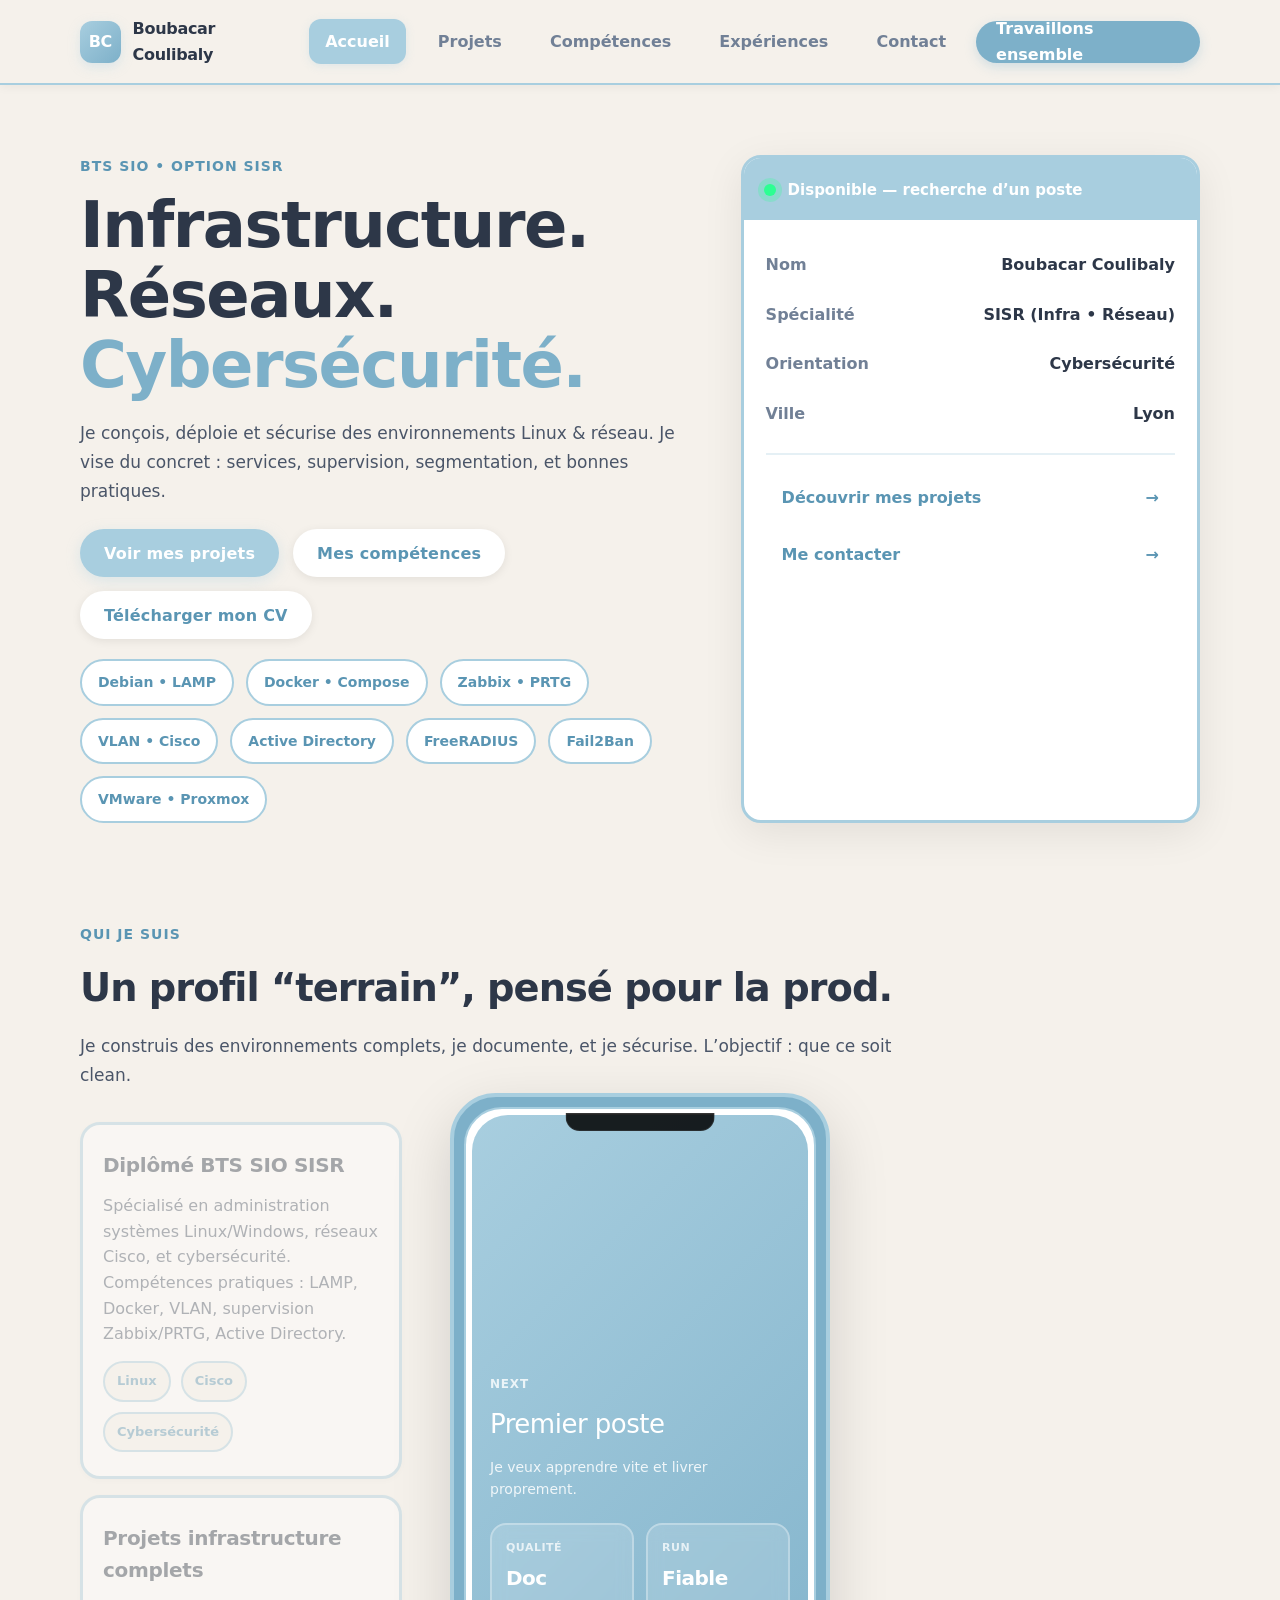
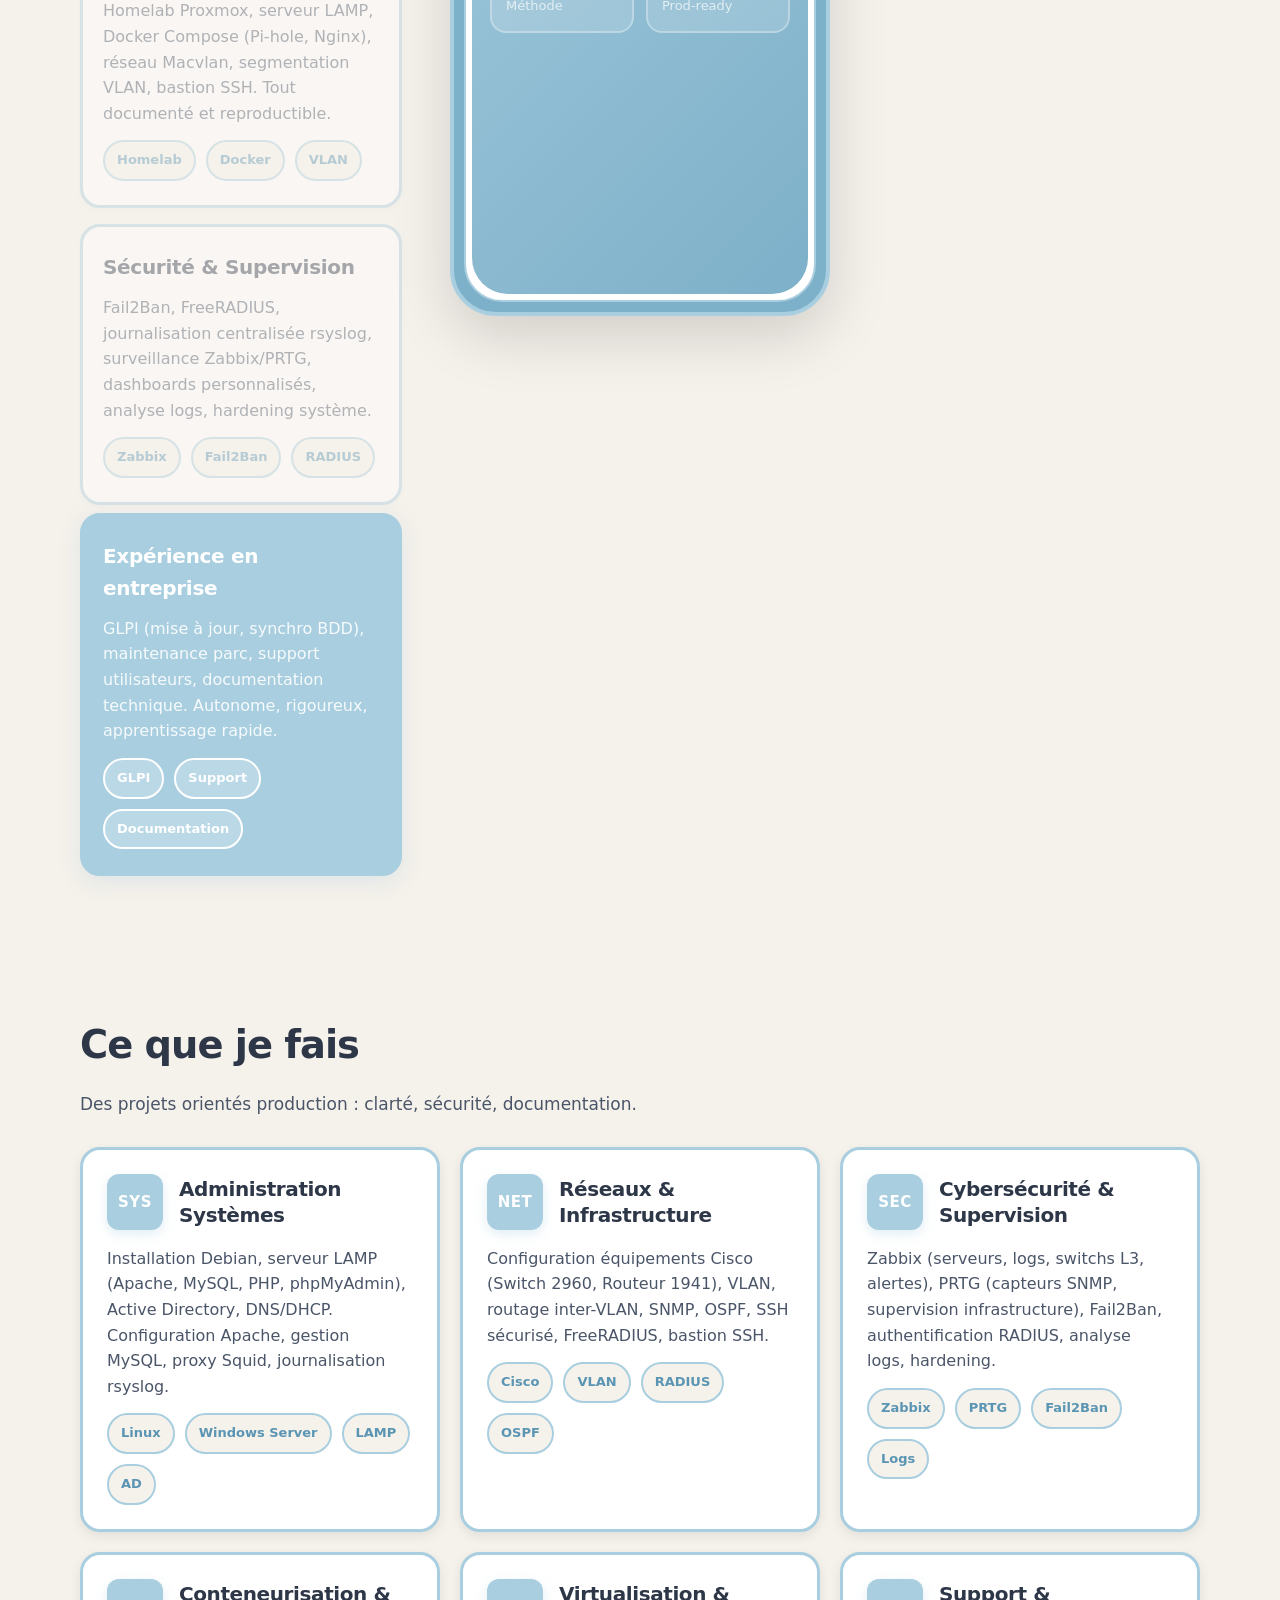
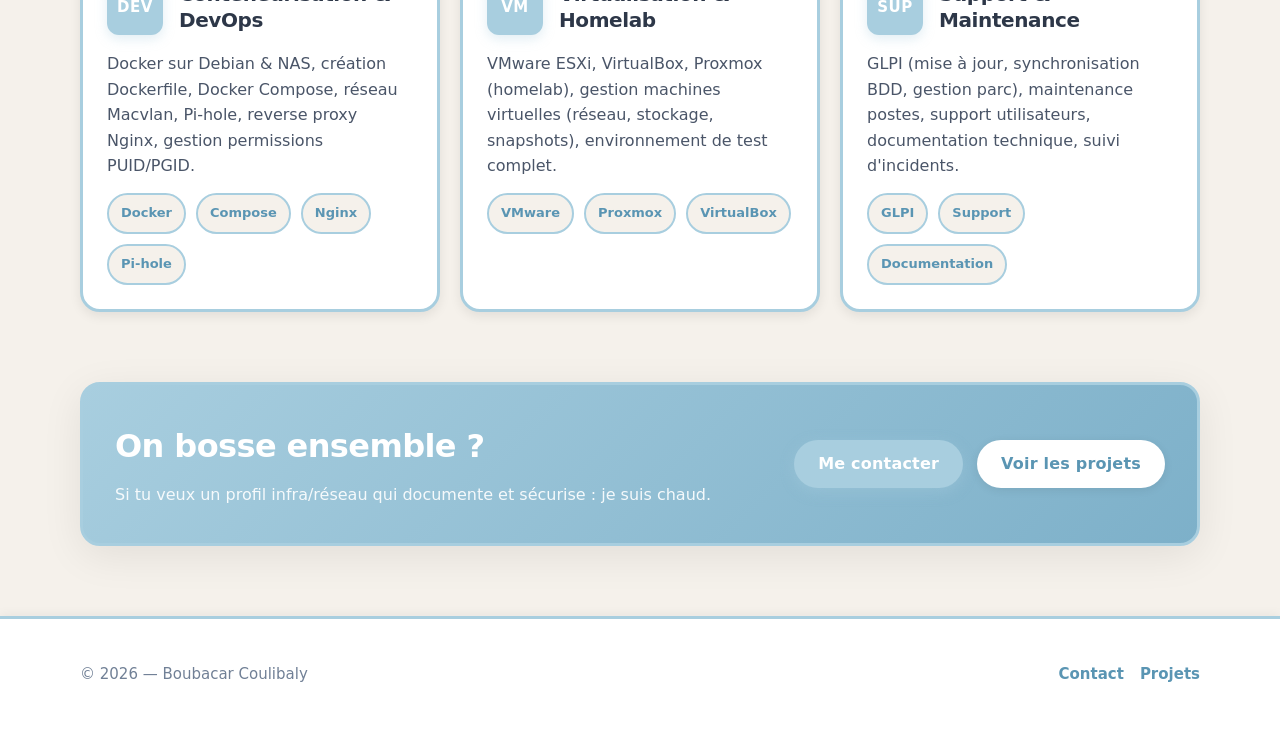
<file: index.html>
<!DOCTYPE html>
<html lang="fr">
<head>
  <meta charset="UTF-8" />
  <meta name="viewport" content="width=device-width, initial-scale=1.0" />
  <title>Boubacar Coulibaly | Portfolio</title>
  <meta name="description" content="Portfolio de Boubacar Coulibaly — BTS SIO SISR (Systèmes, Réseaux, Cybersécurité)." />

  <link rel="stylesheet" href="assets/css/style.css" />
</head>
<body>

  <!-- NAV (glass, Apple-like) -->
  <header class="topbar">
    <div class="container topbar-inner">
      <a class="brand" href="index.html" aria-label="Accueil">
        <span class="brand-mark">BC</span>
        <span class="brand-text">Boubacar Coulibaly</span>
      </a>

      <nav class="nav" aria-label="Navigation principale">
        <a class="nav-link is-active" href="index.html">Accueil</a>
        <a class="nav-link" href="projet.html">Projets</a>
        <a class="nav-link" href="competences.html">Compétences</a>
        <a class="nav-link" href="experiences.html">Expériences</a>
        <a class="nav-link" href="contact.html">Contact</a>
      </nav>

      <a class="nav-cta" href="contact.html">Travaillons ensemble</a>
    </div>
  </header>

  <main>

    <!-- HERO -->
    <section class="hero">
      <div class="container hero-grid">

        <div class="hero-copy">
          <p class="kicker">BTS SIO • Option SISR</p>

          <h1 class="hero-title">
            Infrastructure.<br />
            Réseaux.<br />
            <span class="accent">Cybersécurité.</span>
          </h1>

          <p class="hero-subtitle">
            Je conçois, déploie et sécurise des environnements Linux & réseau.
            Je vise du concret : services, supervision, segmentation, et bonnes pratiques.
          </p>

          <div class="hero-actions">
            <a class="btn btn-primary" href="projet.html">Voir mes projets</a>
            <a class="btn btn-ghost" href="competences.html">Mes compétences</a>
            <a class="btn btn-ghost" href="assets/docs/CV_Boubacar_Coulibaly.pdf" download>Télécharger mon CV</a>
          </div>

          <div class="hero-badges">
            <div class="badge">Debian • LAMP</div>
            <div class="badge">Docker • Compose</div>
            <div class="badge">Zabbix • PRTG</div>
            <div class="badge">VLAN • Cisco</div>
            <div class="badge">Active Directory</div>
            <div class="badge">FreeRADIUS</div>
            <div class="badge">Fail2Ban</div>
            <div class="badge">VMware • Proxmox</div>
          </div>
        </div>

        <div class="hero-panel">
          <div class="panel-head">
            <div class="dot"></div>
            <p class="panel-status">Disponible — recherche d’un poste</p>
          </div>

          <div class="panel-body">
            <div class="row">
              <span class="label">Nom</span>
              <span class="value">Boubacar Coulibaly</span>
            </div>
            <div class="row">
              <span class="label">Spécialité</span>
              <span class="value">SISR (Infra • Réseau)</span>
            </div>
            <div class="row">
              <span class="label">Orientation</span>
              <span class="value">Cybersécurité</span>
            </div>
            <div class="row">
              <span class="label">Ville</span>
              <span class="value">Lyon</span>
            </div>

            <div class="divider"></div>

            <a class="panel-link" href="projet.html">
              <span>Découvrir mes projets</span>
              <span class="arrow">→</span>
            </a>
            <a class="panel-link" href="contact.html">
              <span>Me contacter</span>
              <span class="arrow">→</span>
            </a>
          </div>
        </div>

      </div>
    </section>

    <!-- STORY (iPhone sticky center + fade) -->
    <section class="story" id="story">
      <div class="container story-head">
        <p class="kicker">Qui je suis</p>
        <h2 class="section-title">Un profil “terrain”, pensé pour la prod.</h2>
        <p class="section-subtitle">
          Je construis des environnements complets, je documente, et je sécurise. L’objectif : que ce soit clean.
        </p>
      </div>

      <div class="story-stage container">
        <!-- Left scroll text -->
        <div class="story-text">
          <article class="step is-active" data-step="0">
            <h3>Diplômé BTS SIO SISR</h3>
            <p>
              Spécialisé en administration systèmes Linux/Windows, réseaux Cisco, et cybersécurité.
              Compétences pratiques : LAMP, Docker, VLAN, supervision Zabbix/PRTG, Active Directory.
            </p>
            <div class="tags">
              <span>Linux</span><span>Cisco</span><span>Cybersécurité</span>
            </div>
          </article>

          <article class="step" data-step="1">
            <h3>Projets infrastructure complets</h3>
            <p>
              Homelab Proxmox, serveur LAMP, Docker Compose (Pi-hole, Nginx), réseau Macvlan,
              segmentation VLAN, bastion SSH. Tout documenté et reproductible.
            </p>
            <div class="tags">
              <span>Homelab</span><span>Docker</span><span>VLAN</span>
            </div>
          </article>

          <article class="step" data-step="2">
            <h3>Sécurité & Supervision</h3>
            <p>
              Fail2Ban, FreeRADIUS, journalisation centralisée rsyslog, surveillance Zabbix/PRTG,
              dashboards personnalisés, analyse logs, hardening système.
            </p>
            <div class="tags">
              <span>Zabbix</span><span>Fail2Ban</span><span>RADIUS</span>
            </div>
          </article>

          <article class="step" data-step="3">
            <h3>Expérience en entreprise</h3>
            <p>
              GLPI (mise à jour, synchro BDD), maintenance parc, support utilisateurs,
              documentation technique. Autonome, rigoureux, apprentissage rapide.
            </p>
            <div class="tags">
              <span>GLPI</span><span>Support</span><span>Documentation</span>
            </div>
          </article>
        </div>

        <!-- Center phone -->
        <div class="phone-wrap" aria-hidden="true">
          <div class="phone">
            <div class="phone-notch"></div>

            <div class="phone-screen">

              <div class="screen-slide is-active" data-slide="0">
                <div class="screen-kicker">Profil</div>
                <div class="screen-title">Boubacar Coulibaly</div>
                <div class="screen-text">BTS SIO SISR — Systèmes • Réseaux • Cybersécurité</div>

                <div class="screen-grid">
                  <div class="tile">
                    <div class="tile-top">Base</div>
                    <div class="tile-main">Debian</div>
                    <div class="tile-sub">Linux / Services</div>
                  </div>
                  <div class="tile">
                    <div class="tile-top">Réseau</div>
                    <div class="tile-main">VLAN</div>
                    <div class="tile-sub">Cisco / Switch</div>
                  </div>
                </div>
              </div>

              <div class="screen-slide" data-slide="1">
                <div class="screen-kicker">Build</div>
                <div class="screen-title">Stack & projets</div>
                <div class="screen-text">Je monte des environnements complets et cohérents.</div>

                <div class="screen-grid">
                  <div class="tile">
                    <div class="tile-top">Docker</div>
                    <div class="tile-main">Compose</div>
                    <div class="tile-sub">Services</div>
                  </div>
                  <div class="tile">
                    <div class="tile-top">Web</div>
                    <div class="tile-main">Proxy</div>
                    <div class="tile-sub">HTTPS / Reverse</div>
                  </div>
                </div>
              </div>

              <div class="screen-slide" data-slide="2">
                <div class="screen-kicker">Security</div>
                <div class="screen-title">Robustesse</div>
                <div class="screen-text">Durcissement + logs + accès : le trio qui sauve.</div>

                <div class="screen-grid">
                  <div class="tile">
                    <div class="tile-top">Contrôle</div>
                    <div class="tile-main">Accès</div>
                    <div class="tile-sub">Moindre privilège</div>
                  </div>
                  <div class="tile">
                    <div class="tile-top">Supervision</div>
                    <div class="tile-main">Alertes</div>
                    <div class="tile-sub">Zabbix / PRTG</div>
                  </div>
                </div>
              </div>

              <div class="screen-slide" data-slide="3">
                <div class="screen-kicker">Next</div>
                <div class="screen-title">Premier poste</div>
                <div class="screen-text">Je veux apprendre vite et livrer proprement.</div>

                <div class="screen-grid">
                  <div class="tile">
                    <div class="tile-top">Qualité</div>
                    <div class="tile-main">Doc</div>
                    <div class="tile-sub">Méthode</div>
                  </div>
                  <div class="tile">
                    <div class="tile-top">Run</div>
                    <div class="tile-main">Fiable</div>
                    <div class="tile-sub">Prod-ready</div>
                  </div>
                </div>
              </div>

            </div>
          </div>
        </div>

        <!-- Right spacer (for perfect centering) -->
        <div class="story-spacer" aria-hidden="true"></div>
      </div>
    </section>

    <!-- HIGHLIGHTS -->
    <section class="highlights">
      <div class="container">
        <h2 class="section-title">Ce que je fais</h2>
        <p class="section-subtitle">
          Des projets orientés production : clarté, sécurité, documentation.
        </p>

        <div class="cards">
          <article class="card">
            <div class="card-header">
              <div class="card-icon">SYS</div>
              <h3>Administration Systèmes</h3>
            </div>
            <p>Installation Debian, serveur LAMP (Apache, MySQL, PHP, phpMyAdmin), Active Directory, DNS/DHCP. Configuration Apache, gestion MySQL, proxy Squid, journalisation rsyslog.</p>
            <div class="tags">
              <span>Linux</span>
              <span>Windows Server</span>
              <span>LAMP</span>
              <span>AD</span>
            </div>
          </article>
          <article class="card">
            <div class="card-header">
              <div class="card-icon">NET</div>
              <h3>Réseaux & Infrastructure</h3>
            </div>
            <p>Configuration équipements Cisco (Switch 2960, Routeur 1941), VLAN, routage inter-VLAN, SNMP, OSPF, SSH sécurisé, FreeRADIUS, bastion SSH.</p>
            <div class="tags">
              <span>Cisco</span>
              <span>VLAN</span>
              <span>RADIUS</span>
              <span>OSPF</span>
            </div>
          </article>
          <article class="card">
            <div class="card-header">
              <div class="card-icon">SEC</div>
              <h3>Cybersécurité & Supervision</h3>
            </div>
            <p>Zabbix (serveurs, logs, switchs L3, alertes), PRTG (capteurs SNMP, supervision infrastructure), Fail2Ban, authentification RADIUS, analyse logs, hardening.</p>
            <div class="tags">
              <span>Zabbix</span>
              <span>PRTG</span>
              <span>Fail2Ban</span>
              <span>Logs</span>
            </div>
          </article>
          <article class="card">
            <div class="card-header">
              <div class="card-icon">DEV</div>
              <h3>Conteneurisation & DevOps</h3>
            </div>
            <p>Docker sur Debian & NAS, création Dockerfile, Docker Compose, réseau Macvlan, Pi-hole, reverse proxy Nginx, gestion permissions PUID/PGID.</p>
            <div class="tags">
              <span>Docker</span>
              <span>Compose</span>
              <span>Nginx</span>
              <span>Pi-hole</span>
            </div>
          </article>
          <article class="card">
            <div class="card-header">
              <div class="card-icon">VM</div>
              <h3>Virtualisation & Homelab</h3>
            </div>
            <p>VMware ESXi, VirtualBox, Proxmox (homelab), gestion machines virtuelles (réseau, stockage, snapshots), environnement de test complet.</p>
            <div class="tags">
              <span>VMware</span>
              <span>Proxmox</span>
              <span>VirtualBox</span>
            </div>
          </article>
          <article class="card">
            <div class="card-header">
              <div class="card-icon">SUP</div>
              <h3>Support & Maintenance</h3>
            </div>
            <p>GLPI (mise à jour, synchronisation BDD, gestion parc), maintenance postes, support utilisateurs, documentation technique, suivi d'incidents.</p>
            <div class="tags">
              <span>GLPI</span>
              <span>Support</span>
              <span>Documentation</span>
            </div>
          </article>
        </div>
      </div>
    </section>

    <!-- CTA -->
    <section class="cta">
      <div class="container cta-inner">
        <div>
          <h2>On bosse ensemble ?</h2>
          <p>Si tu veux un profil infra/réseau qui documente et sécurise : je suis chaud.</p>
        </div>
        <div class="cta-actions">
          <a class="btn btn-primary" href="contact.html">Me contacter</a>
          <a class="btn btn-ghost" href="projet.html">Voir les projets</a>
        </div>
      </div>
    </section>

    <script src="js/story.js" defer></script>
  </main>

  <footer class="footer">
    <div class="container footer-inner">
      <p>© 2026 — Boubacar Coulibaly</p>
      <div class="footer-links">
        <a href="contact.html">Contact</a>
        <a href="projet.html">Projets</a>
      </div>
    </div>
  </footer>

</body>
</html>
</file>
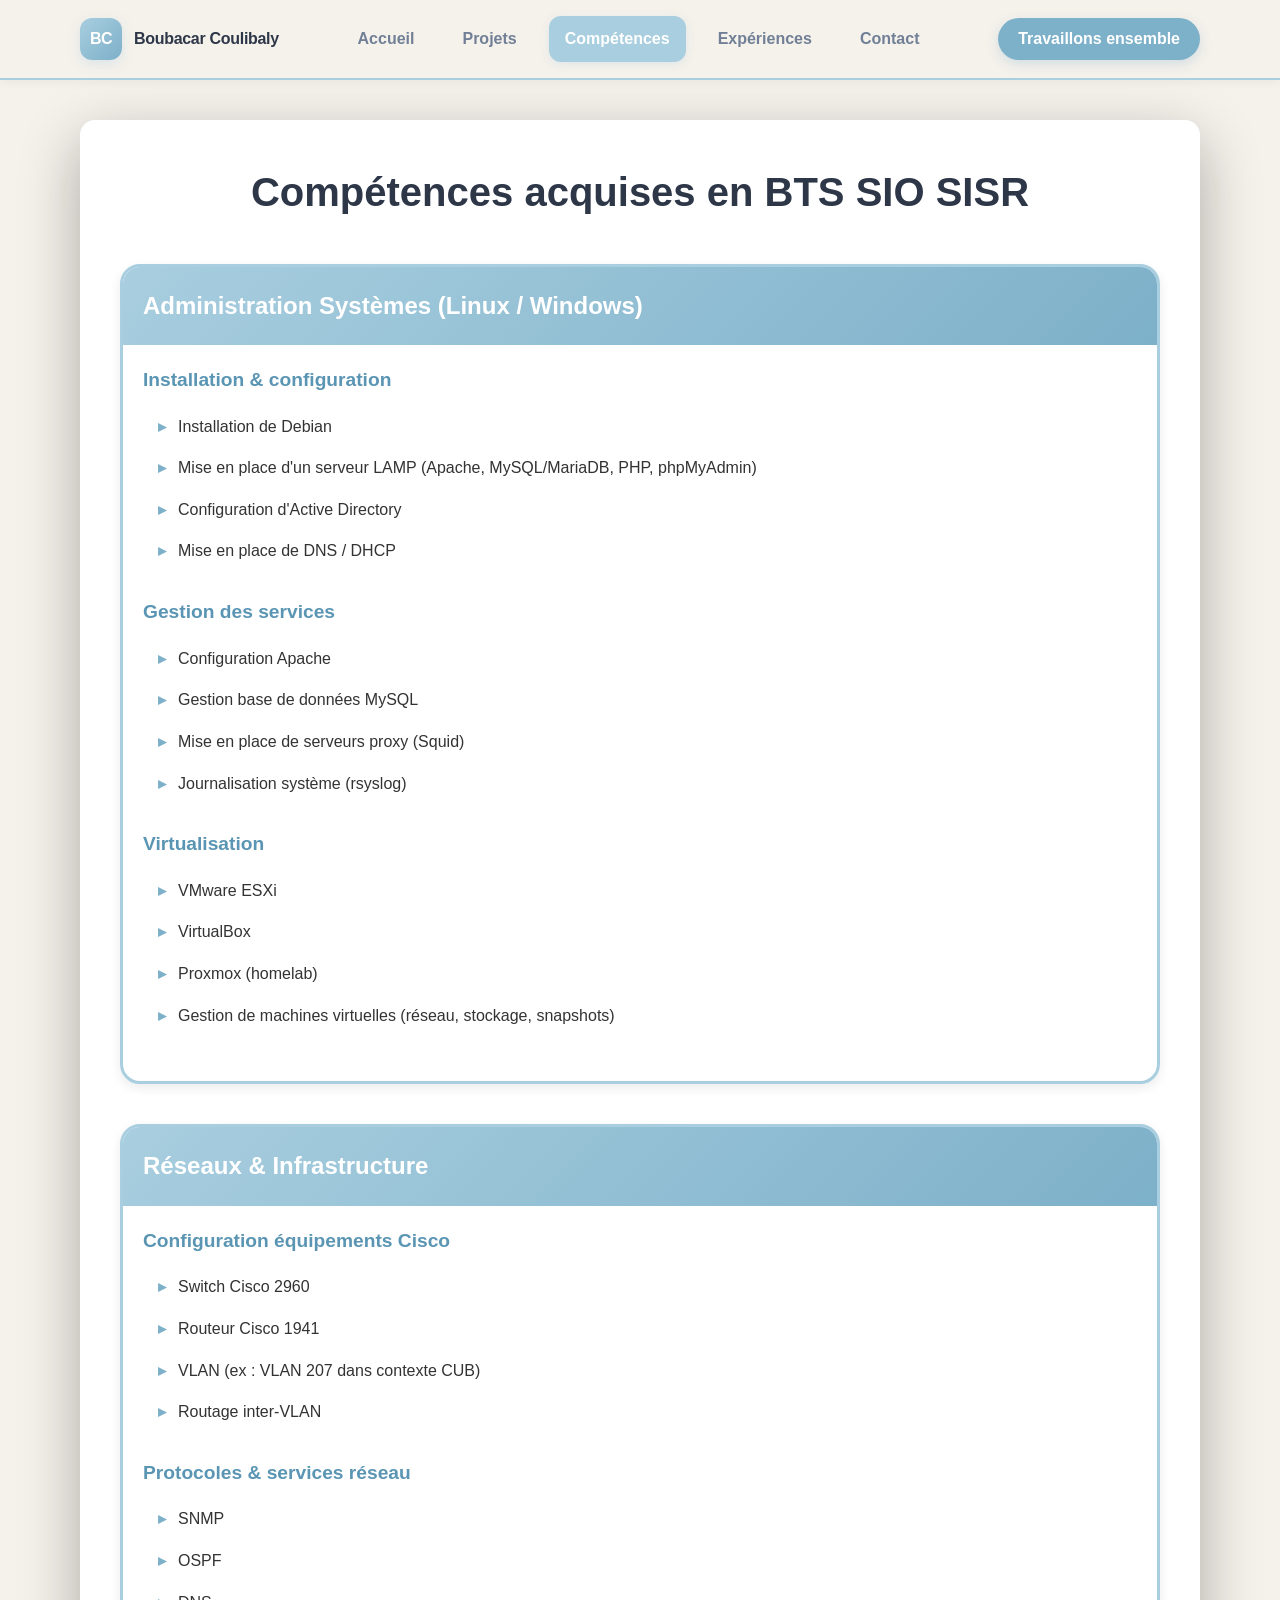
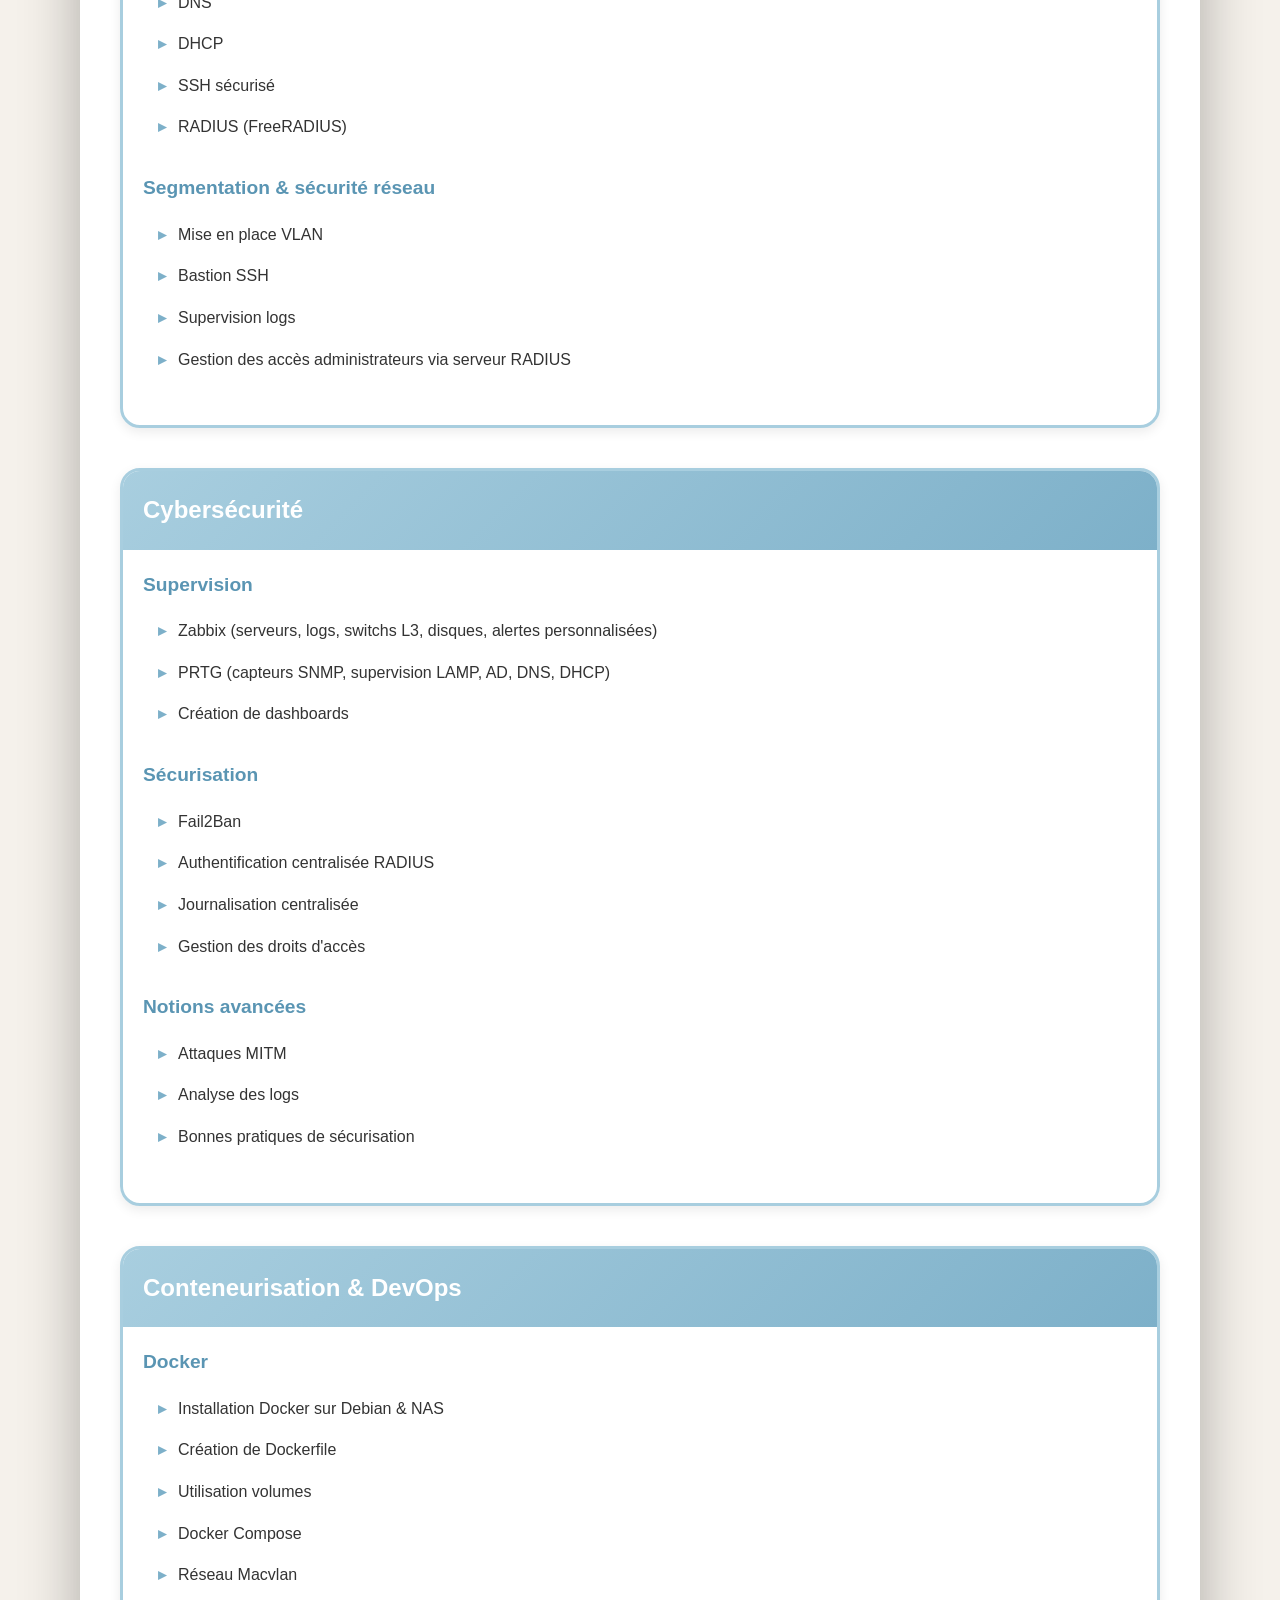
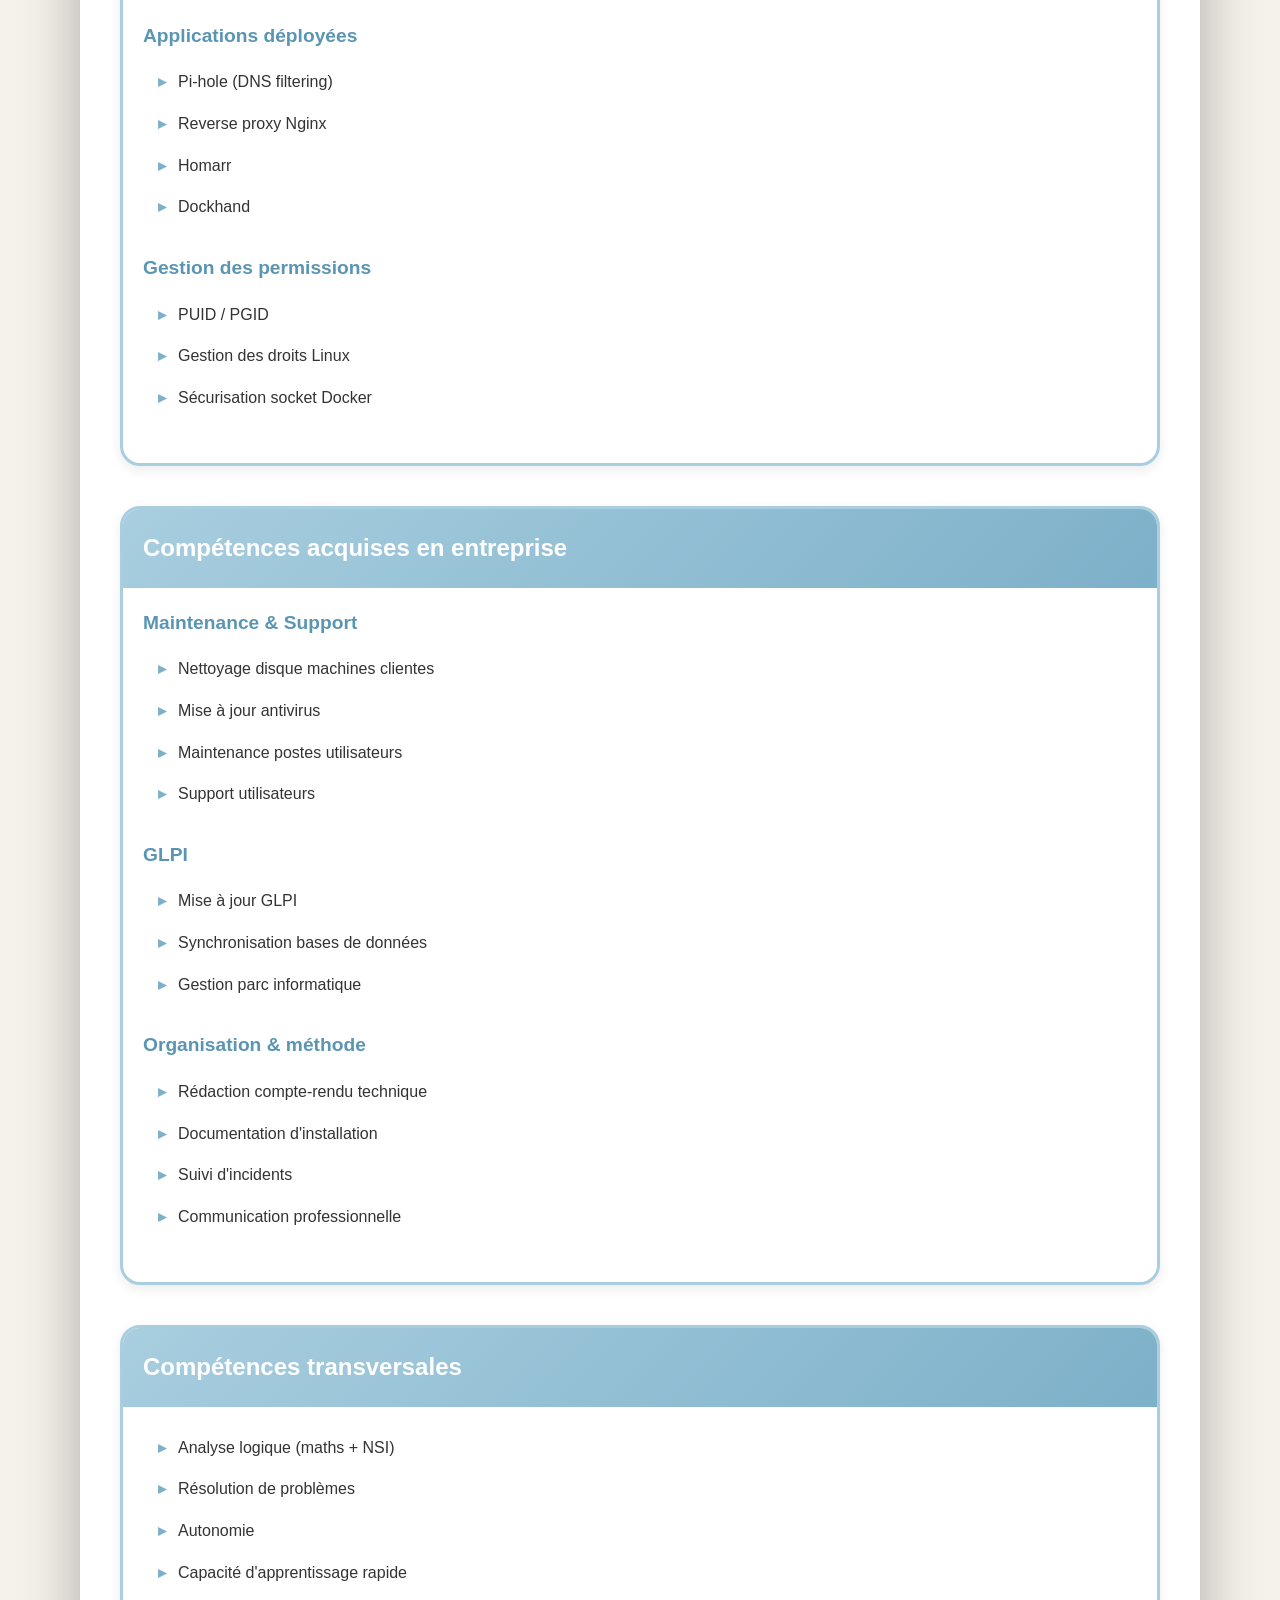
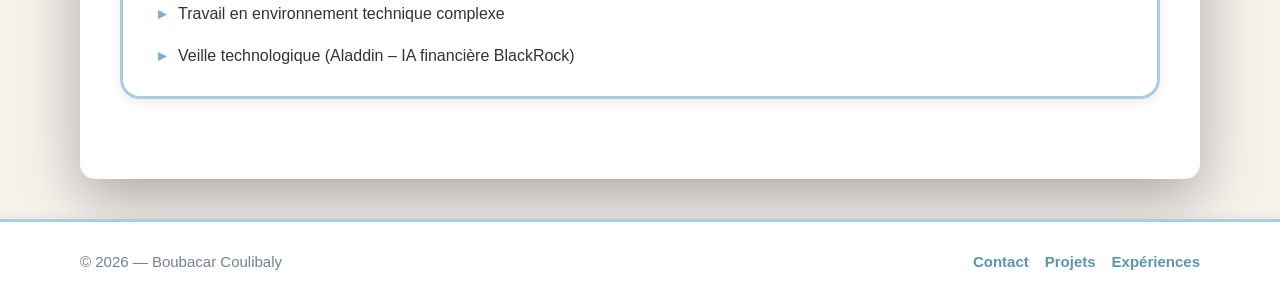
<file: competences.html>
<!DOCTYPE html>
<html lang="fr">
<head>
    <meta charset="UTF-8">
    <meta name="viewport" content="width=device-width, initial-scale=1.0">
    <title>Compétences | Boubacar Coulibaly</title>
    <link rel="stylesheet" href="assets/css/style.css" />
    <style>
        * {
            margin: 0;
            padding: 0;
            box-sizing: border-box;
        }

        body {
            font-family: 'Segoe UI', Tahoma, Geneva, Verdana, sans-serif;
            background: #f5f1eb;
            padding: 0;
            min-height: 100vh;
        }

        main {
            padding: 40px 20px;
        }

        main .container {
            max-width: 1200px;
            margin: 0 auto;
            background: white;
            border-radius: 15px;
            box-shadow: 0 20px 60px rgba(0, 0, 0, 0.3);
            padding: 40px;
        }

        main h1 {
            text-align: center;
            color: #2d3748;
            margin-bottom: 40px;
            font-size: 2.5em;
        }

        .competence-section {
            margin-bottom: 40px;
            border: 3px solid #a8cedf;
            border-radius: 20px;
            overflow: hidden;
            box-shadow: 0 4px 12px rgba(0,0,0,.08);
        }

        .section-header {
            background: linear-gradient(135deg, #a8cedf 0%, #7db0c9 100%);
            color: white;
            padding: 20px;
            font-size: 1.5em;
            font-weight: bold;
        }

        .section-content {
            padding: 20px;
        }

        .subsection {
            margin-bottom: 25px;
        }

        .subsection-title {
            color: #5a95b3;
            font-size: 1.2em;
            font-weight: bold;
            margin-bottom: 10px;
            display: flex;
            align-items: center;
        }


        .competence-list {
            list-style: none;
            padding-left: 35px;
        }

        .competence-list li {
            padding: 8px 0;
            position: relative;
            color: #333;
            line-height: 1.6;
        }

        .competence-list li::before {
            content: "▸";
            position: absolute;
            left: -20px;
            color: #7db0c9;
            font-weight: bold;
        }


        @media (max-width: 768px) {
            main .container {
                padding: 20px;
            }

            main h1 {
                font-size: 1.8em;
            }

            .section-header {
                font-size: 1.2em;
                padding: 15px;
            }
        }

        .highlight {
            background-color: #f0f4ff;
            padding: 2px 6px;
            border-radius: 3px;
            font-weight: 500;
        }
    </style>
</head>
<body>

  <!-- NAV -->
  <header class="topbar">
    <div class="container topbar-inner">
      <a class="brand" href="index.html" aria-label="Accueil">
        <span class="brand-mark">BC</span>
        <span class="brand-text">Boubacar Coulibaly</span>
      </a>

      <nav class="nav" aria-label="Navigation principale">
        <a class="nav-link" href="index.html">Accueil</a>
        <a class="nav-link" href="projet.html">Projets</a>
        <a class="nav-link is-active" href="competences.html">Compétences</a>
        <a class="nav-link" href="experiences.html">Expériences</a>
        <a class="nav-link" href="contact.html">Contact</a>
      </nav>

      <a class="nav-cta" href="contact.html">Travaillons ensemble</a>
    </div>
  </header>

  <main>
    <div class="container">
        <h1>Compétences acquises en BTS SIO SISR</h1>

        <!-- Administration Systèmes -->
        <div class="competence-section">
            <div class="section-header">
                Administration Systèmes (Linux / Windows)
            </div>
            <div class="section-content">
                <div class="subsection">
                    <div class="subsection-title">Installation & configuration</div>
                    <ul class="competence-list">
                        <li>Installation de Debian</li>
                        <li>Mise en place d'un serveur LAMP (Apache, MySQL/MariaDB, PHP, phpMyAdmin)</li>
                        <li>Configuration d'Active Directory</li>
                        <li>Mise en place de DNS / DHCP</li>
                    </ul>
                </div>

                <div class="subsection">
                    <div class="subsection-title">Gestion des services</div>
                    <ul class="competence-list">
                        <li>Configuration Apache</li>
                        <li>Gestion base de données MySQL</li>
                        <li>Mise en place de serveurs proxy (Squid)</li>
                        <li>Journalisation système (rsyslog)</li>
                    </ul>
                </div>

                <div class="subsection">
                    <div class="subsection-title">Virtualisation</div>
                    <ul class="competence-list">
                        <li>VMware ESXi</li>
                        <li>VirtualBox</li>
                        <li>Proxmox (homelab)</li>
                        <li>Gestion de machines virtuelles (réseau, stockage, snapshots)</li>
                    </ul>
                </div>
            </div>
        </div>

        <!-- Réseaux & Infrastructure -->
        <div class="competence-section">
            <div class="section-header">
                Réseaux & Infrastructure
            </div>
            <div class="section-content">
                <div class="subsection">
                    <div class="subsection-title">Configuration équipements Cisco</div>
                    <ul class="competence-list">
                        <li>Switch Cisco 2960</li>
                        <li>Routeur Cisco 1941</li>
                        <li>VLAN (ex : VLAN 207 dans contexte CUB)</li>
                        <li>Routage inter-VLAN</li>
                    </ul>
                </div>

                <div class="subsection">
                    <div class="subsection-title">Protocoles & services réseau</div>
                    <ul class="competence-list">
                        <li>SNMP</li>
                        <li>OSPF</li>
                        <li>DNS</li>
                        <li>DHCP</li>
                        <li>SSH sécurisé</li>
                        <li>RADIUS (FreeRADIUS)</li>
                    </ul>
                </div>

                <div class="subsection">
                    <div class="subsection-title">Segmentation & sécurité réseau</div>
                    <ul class="competence-list">
                        <li>Mise en place VLAN</li>
                        <li>Bastion SSH</li>
                        <li>Supervision logs</li>
                        <li>Gestion des accès administrateurs via serveur RADIUS</li>
                    </ul>
                </div>
            </div>
        </div>

        <!-- Cybersécurité -->
        <div class="competence-section">
            <div class="section-header">
                Cybersécurité
            </div>
            <div class="section-content">
                <div class="subsection">
                    <div class="subsection-title">Supervision</div>
                    <ul class="competence-list">
                        <li>Zabbix (serveurs, logs, switchs L3, disques, alertes personnalisées)</li>
                        <li>PRTG (capteurs SNMP, supervision LAMP, AD, DNS, DHCP)</li>
                        <li>Création de dashboards</li>
                    </ul>
                </div>

                <div class="subsection">
                    <div class="subsection-title">Sécurisation</div>
                    <ul class="competence-list">
                        <li>Fail2Ban</li>
                        <li>Authentification centralisée RADIUS</li>
                        <li>Journalisation centralisée</li>
                        <li>Gestion des droits d'accès</li>
                    </ul>
                </div>

                <div class="subsection">
                    <div class="subsection-title">Notions avancées</div>
                    <ul class="competence-list">
                        <li>Attaques MITM</li>
                        <li>Analyse des logs</li>
                        <li>Bonnes pratiques de sécurisation</li>
                    </ul>
                </div>
            </div>
        </div>

        <!-- Conteneurisation & DevOps -->
        <div class="competence-section">
            <div class="section-header">
                Conteneurisation & DevOps
            </div>
            <div class="section-content">
                <div class="subsection">
                    <div class="subsection-title">Docker</div>
                    <ul class="competence-list">
                        <li>Installation Docker sur Debian & NAS</li>
                        <li>Création de Dockerfile</li>
                        <li>Utilisation volumes</li>
                        <li>Docker Compose</li>
                        <li>Réseau Macvlan</li>
                    </ul>
                </div>

                <div class="subsection">
                    <div class="subsection-title">Applications déployées</div>
                    <ul class="competence-list">
                        <li>Pi-hole (DNS filtering)</li>
                        <li>Reverse proxy Nginx</li>
                        <li>Homarr</li>
                        <li>Dockhand</li>
                    </ul>
                </div>

                <div class="subsection">
                    <div class="subsection-title">Gestion des permissions</div>
                    <ul class="competence-list">
                        <li>PUID / PGID</li>
                        <li>Gestion des droits Linux</li>
                        <li>Sécurisation socket Docker</li>
                    </ul>
                </div>
            </div>
        </div>

        <!-- Compétences acquises en entreprise -->
        <div class="competence-section">
            <div class="section-header">
                Compétences acquises en entreprise
            </div>
            <div class="section-content">
                <div class="subsection">
                    <div class="subsection-title">Maintenance & Support</div>
                    <ul class="competence-list">
                        <li>Nettoyage disque machines clientes</li>
                        <li>Mise à jour antivirus</li>
                        <li>Maintenance postes utilisateurs</li>
                        <li>Support utilisateurs</li>
                    </ul>
                </div>

                <div class="subsection">
                    <div class="subsection-title">GLPI</div>
                    <ul class="competence-list">
                        <li>Mise à jour GLPI</li>
                        <li>Synchronisation bases de données</li>
                        <li>Gestion parc informatique</li>
                    </ul>
                </div>

                <div class="subsection">
                    <div class="subsection-title">Organisation & méthode</div>
                    <ul class="competence-list">
                        <li>Rédaction compte-rendu technique</li>
                        <li>Documentation d'installation</li>
                        <li>Suivi d'incidents</li>
                        <li>Communication professionnelle</li>
                    </ul>
                </div>
            </div>
        </div>

        <!-- Compétences transversales -->
        <div class="competence-section">
            <div class="section-header">
                Compétences transversales
            </div>
            <div class="section-content">
                <ul class="competence-list">
                    <li>Analyse logique (maths + NSI)</li>
                    <li>Résolution de problèmes</li>
                    <li>Autonomie</li>
                    <li>Capacité d'apprentissage rapide</li>
                    <li>Travail en environnement technique complexe</li>
                    <li>Veille technologique (Aladdin – IA financière BlackRock)</li>
                </ul>
            </div>
        </div>
    </div>
  </main>

  <footer class="footer">
    <div class="container footer-inner">
      <p>© 2026 — Boubacar Coulibaly</p>
      <div class="footer-links">
        <a href="contact.html">Contact</a>
        <a href="projet.html">Projets</a>
        <a href="experiences.html">Expériences</a>
      </div>
    </div>
  </footer>

</body>
</html>
</file>
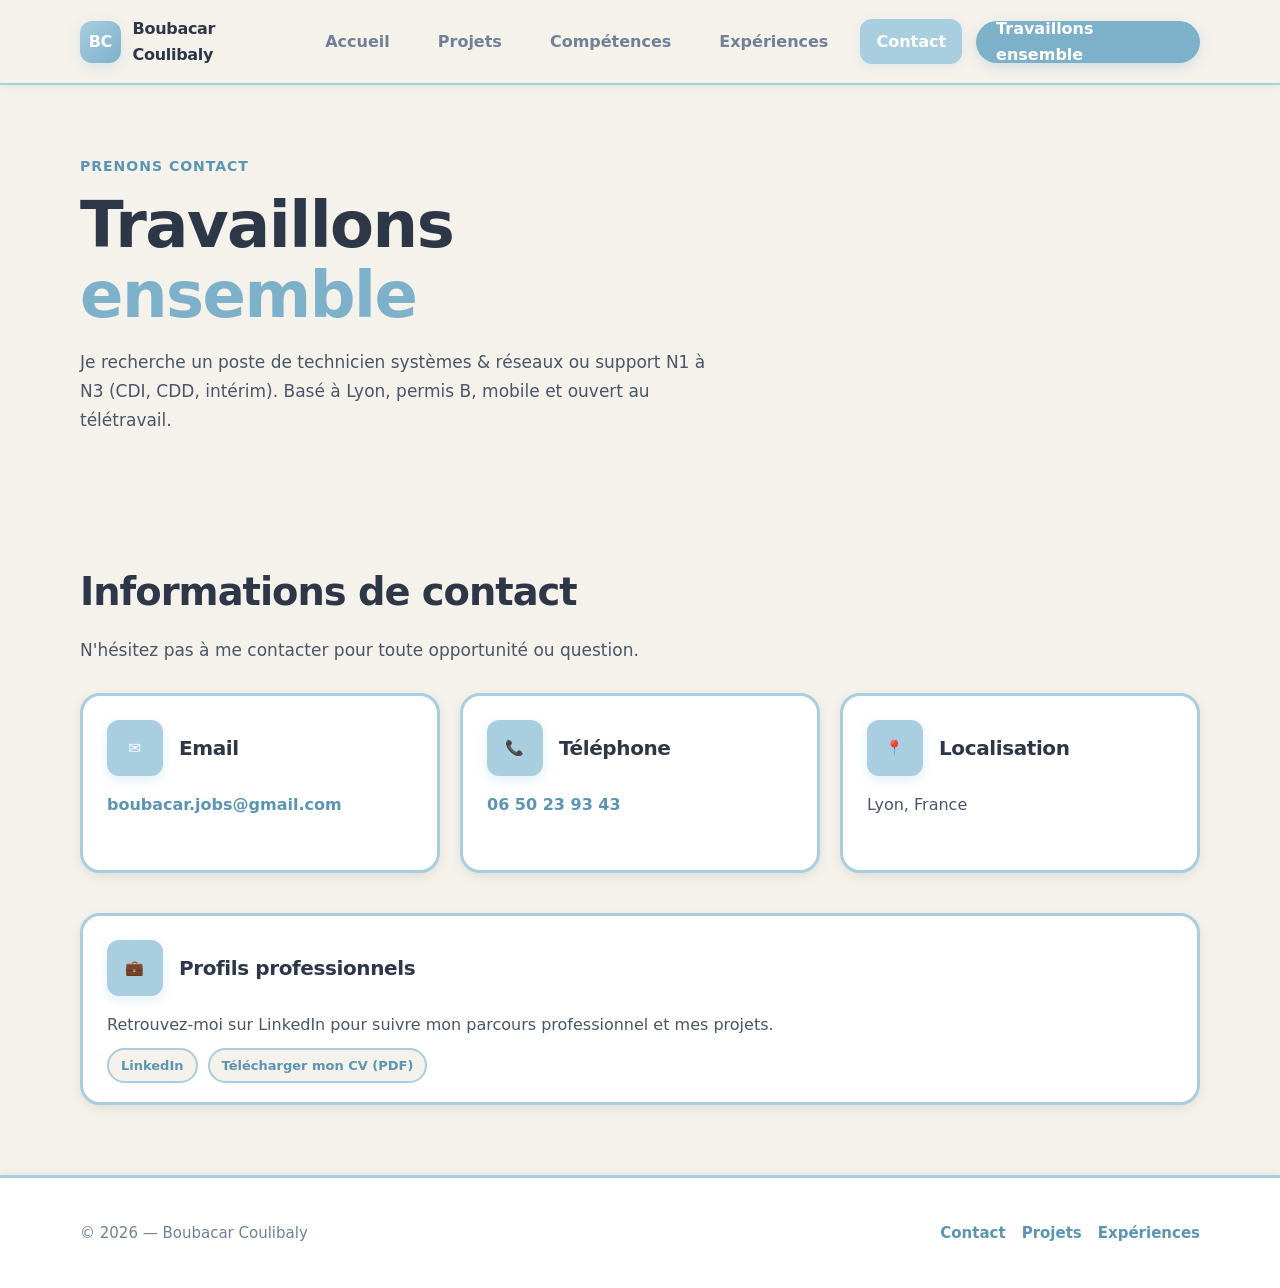
<file: contact.html>
<!DOCTYPE html>
<html lang="fr">
<head>
  <meta charset="UTF-8" />
  <meta name="viewport" content="width=device-width, initial-scale=1.0" />
  <title>Contact | Boubacar Coulibaly</title>
  <meta name="description" content="Contactez Boubacar Coulibaly — BTS SIO SISR." />

  <link rel="stylesheet" href="assets/css/style.css" />
</head>
<body>

  <!-- NAV -->
  <header class="topbar">
    <div class="container topbar-inner">
      <a class="brand" href="index.html" aria-label="Accueil">
        <span class="brand-mark">BC</span>
        <span class="brand-text">Boubacar Coulibaly</span>
      </a>

      <nav class="nav" aria-label="Navigation principale">
        <a class="nav-link" href="index.html">Accueil</a>
        <a class="nav-link" href="projet.html">Projets</a>
        <a class="nav-link" href="competences.html">Compétences</a>
        <a class="nav-link" href="experiences.html">Expériences</a>
        <a class="nav-link is-active" href="contact.html">Contact</a>
      </nav>

      <a class="nav-cta" href="contact.html">Travaillons ensemble</a>
    </div>
  </header>

  <main>

    <!-- HERO -->
    <section class="hero">
      <div class="container">
        <p class="kicker">Prenons contact</p>
        <h1 class="hero-title">
          Travaillons<br />
          <span class="accent">ensemble</span>
        </h1>
        <p class="hero-subtitle">
          Je recherche un poste de technicien systèmes &amp; réseaux ou support N1 à N3 (CDI, CDD, intérim). Basé à Lyon, permis B, mobile et ouvert au télétravail.
        </p>
      </div>
    </section>

    <!-- CONTACT INFO -->
    <section class="highlights">
      <div class="container">
        <h2 class="section-title">Informations de contact</h2>
        <p class="section-subtitle">
          N'hésitez pas à me contacter pour toute opportunité ou question.
        </p>

        <div class="cards">
          <article class="card">
            <div class="card-header">
              <div class="card-icon">✉️</div>
              <h3>Email</h3>
            </div>
            <p><a href="mailto:boubacar.jobs@gmail.com" style="color: var(--blue-text); font-weight: 600;">boubacar.jobs@gmail.com</a></p>
          </article>

          <article class="card">
            <div class="card-header">
              <div class="card-icon">📞</div>
              <h3>Téléphone</h3>
            </div>
            <p><a href="tel:+33650239343" style="color: var(--blue-text); font-weight: 600;">06 50 23 93 43</a></p>
          </article>

          <article class="card">
            <div class="card-header">
              <div class="card-icon">📍</div>
              <h3>Localisation</h3>
            </div>
            <p>Lyon, France</p>
          </article>
        </div>

        <div style="margin-top: 40px;">
          <article class="card">
            <div class="card-header">
              <div class="card-icon">💼</div>
              <h3>Profils professionnels</h3>
            </div>
            <p>Retrouvez-moi sur LinkedIn pour suivre mon parcours professionnel et mes projets.</p>
            <div class="tags" style="margin-top: 12px;">
              <a href="https://www.linkedin.com/in/boubacar-coulibaly-45965b202/" target="_blank" rel="noopener noreferrer" style="text-decoration: none;">
                <span style="cursor: pointer; transition: all .2s ease;" onmouseover="this.style.transform='scale(1.05)'" onmouseout="this.style.transform='scale(1)'">LinkedIn</span>
              </a>
              <a href="assets/docs/CV_Boubacar_Coulibaly.pdf" download style="text-decoration: none;">
                <span style="cursor: pointer;">Télécharger mon CV (PDF)</span>
              </a>
            </div>
          </article>
        </div>
      </div>
    </section>

  </main>

  <footer class="footer">
    <div class="container footer-inner">
      <p>© 2026 — Boubacar Coulibaly</p>
      <div class="footer-links">
        <a href="contact.html">Contact</a>
        <a href="projet.html">Projets</a>
        <a href="experiences.html">Expériences</a>
      </div>
    </div>
  </footer>

</body>
</html>
</file>
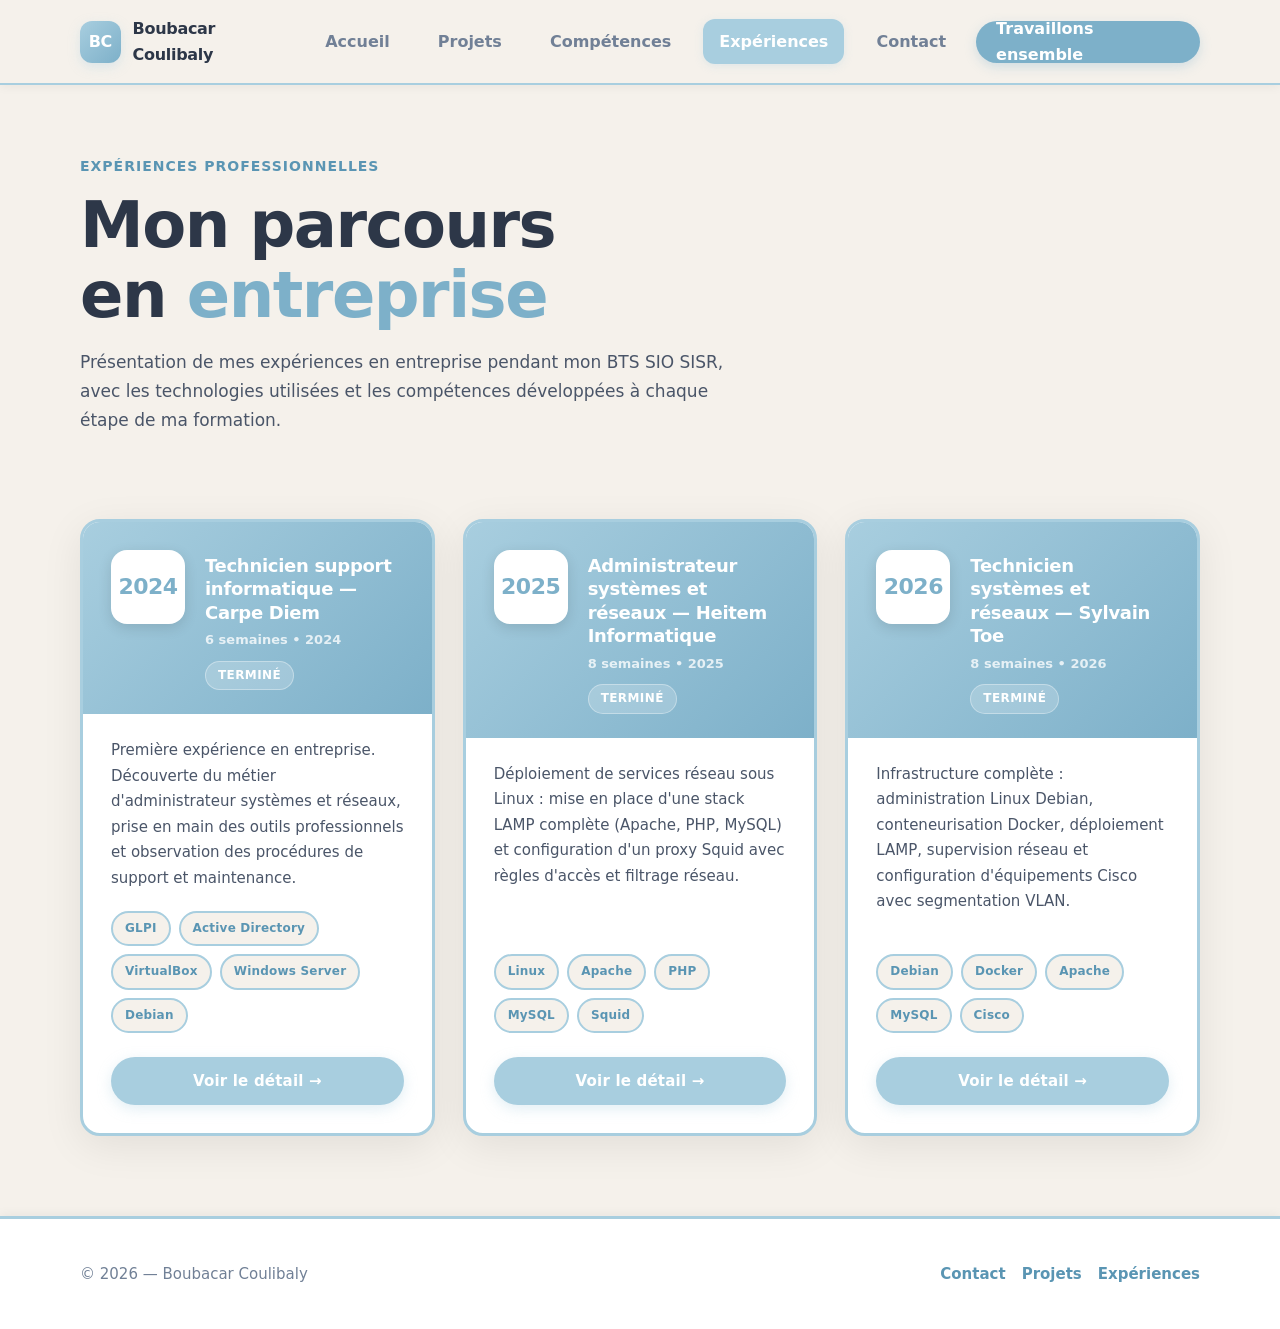
<file: experiences.html>
<!DOCTYPE html>
<html lang="fr">
<head>
  <meta charset="UTF-8" />
  <meta name="viewport" content="width=device-width, initial-scale=1.0" />
  <title>Expériences | Boubacar Coulibaly</title>
  <meta name="description" content="Expériences en entreprise de Boubacar Coulibaly — BTS SIO SISR." />

  <link rel="stylesheet" href="assets/css/style.css" />
  <link rel="stylesheet" href="assets/css/stage.css" />
</head>
<body>

  <!-- NAV -->
  <header class="topbar">
    <div class="container topbar-inner">
      <a class="brand" href="index.html" aria-label="Accueil">
        <span class="brand-mark">BC</span>
        <span class="brand-text">Boubacar Coulibaly</span>
      </a>

      <nav class="nav" aria-label="Navigation principale">
        <a class="nav-link" href="index.html">Accueil</a>
        <a class="nav-link" href="projet.html">Projets</a>
        <a class="nav-link" href="competences.html">Compétences</a>
        <a class="nav-link is-active" href="experiences.html">Expériences</a>
        <a class="nav-link" href="contact.html">Contact</a>
      </nav>

      <a class="nav-cta" href="contact.html">Travaillons ensemble</a>
    </div>
  </header>

  <main>

    <!-- HERO -->
    <section class="hero">
      <div class="container">
        <p class="kicker">Expériences professionnelles</p>
        <h1 class="hero-title">
          Mon parcours<br />
          en <span class="accent">entreprise</span>
        </h1>
        <p class="hero-subtitle">
          Présentation de mes expériences en entreprise pendant mon BTS SIO SISR,
          avec les technologies utilisées et les compétences développées
          à chaque étape de ma formation.
        </p>
      </div>
    </section>

    <!-- HUB : 3 CARTES STAGES -->
    <section class="stage-hub-section">
      <div class="container">

        <div class="stage-years-grid">

          <!-- ── Stage 2024 ── -->
          <article class="stage-year-card">
            <div class="syc-header">
              <div class="syc-year">2024</div>
              <div class="syc-meta">
                <h2>Technicien support informatique — Carpe Diem</h2>
                <span class="syc-duration">6 semaines • 2024</span>
                <span class="syc-status done">Terminé</span>
              </div>
            </div>
            <div class="syc-body">
              <p class="syc-desc">
                Première expérience en entreprise. Découverte du métier d'administrateur systèmes
                et réseaux, prise en main des outils professionnels et observation des
                procédures de support et maintenance.
              </p>
              <div class="syc-techs">
                <span class="syc-tech-badge">GLPI</span>
                <span class="syc-tech-badge">Active Directory</span>
                <span class="syc-tech-badge">VirtualBox</span>
                <span class="syc-tech-badge">Windows Server</span>
                <span class="syc-tech-badge">Debian</span>
              </div>
            </div>
            <div class="syc-footer">
              <a href="experiences/2024.html" class="btn btn-primary">Voir le détail &rarr;</a>
            </div>
          </article>

          <!-- ── Stage 2025 ── -->
          <article class="stage-year-card">
            <div class="syc-header">
              <div class="syc-year">2025</div>
              <div class="syc-meta">
                <h2>Administrateur systèmes et réseaux — Heitem Informatique</h2>
                <span class="syc-duration">8 semaines • 2025</span>
                <span class="syc-status done">Terminé</span>
              </div>
            </div>
            <div class="syc-body">
              <p class="syc-desc">
                Déploiement de services réseau sous Linux : mise en place d'une
                stack LAMP complète (Apache, PHP, MySQL) et configuration d'un
                proxy Squid avec règles d'accès et filtrage réseau.
              </p>
              <div class="syc-techs">
                <span class="syc-tech-badge">Linux</span>
                <span class="syc-tech-badge">Apache</span>
                <span class="syc-tech-badge">PHP</span>
                <span class="syc-tech-badge">MySQL</span>
                <span class="syc-tech-badge">Squid</span>
              </div>
            </div>
            <div class="syc-footer">
              <a href="experiences/2025.html" class="btn btn-primary">Voir le détail &rarr;</a>
            </div>
          </article>

          <!-- ── Stage 2026 ── -->
          <article class="stage-year-card">
            <div class="syc-header">
              <div class="syc-year">2026</div>
              <div class="syc-meta">
                <h2>Technicien systèmes et réseaux — Sylvain Toe</h2>
                <span class="syc-duration">8 semaines • 2026</span>
                <span class="syc-status done">Terminé</span>
              </div>
            </div>
            <div class="syc-body">
              <p class="syc-desc">
                Infrastructure complète : administration Linux Debian, conteneurisation
                Docker, déploiement LAMP, supervision réseau et configuration
                d'équipements Cisco avec segmentation VLAN.
              </p>
              <div class="syc-techs">
                <span class="syc-tech-badge">Debian</span>
                <span class="syc-tech-badge">Docker</span>
                <span class="syc-tech-badge">Apache</span>
                <span class="syc-tech-badge">MySQL</span>
                <span class="syc-tech-badge">Cisco</span>
              </div>
            </div>
            <div class="syc-footer">
              <a href="experiences/2026.html" class="btn btn-primary">Voir le détail &rarr;</a>
            </div>
          </article>

        </div>
      </div>
    </section>

  </main>

  <footer class="footer">
    <div class="container footer-inner">
      <p>© 2026 — Boubacar Coulibaly</p>
      <div class="footer-links">
        <a href="contact.html">Contact</a>
        <a href="projet.html">Projets</a>
        <a href="experiences.html">Expériences</a>
      </div>
    </div>
  </footer>

</body>
</html>
</file>
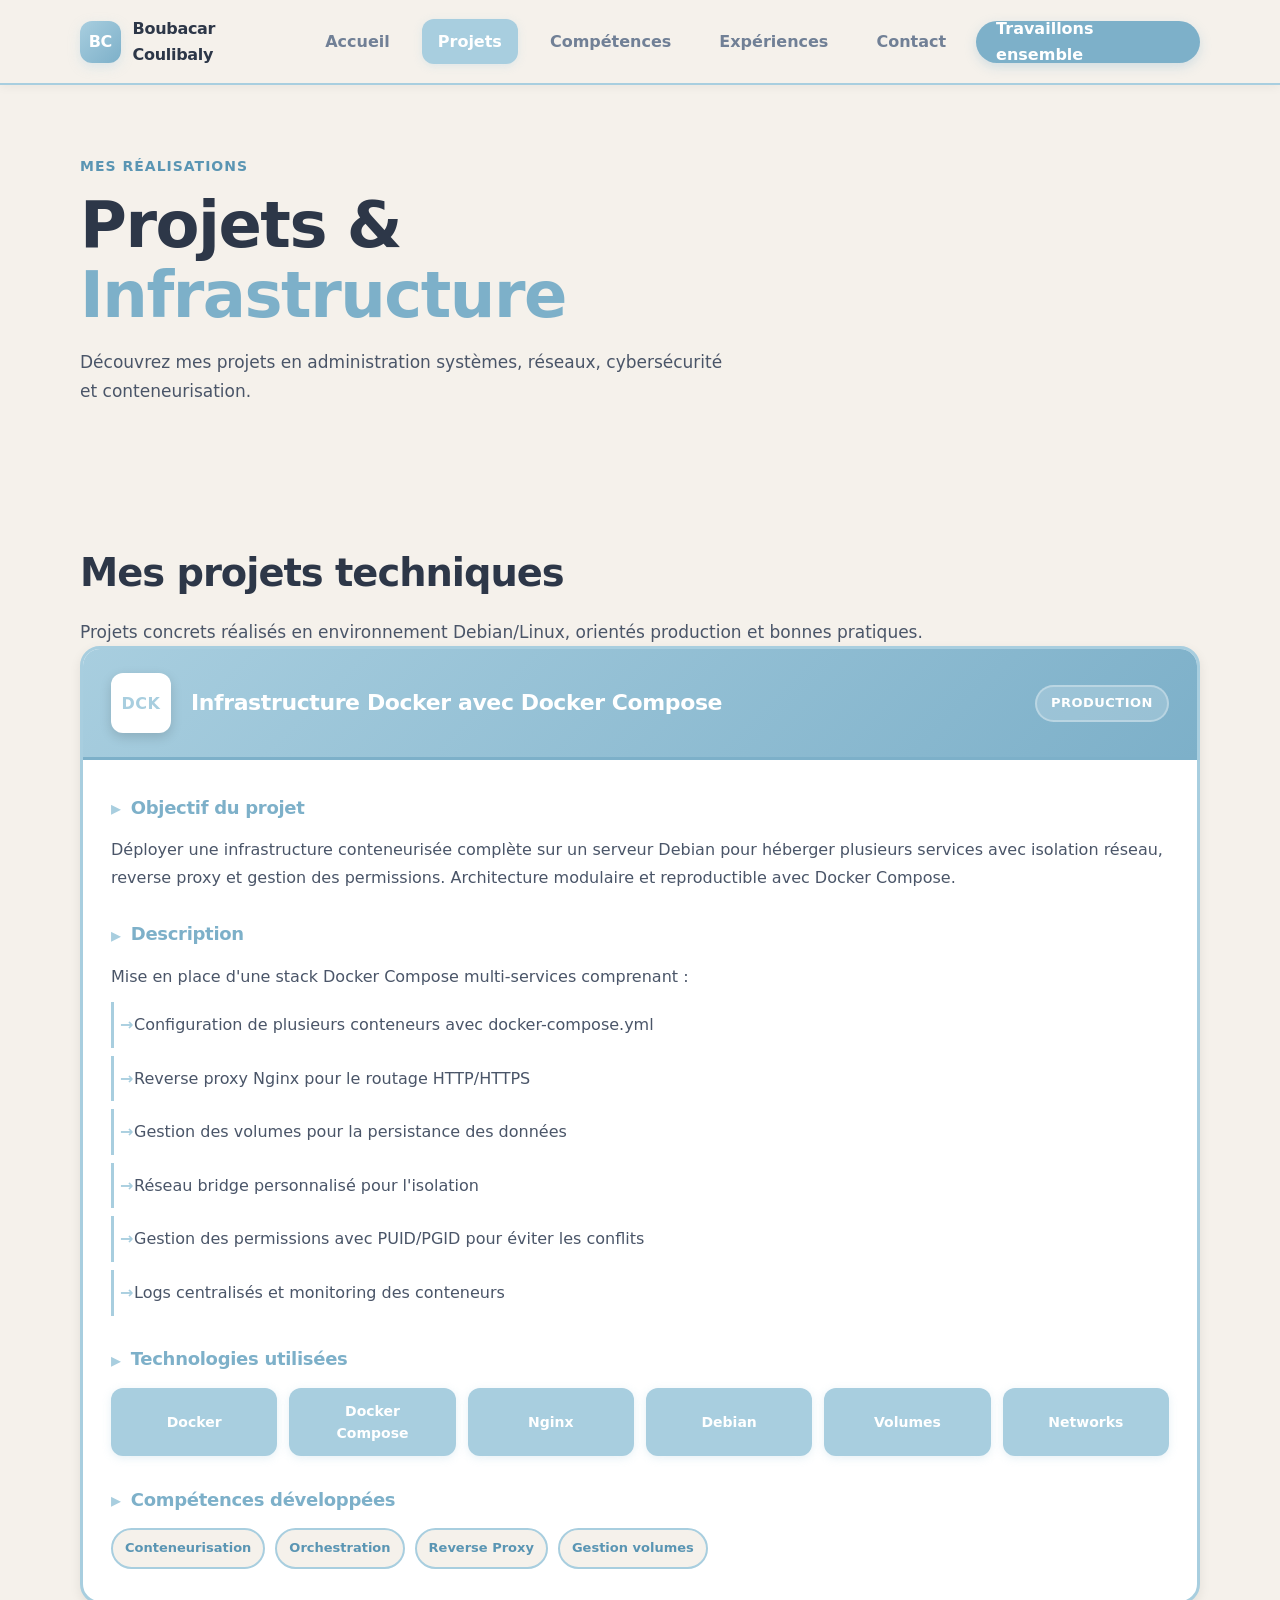
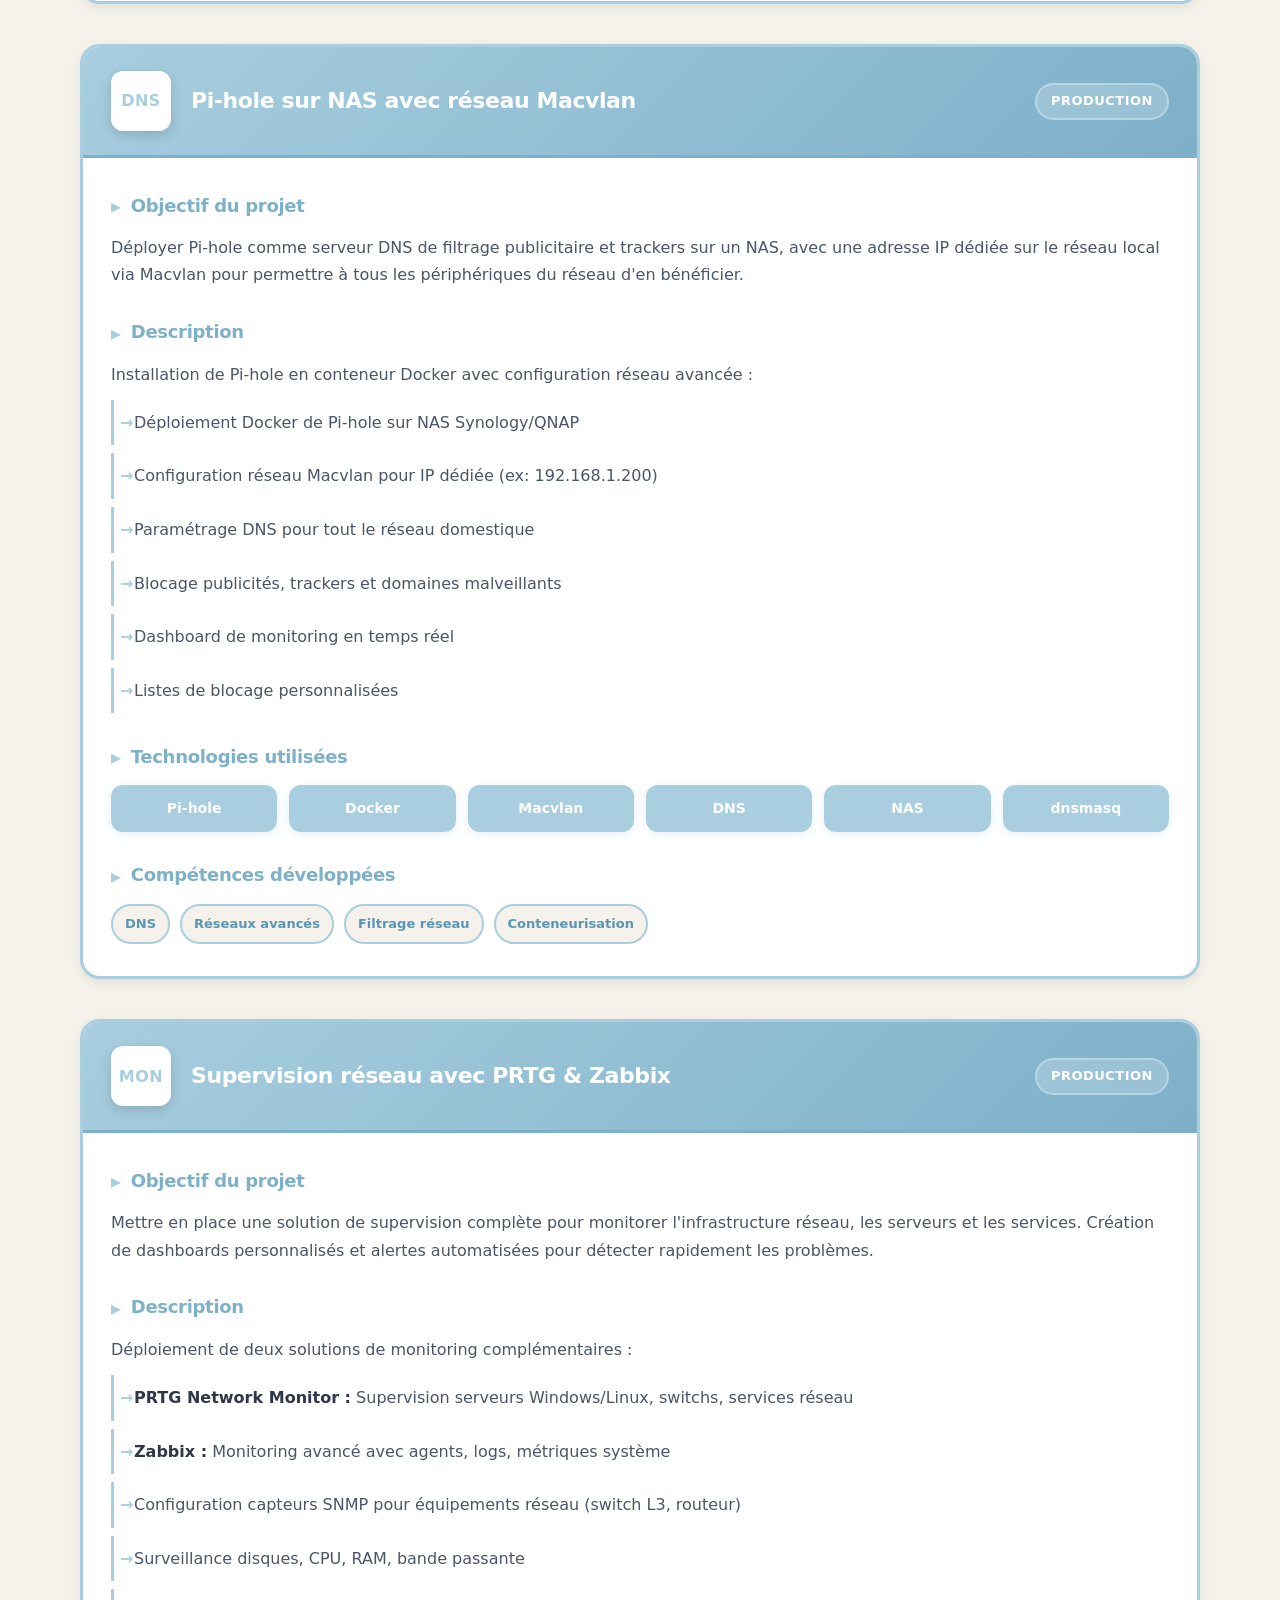
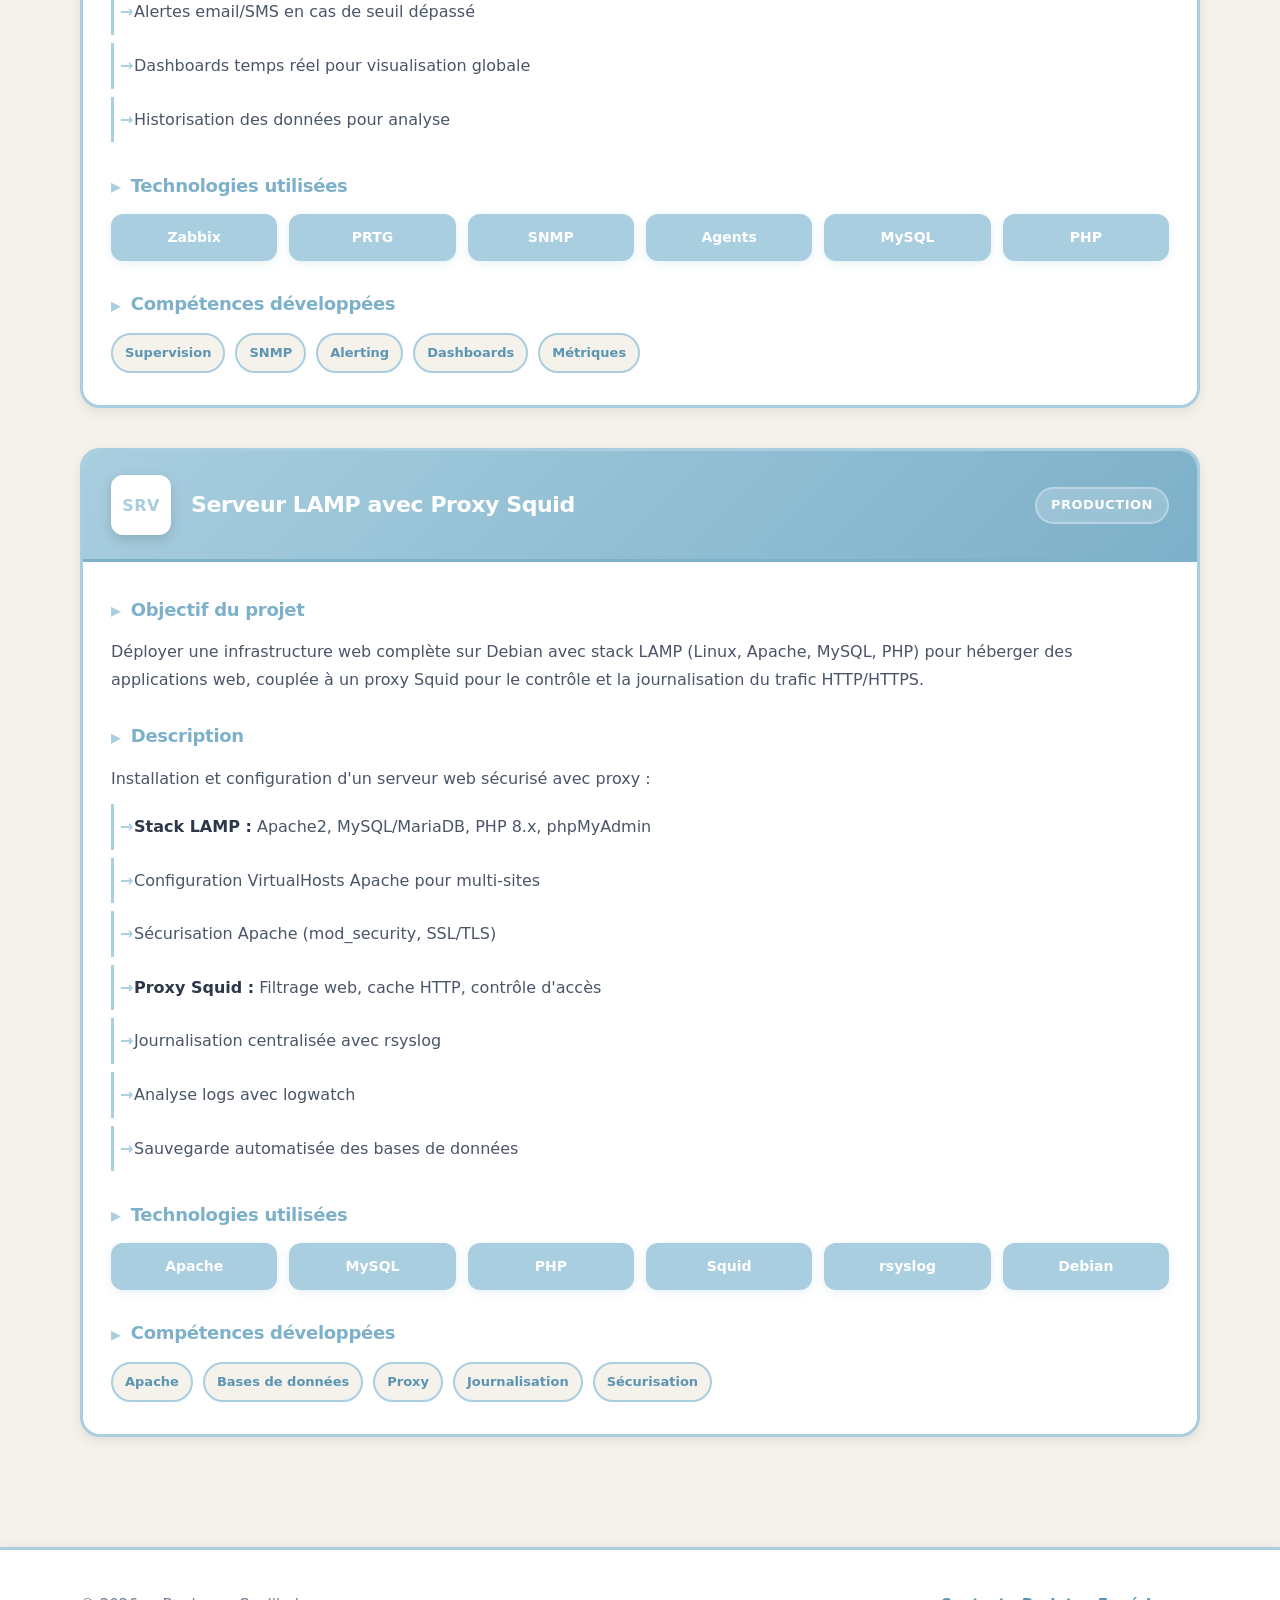
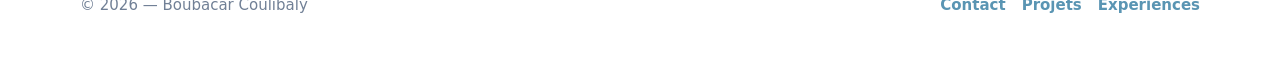
<file: projet.html>
<!DOCTYPE html>
<html lang="fr">
<head>
  <meta charset="UTF-8" />
  <meta name="viewport" content="width=device-width, initial-scale=1.0" />
  <title>Projets | Boubacar Coulibaly</title>
  <meta name="description" content="Projets de Boubacar Coulibaly — BTS SIO SISR." />

  <link rel="stylesheet" href="assets/css/style.css" />
  <link rel="stylesheet" href="assets/css/projects.css" />
</head>
<body>

  <!-- NAV -->
  <header class="topbar">
    <div class="container topbar-inner">
      <a class="brand" href="index.html" aria-label="Accueil">
        <span class="brand-mark">BC</span>
        <span class="brand-text">Boubacar Coulibaly</span>
      </a>

      <nav class="nav" aria-label="Navigation principale">
        <a class="nav-link" href="index.html">Accueil</a>
        <a class="nav-link is-active" href="projet.html">Projets</a>
        <a class="nav-link" href="competences.html">Compétences</a>
        <a class="nav-link" href="experiences.html">Expériences</a>
        <a class="nav-link" href="contact.html">Contact</a>
      </nav>

      <a class="nav-cta" href="contact.html">Travaillons ensemble</a>
    </div>
  </header>

  <main>

    <!-- HERO -->
    <section class="hero">
      <div class="container">
        <p class="kicker">Mes réalisations</p>
        <h1 class="hero-title">
          Projets &<br />
          <span class="accent">Infrastructure</span>
        </h1>
        <p class="hero-subtitle">
          Découvrez mes projets en administration systèmes, réseaux, cybersécurité et conteneurisation.
        </p>
      </div>
    </section>

    <!-- PROJETS DÉTAILLÉS -->
    <section class="projects-section">
      <div class="container">
        <h2 class="section-title">Mes projets techniques</h2>
        <p class="section-subtitle">
          Projets concrets réalisés en environnement Debian/Linux, orientés production et bonnes pratiques.
        </p>

        <!-- Projet 1 : Infrastructure Docker -->
        <article class="project-card">
          <div class="project-header">
            <div class="project-icon">DCK</div>
            <div class="project-title-block">
              <h3>Infrastructure Docker avec Docker Compose</h3>
              <span class="project-status">Production</span>
            </div>
          </div>

          <div class="project-body">
            <div class="project-section">
              <h4>Objectif du projet</h4>
              <p>Déployer une infrastructure conteneurisée complète sur un serveur Debian pour héberger plusieurs services avec isolation réseau, reverse proxy et gestion des permissions. Architecture modulaire et reproductible avec Docker Compose.</p>
            </div>

            <div class="project-section">
              <h4>Description</h4>
              <p>Mise en place d'une stack Docker Compose multi-services comprenant :</p>
              <ul class="project-list">
                <li>Configuration de plusieurs conteneurs avec docker-compose.yml</li>
                <li>Reverse proxy Nginx pour le routage HTTP/HTTPS</li>
                <li>Gestion des volumes pour la persistance des données</li>
                <li>Réseau bridge personnalisé pour l'isolation</li>
                <li>Gestion des permissions avec PUID/PGID pour éviter les conflits</li>
                <li>Logs centralisés et monitoring des conteneurs</li>
              </ul>
            </div>

            <div class="project-section">
              <h4>Technologies utilisées</h4>
              <div class="tech-grid">
                <span class="tech-badge">Docker</span>
                <span class="tech-badge">Docker Compose</span>
                <span class="tech-badge">Nginx</span>
                <span class="tech-badge">Debian</span>
                <span class="tech-badge">Volumes</span>
                <span class="tech-badge">Networks</span>
              </div>
            </div>

            <div class="project-section">
              <h4>Compétences développées</h4>
              <div class="tags">
                <span>Conteneurisation</span>
                <span>Orchestration</span>
                <span>Reverse Proxy</span>
                <span>Gestion volumes</span>
              </div>
            </div>
          </div>
        </article>

        <!-- Projet 2 : Pi-hole sur NAS -->
        <article class="project-card">
          <div class="project-header">
            <div class="project-icon">DNS</div>
            <div class="project-title-block">
              <h3>Pi-hole sur NAS avec réseau Macvlan</h3>
              <span class="project-status">Production</span>
            </div>
          </div>

          <div class="project-body">
            <div class="project-section">
              <h4>Objectif du projet</h4>
              <p>Déployer Pi-hole comme serveur DNS de filtrage publicitaire et trackers sur un NAS, avec une adresse IP dédiée sur le réseau local via Macvlan pour permettre à tous les périphériques du réseau d'en bénéficier.</p>
            </div>

            <div class="project-section">
              <h4>Description</h4>
              <p>Installation de Pi-hole en conteneur Docker avec configuration réseau avancée :</p>
              <ul class="project-list">
                <li>Déploiement Docker de Pi-hole sur NAS Synology/QNAP</li>
                <li>Configuration réseau Macvlan pour IP dédiée (ex: 192.168.1.200)</li>
                <li>Paramétrage DNS pour tout le réseau domestique</li>
                <li>Blocage publicités, trackers et domaines malveillants</li>
                <li>Dashboard de monitoring en temps réel</li>
                <li>Listes de blocage personnalisées</li>
              </ul>
            </div>

            <div class="project-section">
              <h4>Technologies utilisées</h4>
              <div class="tech-grid">
                <span class="tech-badge">Pi-hole</span>
                <span class="tech-badge">Docker</span>
                <span class="tech-badge">Macvlan</span>
                <span class="tech-badge">DNS</span>
                <span class="tech-badge">NAS</span>
                <span class="tech-badge">dnsmasq</span>
              </div>
            </div>

            <div class="project-section">
              <h4>Compétences développées</h4>
              <div class="tags">
                <span>DNS</span>
                <span>Réseaux avancés</span>
                <span>Filtrage réseau</span>
                <span>Conteneurisation</span>
              </div>
            </div>
          </div>
        </article>

        <!-- Projet 3 : Supervision réseau -->
        <article class="project-card">
          <div class="project-header">
            <div class="project-icon">MON</div>
            <div class="project-title-block">
              <h3>Supervision réseau avec PRTG & Zabbix</h3>
              <span class="project-status">Production</span>
            </div>
          </div>

          <div class="project-body">
            <div class="project-section">
              <h4>Objectif du projet</h4>
              <p>Mettre en place une solution de supervision complète pour monitorer l'infrastructure réseau, les serveurs et les services. Création de dashboards personnalisés et alertes automatisées pour détecter rapidement les problèmes.</p>
            </div>

            <div class="project-section">
              <h4>Description</h4>
              <p>Déploiement de deux solutions de monitoring complémentaires :</p>
              <ul class="project-list">
                <li><strong>PRTG Network Monitor :</strong> Supervision serveurs Windows/Linux, switchs, services réseau</li>
                <li><strong>Zabbix :</strong> Monitoring avancé avec agents, logs, métriques système</li>
                <li>Configuration capteurs SNMP pour équipements réseau (switch L3, routeur)</li>
                <li>Surveillance disques, CPU, RAM, bande passante</li>
                <li>Alertes email/SMS en cas de seuil dépassé</li>
                <li>Dashboards temps réel pour visualisation globale</li>
                <li>Historisation des données pour analyse</li>
              </ul>
            </div>

            <div class="project-section">
              <h4>Technologies utilisées</h4>
              <div class="tech-grid">
                <span class="tech-badge">Zabbix</span>
                <span class="tech-badge">PRTG</span>
                <span class="tech-badge">SNMP</span>
                <span class="tech-badge">Agents</span>
                <span class="tech-badge">MySQL</span>
                <span class="tech-badge">PHP</span>
              </div>
            </div>

            <div class="project-section">
              <h4>Compétences développées</h4>
              <div class="tags">
                <span>Supervision</span>
                <span>SNMP</span>
                <span>Alerting</span>
                <span>Dashboards</span>
                <span>Métriques</span>
              </div>
            </div>
          </div>
        </article>

        <!-- Projet 4 : Serveur LAMP + Proxy -->
        <article class="project-card">
          <div class="project-header">
            <div class="project-icon">SRV</div>
            <div class="project-title-block">
              <h3>Serveur LAMP avec Proxy Squid</h3>
              <span class="project-status">Production</span>
            </div>
          </div>

          <div class="project-body">
            <div class="project-section">
              <h4>Objectif du projet</h4>
              <p>Déployer une infrastructure web complète sur Debian avec stack LAMP (Linux, Apache, MySQL, PHP) pour héberger des applications web, couplée à un proxy Squid pour le contrôle et la journalisation du trafic HTTP/HTTPS.</p>
            </div>

            <div class="project-section">
              <h4>Description</h4>
              <p>Installation et configuration d'un serveur web sécurisé avec proxy :</p>
              <ul class="project-list">
                <li><strong>Stack LAMP :</strong> Apache2, MySQL/MariaDB, PHP 8.x, phpMyAdmin</li>
                <li>Configuration VirtualHosts Apache pour multi-sites</li>
                <li>Sécurisation Apache (mod_security, SSL/TLS)</li>
                <li><strong>Proxy Squid :</strong> Filtrage web, cache HTTP, contrôle d'accès</li>
                <li>Journalisation centralisée avec rsyslog</li>
                <li>Analyse logs avec logwatch</li>
                <li>Sauvegarde automatisée des bases de données</li>
              </ul>
            </div>

            <div class="project-section">
              <h4>Technologies utilisées</h4>
              <div class="tech-grid">
                <span class="tech-badge">Apache</span>
                <span class="tech-badge">MySQL</span>
                <span class="tech-badge">PHP</span>
                <span class="tech-badge">Squid</span>
                <span class="tech-badge">rsyslog</span>
                <span class="tech-badge">Debian</span>
              </div>
            </div>

            <div class="project-section">
              <h4>Compétences développées</h4>
              <div class="tags">
                <span>Apache</span>
                <span>Bases de données</span>
                <span>Proxy</span>
                <span>Journalisation</span>
                <span>Sécurisation</span>
              </div>
            </div>
          </div>
        </article>

      </div>
    </section>

  </main>

  <footer class="footer">
    <div class="container footer-inner">
      <p>© 2026 — Boubacar Coulibaly</p>
      <div class="footer-links">
        <a href="contact.html">Contact</a>
        <a href="projet.html">Projets</a>
        <a href="experiences.html">Expériences</a>
      </div>
    </div>
  </footer>

</body>
</html>
</file>
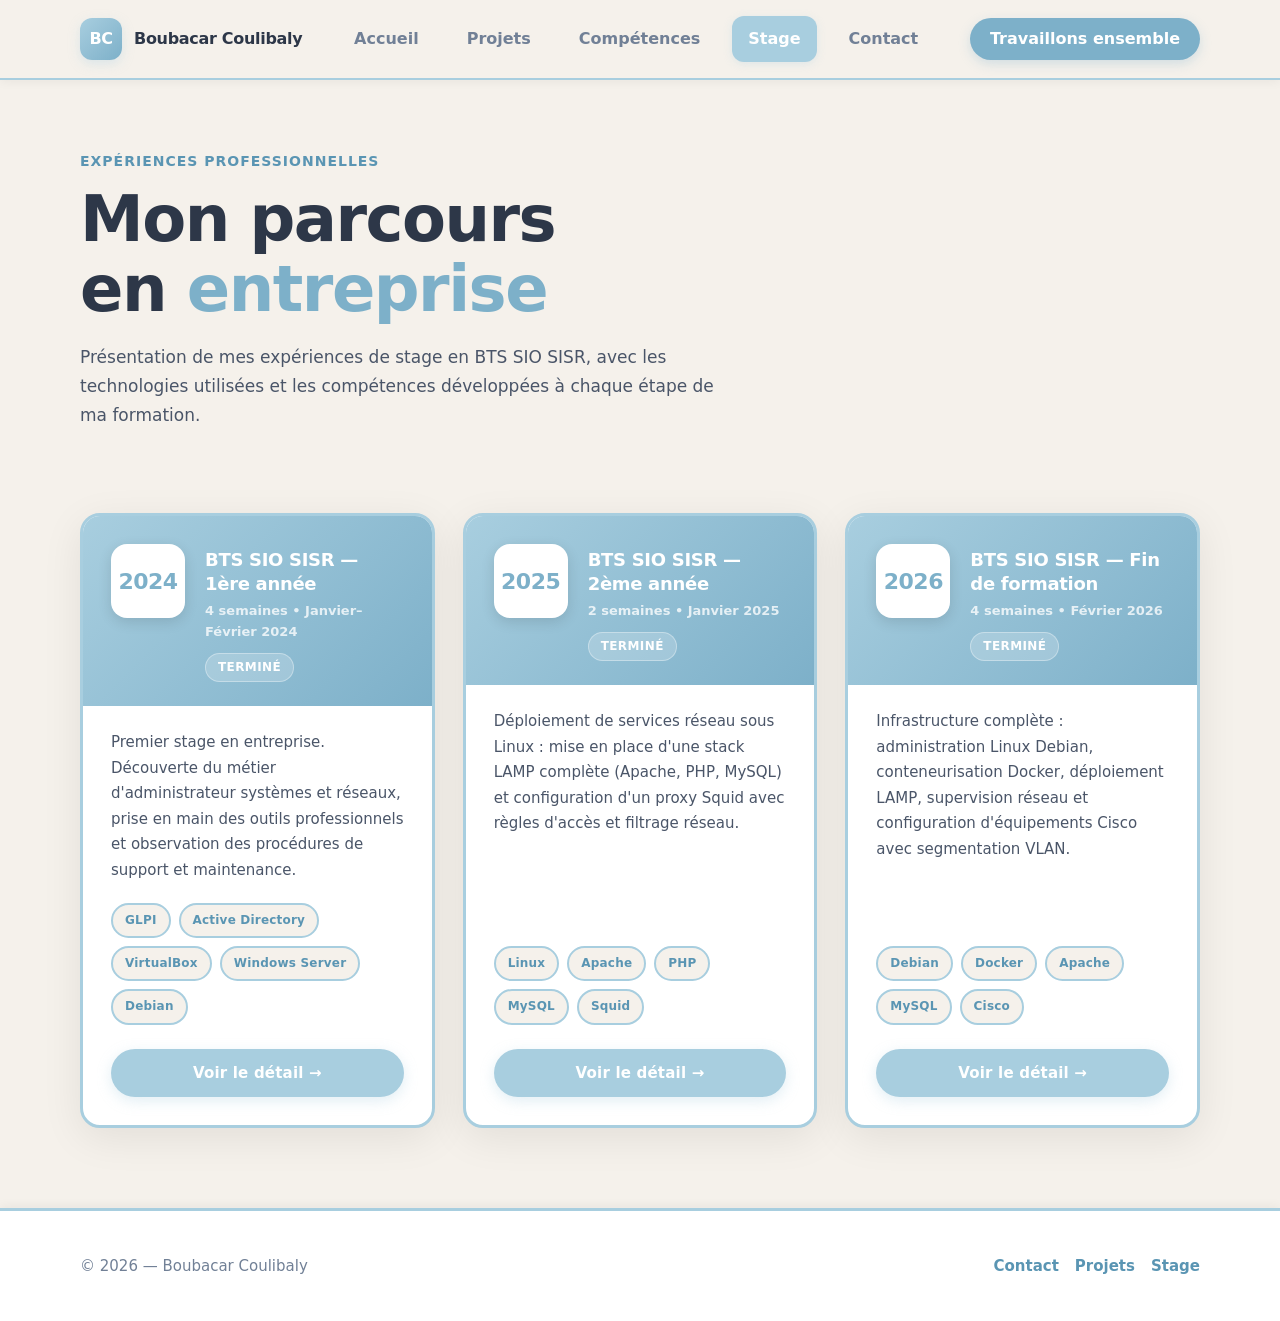
<file: stage.html>
<!DOCTYPE html>
<html lang="fr">
<head>
  <meta charset="UTF-8" />
  <meta name="viewport" content="width=device-width, initial-scale=1.0" />
  <title>Journal de Stage | Boubacar Coulibaly</title>
  <meta name="description" content="Journal de stage de Boubacar Coulibaly — BTS SIO SISR." />

  <link rel="stylesheet" href="assets/css/style.css" />
  <link rel="stylesheet" href="assets/css/stage.css" />
</head>
<body>

  <!-- NAV -->
  <header class="topbar">
    <div class="container topbar-inner">
      <a class="brand" href="index.html" aria-label="Accueil">
        <span class="brand-mark">BC</span>
        <span class="brand-text">Boubacar Coulibaly</span>
      </a>

      <nav class="nav" aria-label="Navigation principale">
        <a class="nav-link" href="index.html">Accueil</a>
        <a class="nav-link" href="projet.html">Projets</a>
        <a class="nav-link" href="tableau de competances.html">Compétences</a>
        <a class="nav-link is-active" href="stage.html">Stage</a>
        <a class="nav-link" href="contact.html">Contact</a>
      </nav>

      <a class="nav-cta" href="contact.html">Travaillons ensemble</a>
    </div>
  </header>

  <main>

    <!-- HERO -->
    <section class="hero">
      <div class="container">
        <p class="kicker">Expériences professionnelles</p>
        <h1 class="hero-title">
          Mon parcours<br />
          en <span class="accent">entreprise</span>
        </h1>
        <p class="hero-subtitle">
          Présentation de mes expériences de stage en BTS SIO SISR,
          avec les technologies utilisées et les compétences développées
          à chaque étape de ma formation.
        </p>
      </div>
    </section>

    <!-- HUB : 3 CARTES STAGES -->
    <section class="stage-hub-section">
      <div class="container">

        <div class="stage-years-grid">

          <!-- ── Stage 2024 ── -->
          <article class="stage-year-card">
            <div class="syc-header">
              <div class="syc-year">2024</div>
              <div class="syc-meta">
                <h2>BTS SIO SISR — 1ère année</h2>
                <span class="syc-duration">4 semaines • Janvier–Février 2024</span>
                <span class="syc-status done">Terminé</span>
              </div>
            </div>
            <div class="syc-body">
              <p class="syc-desc">
                Premier stage en entreprise. Découverte du métier d'administrateur systèmes
                et réseaux, prise en main des outils professionnels et observation des
                procédures de support et maintenance.
              </p>
              <div class="syc-techs">
                <span class="syc-tech-badge">GLPI</span>
                <span class="syc-tech-badge">Active Directory</span>
                <span class="syc-tech-badge">VirtualBox</span>
                <span class="syc-tech-badge">Windows Server</span>
                <span class="syc-tech-badge">Debian</span>
              </div>
            </div>
            <div class="syc-footer">
              <a href="stage/2024.html" class="btn btn-primary">Voir le détail &rarr;</a>
            </div>
          </article>

          <!-- ── Stage 2025 ── -->
          <article class="stage-year-card">
            <div class="syc-header">
              <div class="syc-year">2025</div>
              <div class="syc-meta">
                <h2>BTS SIO SISR — 2ème année</h2>
                <span class="syc-duration">2 semaines • Janvier 2025</span>
                <span class="syc-status done">Terminé</span>
              </div>
            </div>
            <div class="syc-body">
              <p class="syc-desc">
                Déploiement de services réseau sous Linux : mise en place d'une
                stack LAMP complète (Apache, PHP, MySQL) et configuration d'un
                proxy Squid avec règles d'accès et filtrage réseau.
              </p>
              <div class="syc-techs">
                <span class="syc-tech-badge">Linux</span>
                <span class="syc-tech-badge">Apache</span>
                <span class="syc-tech-badge">PHP</span>
                <span class="syc-tech-badge">MySQL</span>
                <span class="syc-tech-badge">Squid</span>
              </div>
            </div>
            <div class="syc-footer">
              <a href="stage/2025.html" class="btn btn-primary">Voir le détail &rarr;</a>
            </div>
          </article>

          <!-- ── Stage 2026 ── -->
          <article class="stage-year-card">
            <div class="syc-header">
              <div class="syc-year">2026</div>
              <div class="syc-meta">
                <h2>BTS SIO SISR — Fin de formation</h2>
                <span class="syc-duration">4 semaines • Février 2026</span>
                <span class="syc-status done">Terminé</span>
              </div>
            </div>
            <div class="syc-body">
              <p class="syc-desc">
                Infrastructure complète : administration Linux Debian, conteneurisation
                Docker, déploiement LAMP, supervision réseau et configuration
                d'équipements Cisco avec segmentation VLAN.
              </p>
              <div class="syc-techs">
                <span class="syc-tech-badge">Debian</span>
                <span class="syc-tech-badge">Docker</span>
                <span class="syc-tech-badge">Apache</span>
                <span class="syc-tech-badge">MySQL</span>
                <span class="syc-tech-badge">Cisco</span>
              </div>
            </div>
            <div class="syc-footer">
              <a href="stage/2026.html" class="btn btn-primary">Voir le détail &rarr;</a>
            </div>
          </article>

        </div>
      </div>
    </section>

  </main>

  <footer class="footer">
    <div class="container footer-inner">
      <p>© 2026 — Boubacar Coulibaly</p>
      <div class="footer-links">
        <a href="contact.html">Contact</a>
        <a href="projet.html">Projets</a>
        <a href="stage.html">Stage</a>
      </div>
    </div>
  </footer>

</body>
</html>
</file>
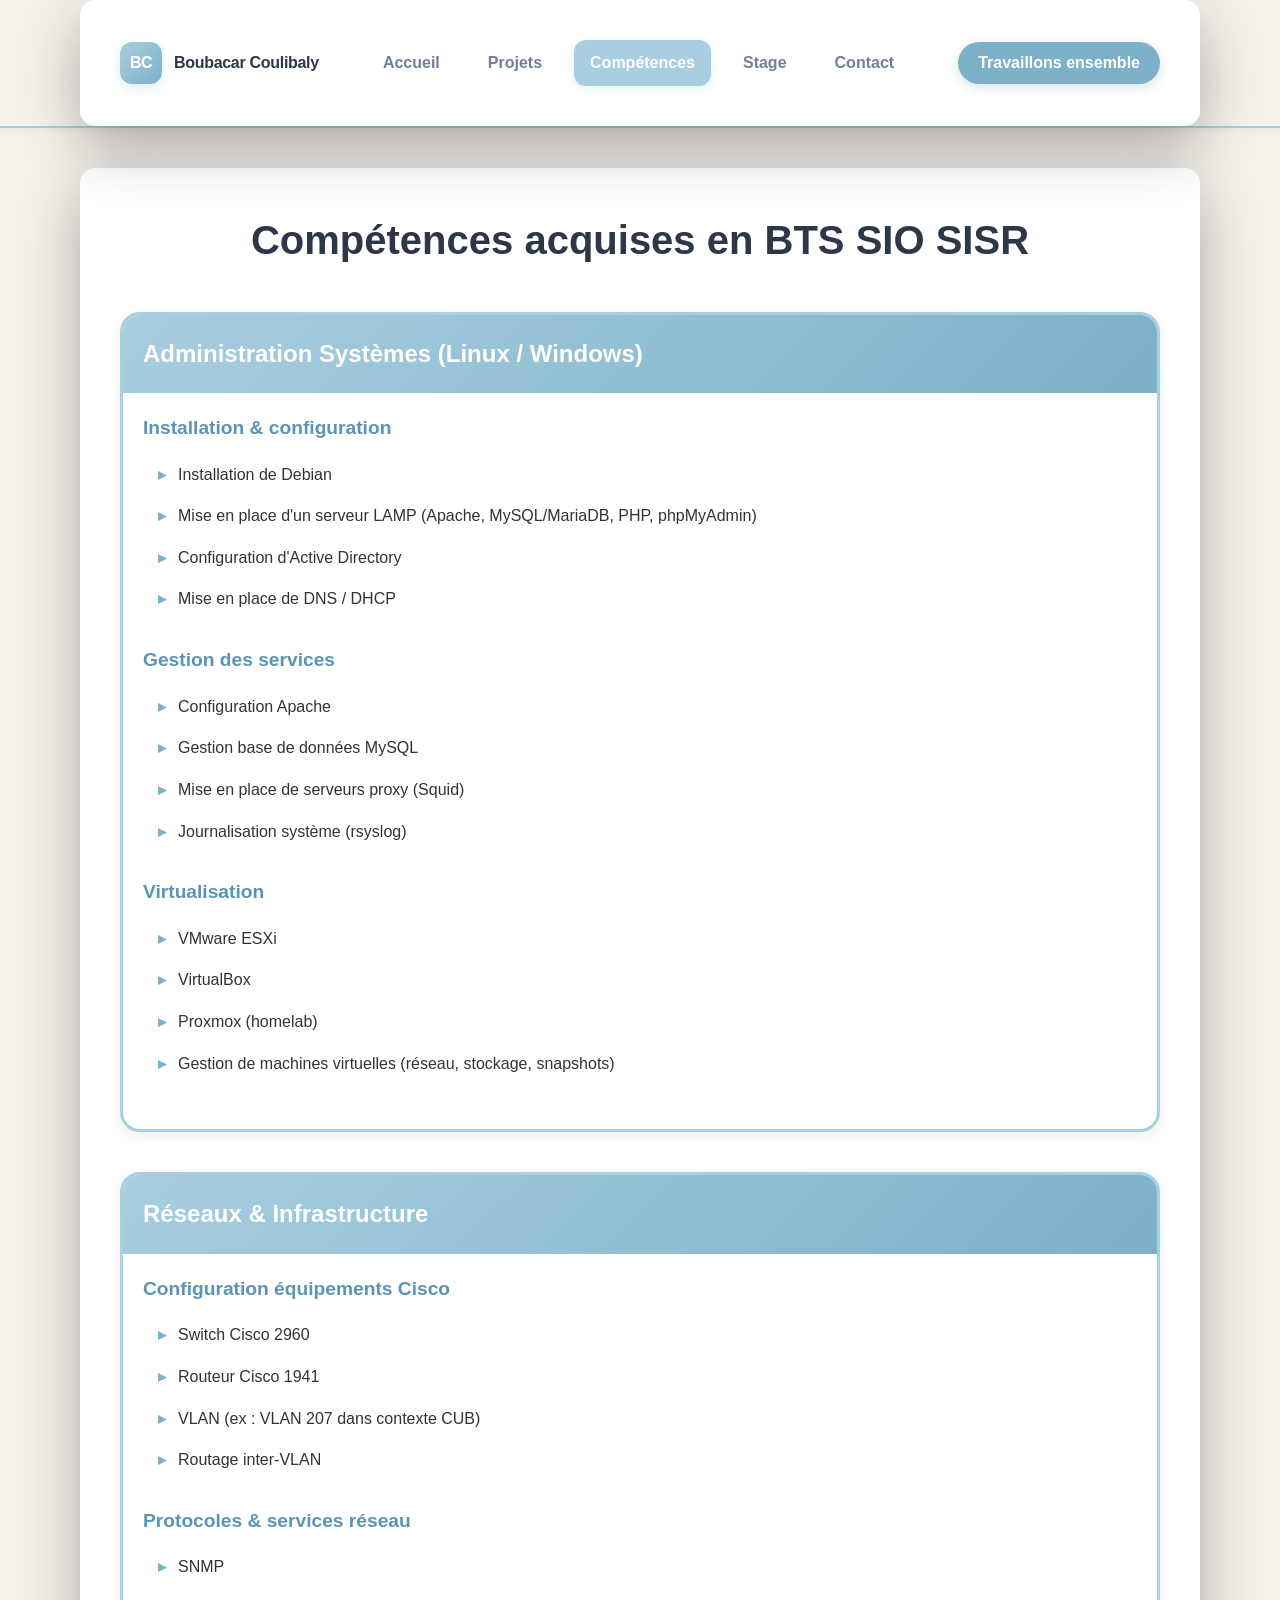
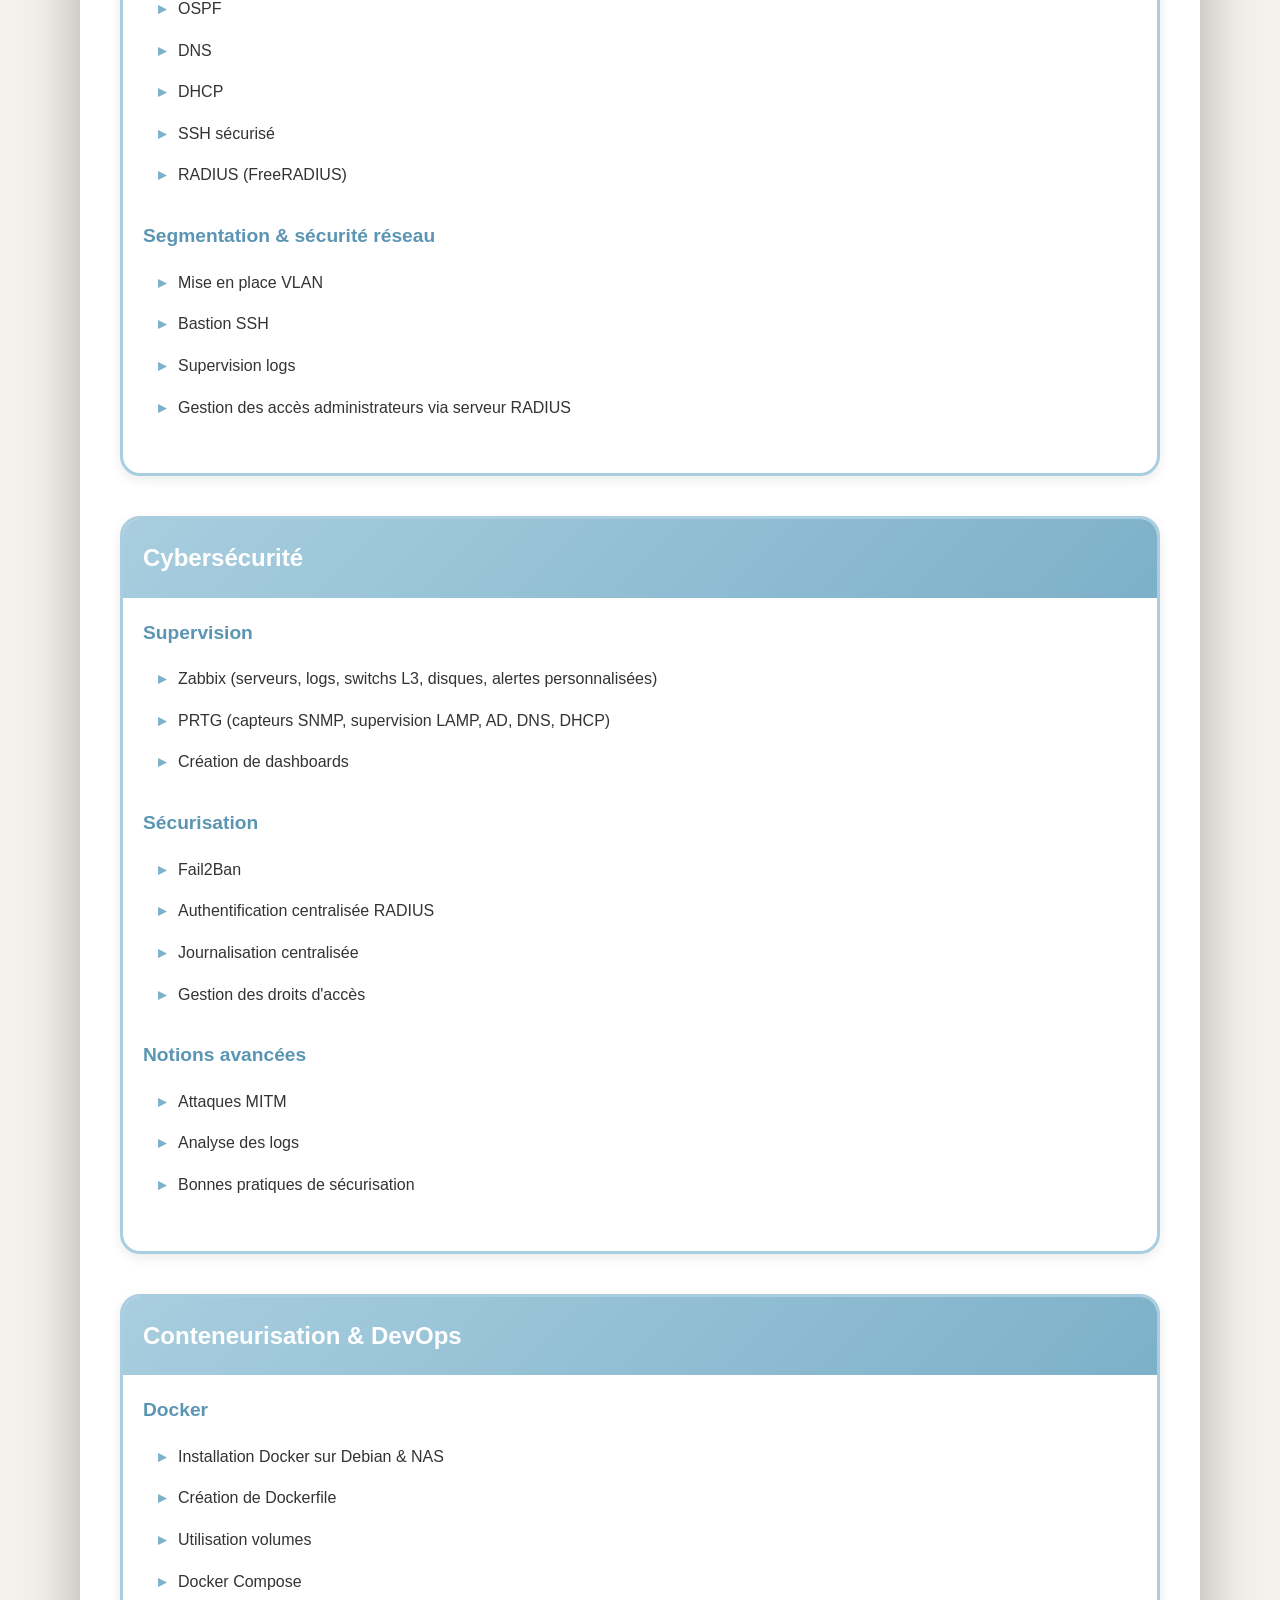
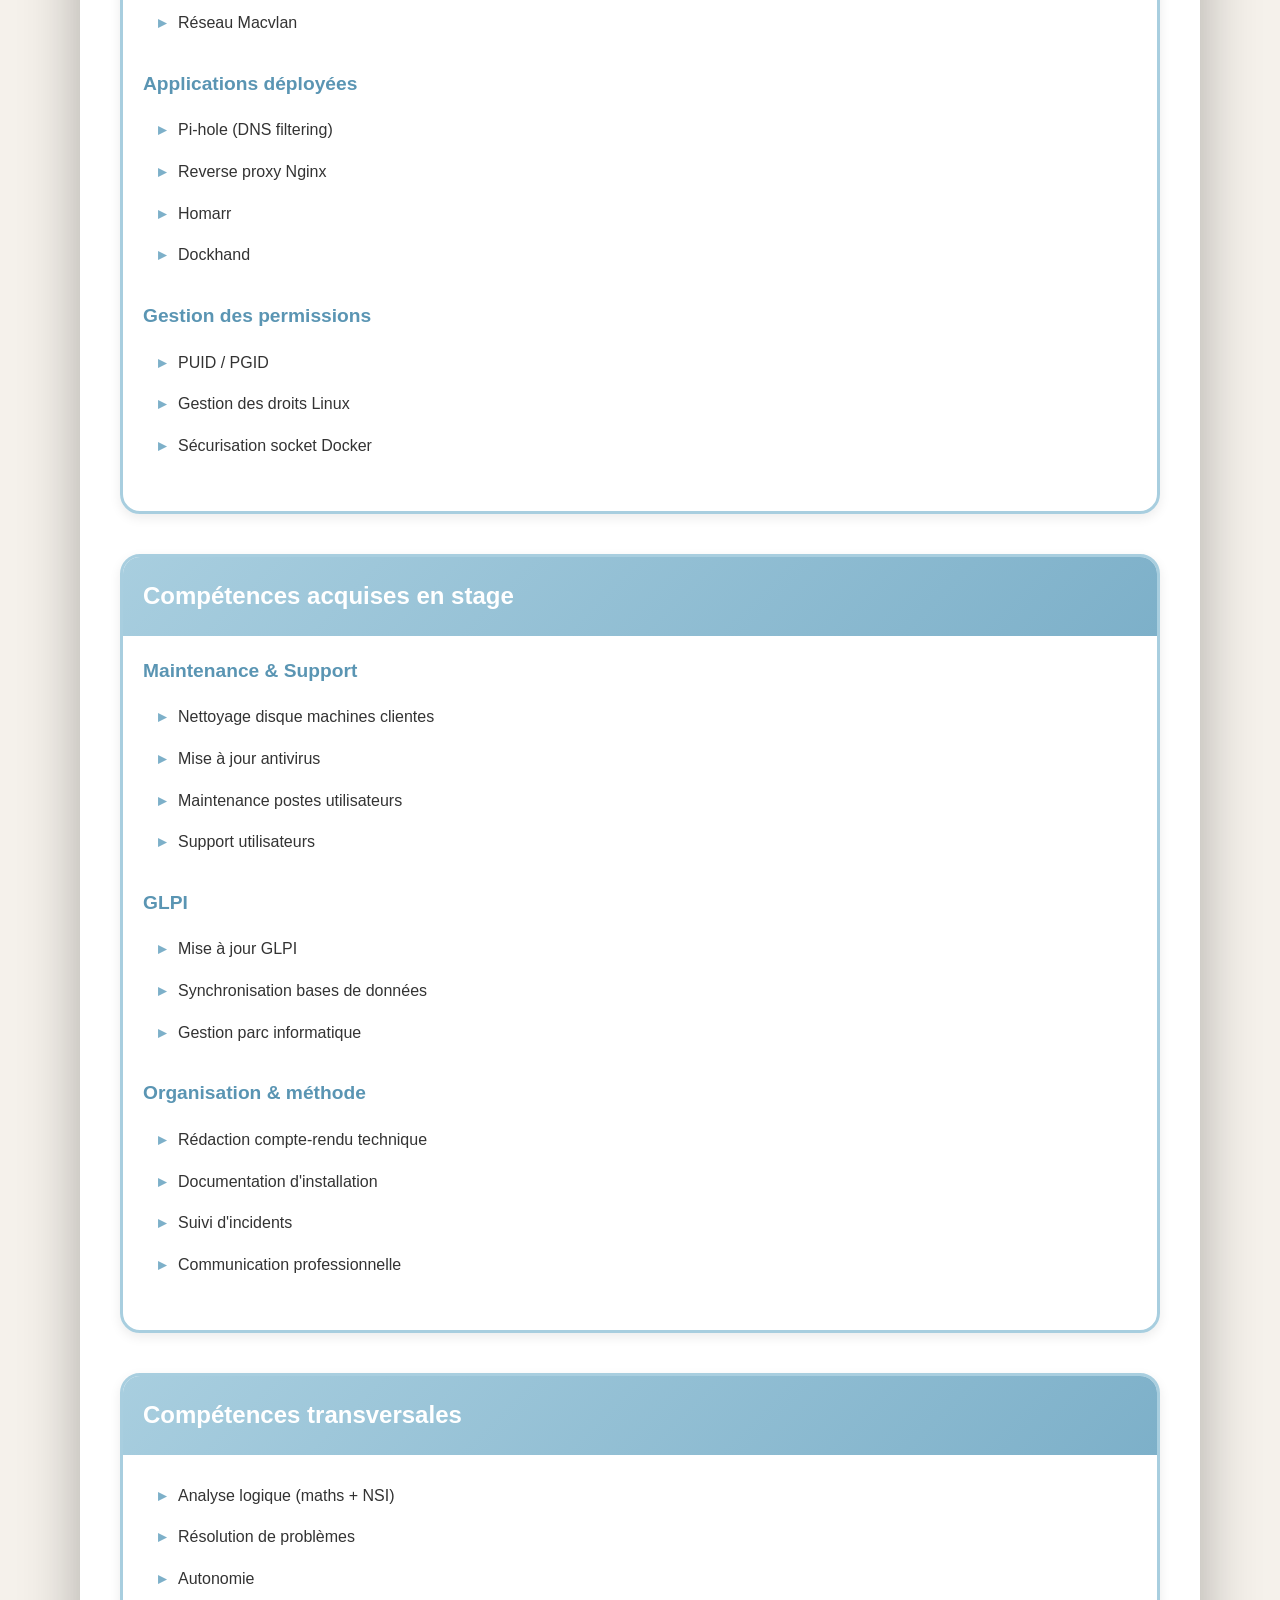
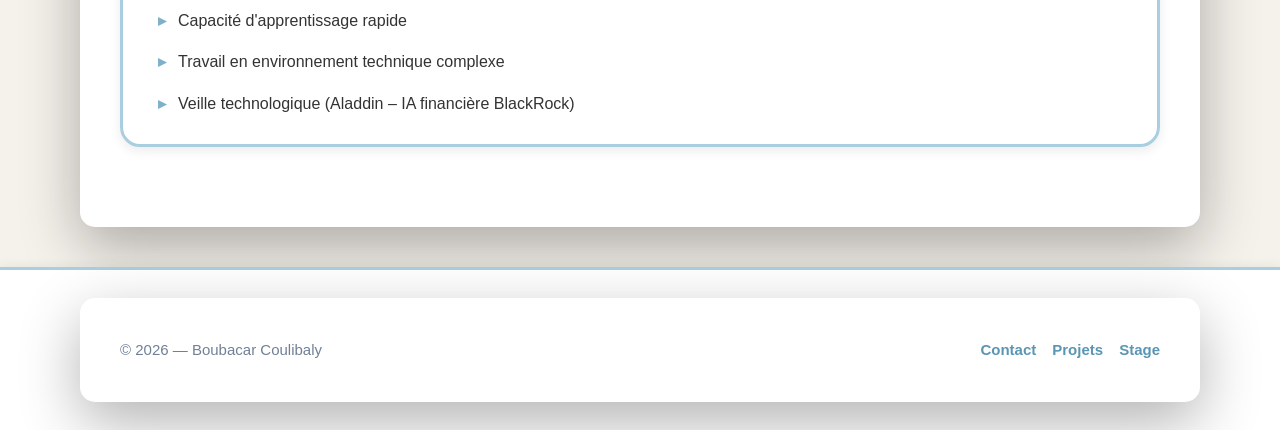
<file: tableau de competances.html>
<!DOCTYPE html>
<html lang="fr">
<head>
    <meta charset="UTF-8">
    <meta name="viewport" content="width=device-width, initial-scale=1.0">
    <title>Compétences | Boubacar Coulibaly</title>
    <link rel="stylesheet" href="assets/css/style.css" />
    <style>
        * {
            margin: 0;
            padding: 0;
            box-sizing: border-box;
        }

        body {
            font-family: 'Segoe UI', Tahoma, Geneva, Verdana, sans-serif;
            background: #f5f1eb;
            padding: 0;
            min-height: 100vh;
        }

        main {
            padding: 40px 20px;
        }

        .container {
            max-width: 1200px;
            margin: 0 auto;
            background: white;
            border-radius: 15px;
            box-shadow: 0 20px 60px rgba(0, 0, 0, 0.3);
            padding: 40px;
        }

        h1 {
            text-align: center;
            color: #2d3748;
            margin-bottom: 40px;
            font-size: 2.5em;
        }

        .competence-section {
            margin-bottom: 40px;
            border: 3px solid #a8cedf;
            border-radius: 20px;
            overflow: hidden;
            box-shadow: 0 4px 12px rgba(0,0,0,.08);
        }

        .section-header {
            background: linear-gradient(135deg, #a8cedf 0%, #7db0c9 100%);
            color: white;
            padding: 20px;
            font-size: 1.5em;
            font-weight: bold;
        }

        .section-content {
            padding: 20px;
        }

        .subsection {
            margin-bottom: 25px;
        }

        .subsection-title {
            color: #5a95b3;
            font-size: 1.2em;
            font-weight: bold;
            margin-bottom: 10px;
            display: flex;
            align-items: center;
        }


        .competence-list {
            list-style: none;
            padding-left: 35px;
        }

        .competence-list li {
            padding: 8px 0;
            position: relative;
            color: #333;
            line-height: 1.6;
        }

        .competence-list li::before {
            content: "▸";
            position: absolute;
            left: -20px;
            color: #7db0c9;
            font-weight: bold;
        }


        @media (max-width: 768px) {
            .container {
                padding: 20px;
            }

            h1 {
                font-size: 1.8em;
            }

            .section-header {
                font-size: 1.2em;
                padding: 15px;
            }
        }

        .highlight {
            background-color: #f0f4ff;
            padding: 2px 6px;
            border-radius: 3px;
            font-weight: 500;
        }
    </style>
</head>
<body>

  <!-- NAV -->
  <header class="topbar">
    <div class="container topbar-inner">
      <a class="brand" href="index.html" aria-label="Accueil">
        <span class="brand-mark">BC</span>
        <span class="brand-text">Boubacar Coulibaly</span>
      </a>

      <nav class="nav" aria-label="Navigation principale">
        <a class="nav-link" href="index.html">Accueil</a>
        <a class="nav-link" href="projet.html">Projets</a>
        <a class="nav-link is-active" href="tableau de competances.html">Compétences</a>
        <a class="nav-link" href="stage.html">Stage</a>
        <a class="nav-link" href="contact.html">Contact</a>
      </nav>

      <a class="nav-cta" href="contact.html">Travaillons ensemble</a>
    </div>
  </header>

  <main>
    <div class="container">
        <h1>Compétences acquises en BTS SIO SISR</h1>

        <!-- Administration Systèmes -->
        <div class="competence-section">
            <div class="section-header">
                Administration Systèmes (Linux / Windows)
            </div>
            <div class="section-content">
                <div class="subsection">
                    <div class="subsection-title">Installation & configuration</div>
                    <ul class="competence-list">
                        <li>Installation de Debian</li>
                        <li>Mise en place d'un serveur LAMP (Apache, MySQL/MariaDB, PHP, phpMyAdmin)</li>
                        <li>Configuration d'Active Directory</li>
                        <li>Mise en place de DNS / DHCP</li>
                    </ul>
                </div>

                <div class="subsection">
                    <div class="subsection-title">Gestion des services</div>
                    <ul class="competence-list">
                        <li>Configuration Apache</li>
                        <li>Gestion base de données MySQL</li>
                        <li>Mise en place de serveurs proxy (Squid)</li>
                        <li>Journalisation système (rsyslog)</li>
                    </ul>
                </div>

                <div class="subsection">
                    <div class="subsection-title">Virtualisation</div>
                    <ul class="competence-list">
                        <li>VMware ESXi</li>
                        <li>VirtualBox</li>
                        <li>Proxmox (homelab)</li>
                        <li>Gestion de machines virtuelles (réseau, stockage, snapshots)</li>
                    </ul>
                </div>
            </div>
        </div>

        <!-- Réseaux & Infrastructure -->
        <div class="competence-section">
            <div class="section-header">
                Réseaux & Infrastructure
            </div>
            <div class="section-content">
                <div class="subsection">
                    <div class="subsection-title">Configuration équipements Cisco</div>
                    <ul class="competence-list">
                        <li>Switch Cisco 2960</li>
                        <li>Routeur Cisco 1941</li>
                        <li>VLAN (ex : VLAN 207 dans contexte CUB)</li>
                        <li>Routage inter-VLAN</li>
                    </ul>
                </div>

                <div class="subsection">
                    <div class="subsection-title">Protocoles & services réseau</div>
                    <ul class="competence-list">
                        <li>SNMP</li>
                        <li>OSPF</li>
                        <li>DNS</li>
                        <li>DHCP</li>
                        <li>SSH sécurisé</li>
                        <li>RADIUS (FreeRADIUS)</li>
                    </ul>
                </div>

                <div class="subsection">
                    <div class="subsection-title">Segmentation & sécurité réseau</div>
                    <ul class="competence-list">
                        <li>Mise en place VLAN</li>
                        <li>Bastion SSH</li>
                        <li>Supervision logs</li>
                        <li>Gestion des accès administrateurs via serveur RADIUS</li>
                    </ul>
                </div>
            </div>
        </div>

        <!-- Cybersécurité -->
        <div class="competence-section">
            <div class="section-header">
                Cybersécurité
            </div>
            <div class="section-content">
                <div class="subsection">
                    <div class="subsection-title">Supervision</div>
                    <ul class="competence-list">
                        <li>Zabbix (serveurs, logs, switchs L3, disques, alertes personnalisées)</li>
                        <li>PRTG (capteurs SNMP, supervision LAMP, AD, DNS, DHCP)</li>
                        <li>Création de dashboards</li>
                    </ul>
                </div>

                <div class="subsection">
                    <div class="subsection-title">Sécurisation</div>
                    <ul class="competence-list">
                        <li>Fail2Ban</li>
                        <li>Authentification centralisée RADIUS</li>
                        <li>Journalisation centralisée</li>
                        <li>Gestion des droits d'accès</li>
                    </ul>
                </div>

                <div class="subsection">
                    <div class="subsection-title">Notions avancées</div>
                    <ul class="competence-list">
                        <li>Attaques MITM</li>
                        <li>Analyse des logs</li>
                        <li>Bonnes pratiques de sécurisation</li>
                    </ul>
                </div>
            </div>
        </div>

        <!-- Conteneurisation & DevOps -->
        <div class="competence-section">
            <div class="section-header">
                Conteneurisation & DevOps
            </div>
            <div class="section-content">
                <div class="subsection">
                    <div class="subsection-title">Docker</div>
                    <ul class="competence-list">
                        <li>Installation Docker sur Debian & NAS</li>
                        <li>Création de Dockerfile</li>
                        <li>Utilisation volumes</li>
                        <li>Docker Compose</li>
                        <li>Réseau Macvlan</li>
                    </ul>
                </div>

                <div class="subsection">
                    <div class="subsection-title">Applications déployées</div>
                    <ul class="competence-list">
                        <li>Pi-hole (DNS filtering)</li>
                        <li>Reverse proxy Nginx</li>
                        <li>Homarr</li>
                        <li>Dockhand</li>
                    </ul>
                </div>

                <div class="subsection">
                    <div class="subsection-title">Gestion des permissions</div>
                    <ul class="competence-list">
                        <li>PUID / PGID</li>
                        <li>Gestion des droits Linux</li>
                        <li>Sécurisation socket Docker</li>
                    </ul>
                </div>
            </div>
        </div>

        <!-- Compétences acquises en stage -->
        <div class="competence-section">
            <div class="section-header">
                Compétences acquises en stage
            </div>
            <div class="section-content">
                <div class="subsection">
                    <div class="subsection-title">Maintenance & Support</div>
                    <ul class="competence-list">
                        <li>Nettoyage disque machines clientes</li>
                        <li>Mise à jour antivirus</li>
                        <li>Maintenance postes utilisateurs</li>
                        <li>Support utilisateurs</li>
                    </ul>
                </div>

                <div class="subsection">
                    <div class="subsection-title">GLPI</div>
                    <ul class="competence-list">
                        <li>Mise à jour GLPI</li>
                        <li>Synchronisation bases de données</li>
                        <li>Gestion parc informatique</li>
                    </ul>
                </div>

                <div class="subsection">
                    <div class="subsection-title">Organisation & méthode</div>
                    <ul class="competence-list">
                        <li>Rédaction compte-rendu technique</li>
                        <li>Documentation d'installation</li>
                        <li>Suivi d'incidents</li>
                        <li>Communication professionnelle</li>
                    </ul>
                </div>
            </div>
        </div>

        <!-- Compétences transversales -->
        <div class="competence-section">
            <div class="section-header">
                Compétences transversales
            </div>
            <div class="section-content">
                <ul class="competence-list">
                    <li>Analyse logique (maths + NSI)</li>
                    <li>Résolution de problèmes</li>
                    <li>Autonomie</li>
                    <li>Capacité d'apprentissage rapide</li>
                    <li>Travail en environnement technique complexe</li>
                    <li>Veille technologique (Aladdin – IA financière BlackRock)</li>
                </ul>
            </div>
        </div>
    </div>
  </main>

  <footer class="footer">
    <div class="container footer-inner">
      <p>© 2026 — Boubacar Coulibaly</p>
      <div class="footer-links">
        <a href="contact.html">Contact</a>
        <a href="projet.html">Projets</a>
        <a href="stage.html">Stage</a>
      </div>
    </div>
  </footer>

</body>
</html>
</file>
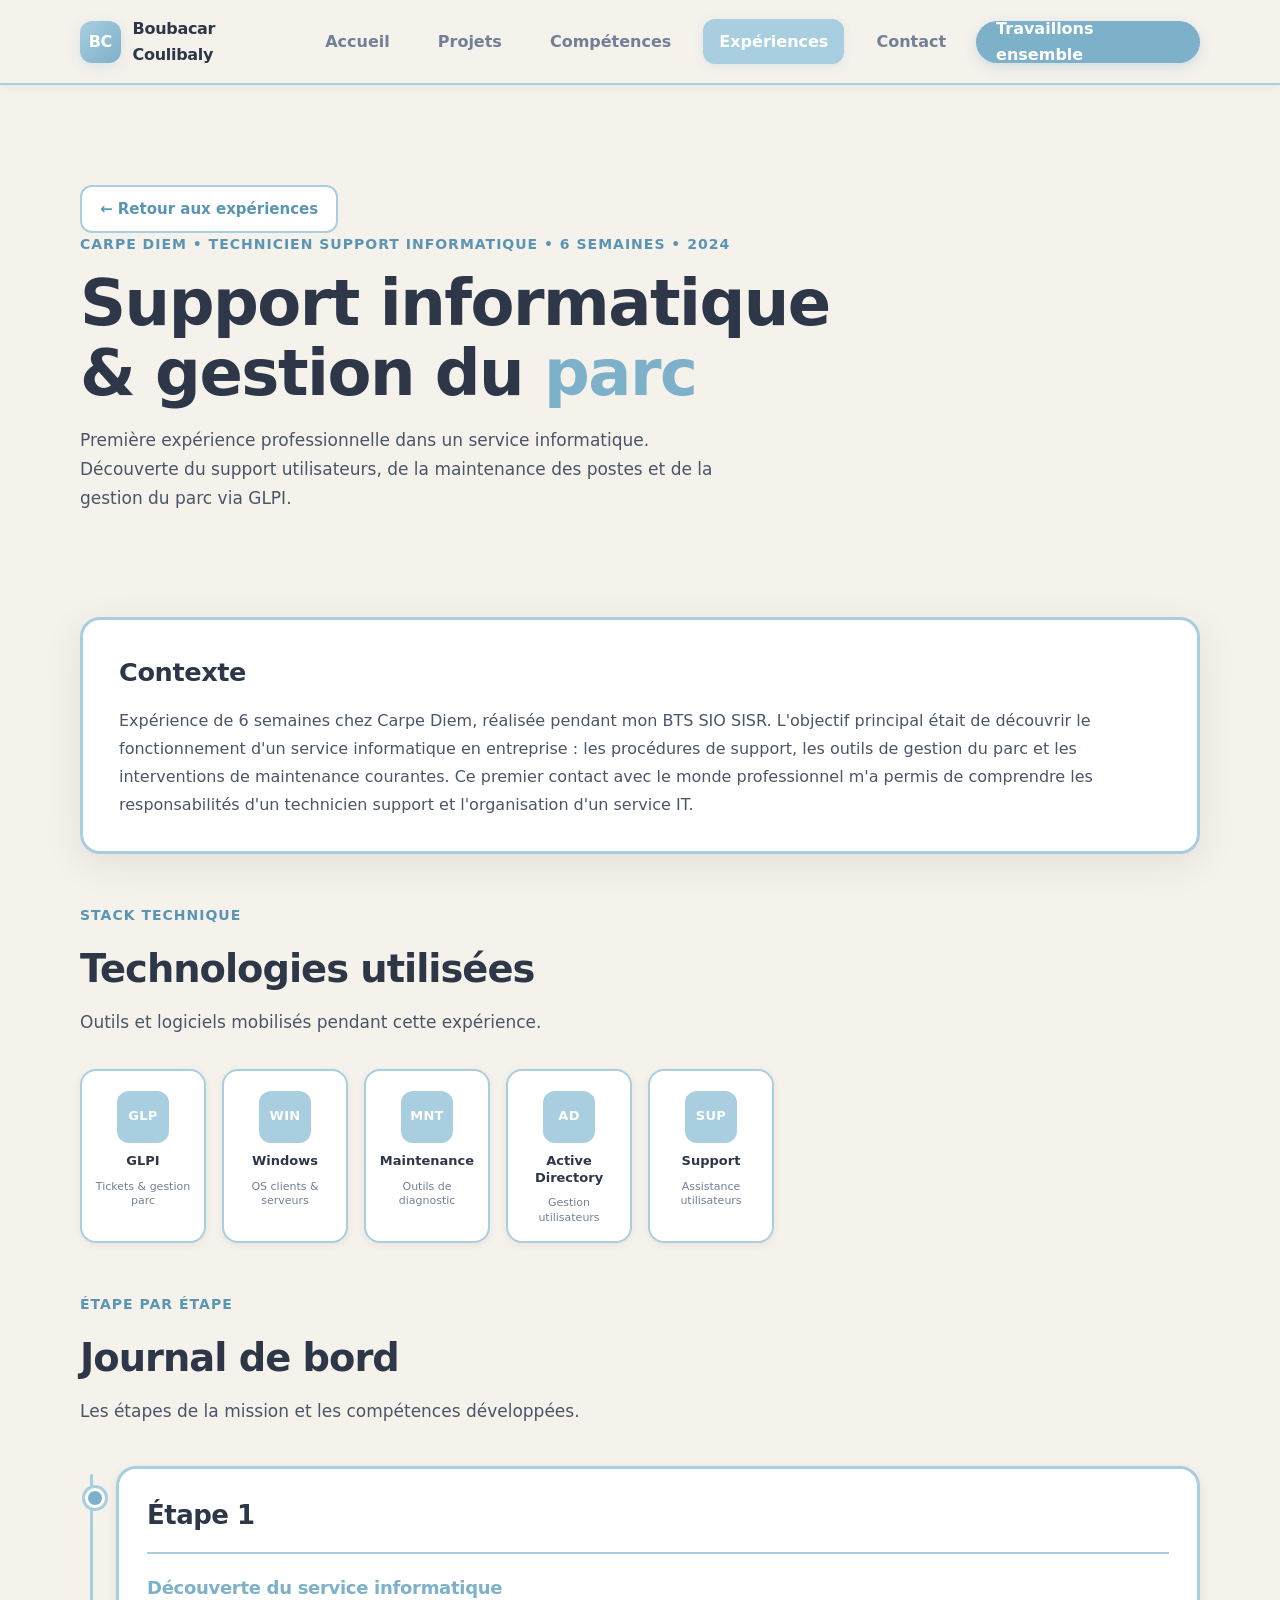
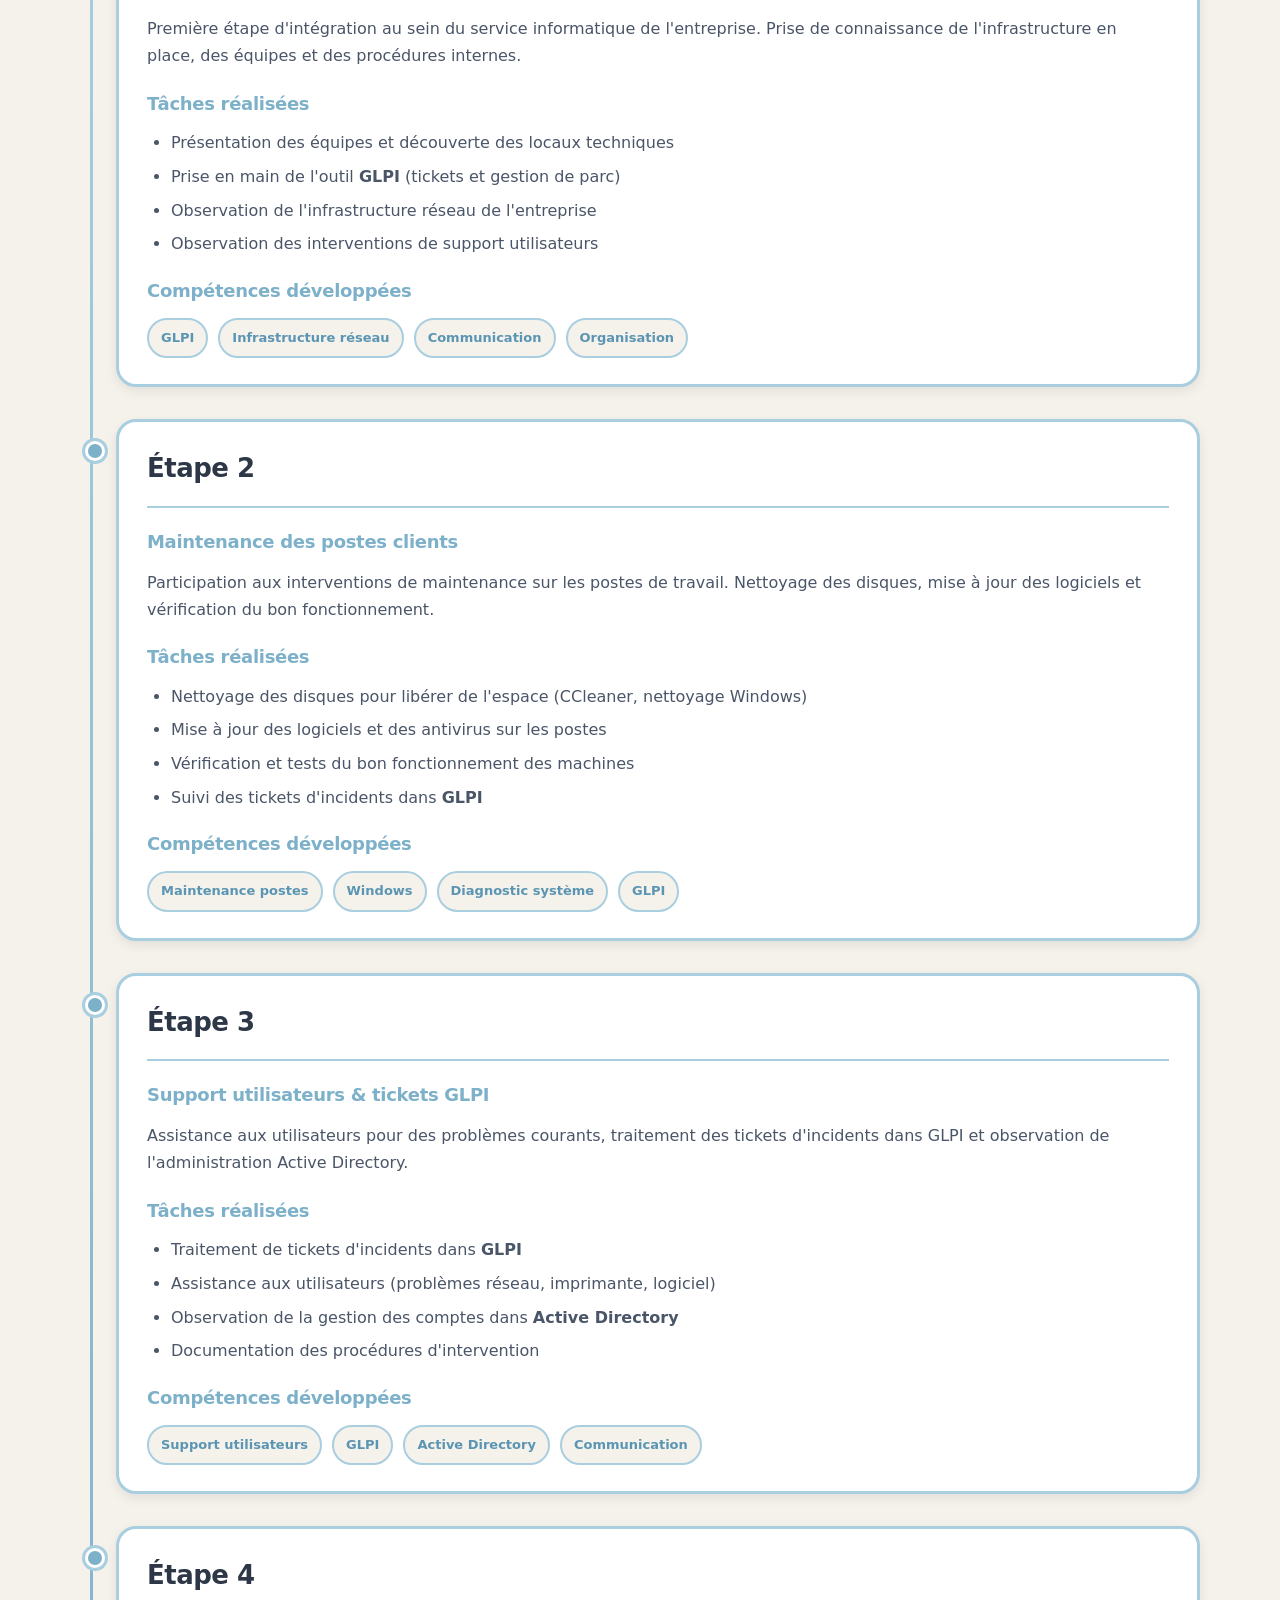
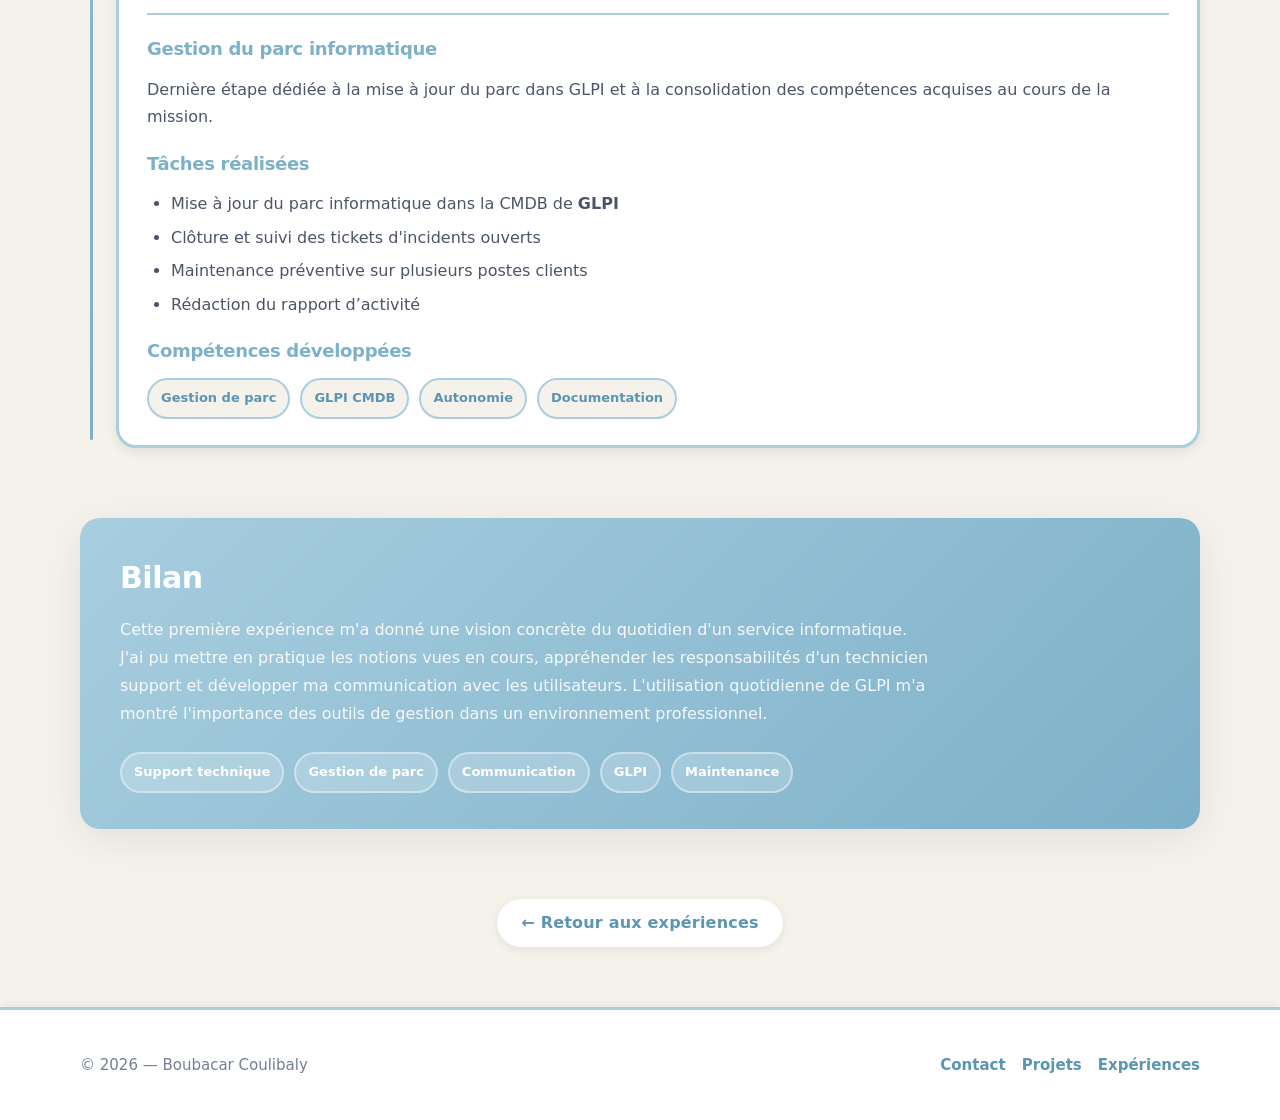
<file: experiences/2024.html>
<!DOCTYPE html>
<html lang="fr">
<head>
  <meta charset="UTF-8" />
  <meta name="viewport" content="width=device-width, initial-scale=1.0" />
  <title>Technicien support informatique – Carpe Diem (2024) – Support informatique & gestion du parc | Boubacar Coulibaly</title>
  <meta name="description" content="Technicien support informatique chez Carpe Diem (2024) — Support informatique & gestion du parc informatique. GLPI, Windows, maintenance. Boubacar Coulibaly." />

  <link rel="stylesheet" href="../assets/css/style.css" />
  <link rel="stylesheet" href="../assets/css/stage.css" />
</head>
<body>

  <!-- NAV -->
  <header class="topbar">
    <div class="container topbar-inner">
      <a class="brand" href="../index.html" aria-label="Accueil">
        <span class="brand-mark">BC</span>
        <span class="brand-text">Boubacar Coulibaly</span>
      </a>

      <nav class="nav" aria-label="Navigation principale">
        <a class="nav-link" href="../index.html">Accueil</a>
        <a class="nav-link" href="../projet.html">Projets</a>
        <a class="nav-link" href="../competences.html">Compétences</a>
        <a class="nav-link is-active" href="../experiences.html">Expériences</a>
        <a class="nav-link" href="../contact.html">Contact</a>
      </nav>

      <a class="nav-cta" href="../contact.html">Travaillons ensemble</a>
    </div>
  </header>

  <main>

    <!-- HERO -->
    <section class="hero">
      <div class="container">
        <a href="../experiences.html" class="stage-back-link">← Retour aux expériences</a>
        <p class="kicker">Carpe Diem • Technicien support informatique • 6 semaines • 2024</p>
        <h1 class="hero-title">
          Support informatique<br />
          &amp; gestion du <span class="accent">parc</span>
        </h1>
        <p class="hero-subtitle">
          Première expérience professionnelle dans un service informatique.
          Découverte du support utilisateurs, de la maintenance des postes
          et de la gestion du parc via GLPI.
        </p>
      </div>
    </section>

    <!-- CONTEXTE -->
    <section class="stage-context-section">
      <div class="container">
        <div class="context-card">
          <h2>Contexte</h2>
          <p>
            Expérience de 6 semaines chez Carpe Diem, réalisée pendant mon BTS SIO SISR.
            L'objectif principal était de découvrir le fonctionnement d'un service
            informatique en entreprise : les procédures de support, les outils de
            gestion du parc et les interventions de maintenance courantes.
            Ce premier contact avec le monde professionnel m'a permis de comprendre
            les responsabilités d'un technicien support et l'organisation d'un service IT.
          </p>
        </div>
      </div>
    </section>

    <!-- TECHNOLOGIES -->
    <section class="stage-tech-section highlights">
      <div class="container">
        <p class="kicker">Stack technique</p>
        <h2 class="section-title">Technologies utilisées</h2>
        <p class="section-subtitle">Outils et logiciels mobilisés pendant cette expérience.</p>

        <div class="stage-tech-grid">
          <div class="tech-item">
            <div class="tech-icon">GLP</div>
            <span class="tech-name">GLPI</span>
            <span class="tech-desc">Tickets &amp; gestion parc</span>
          </div>
          <div class="tech-item">
            <div class="tech-icon">WIN</div>
            <span class="tech-name">Windows</span>
            <span class="tech-desc">OS clients &amp; serveurs</span>
          </div>
          <div class="tech-item">
            <div class="tech-icon">MNT</div>
            <span class="tech-name">Maintenance</span>
            <span class="tech-desc">Outils de diagnostic</span>
          </div>
          <div class="tech-item">
            <div class="tech-icon">AD</div>
            <span class="tech-name">Active Directory</span>
            <span class="tech-desc">Gestion utilisateurs</span>
          </div>
          <div class="tech-item">
            <div class="tech-icon">SUP</div>
            <span class="tech-name">Support</span>
            <span class="tech-desc">Assistance utilisateurs</span>
          </div>
        </div>
      </div>
    </section>

    <!-- JOURNAL -->
    <section class="stage-timeline">
      <div class="container">
        <p class="kicker">Étape par étape</p>
        <h2 class="section-title">Journal de bord</h2>
        <p class="section-subtitle">Les étapes de la mission et les compétences développées.</p>

        <div class="timeline-wrapper">

          <!-- Étape 1 -->
          <div class="timeline-item">
            <article class="journal-entry">
              <div class="entry-header">
                <h2>Étape 1</h2>
                </div>
              <div class="entry-content">
                <h3>Découverte du service informatique</h3>
                <p>
                  Première étape d'intégration au sein du service informatique de l'entreprise.
                  Prise de connaissance de l'infrastructure en place, des équipes et des procédures internes.
                </p>
                <h3>Tâches réalisées</h3>
                <ul>
                  <li>Présentation des équipes et découverte des locaux techniques</li>
                  <li>Prise en main de l'outil <strong>GLPI</strong> (tickets et gestion de parc)</li>
                  <li>Observation de l'infrastructure réseau de l'entreprise</li>
                  <li>Observation des interventions de support utilisateurs</li>
                </ul>
                <h3>Compétences développées</h3>
                <div class="tags">
                  <span>GLPI</span>
                  <span>Infrastructure réseau</span>
                  <span>Communication</span>
                  <span>Organisation</span>
                </div>
              </div>
            </article>
          </div>

          <!-- Étape 2 -->
          <div class="timeline-item">
            <article class="journal-entry">
              <div class="entry-header">
                <h2>Étape 2</h2>
                </div>
              <div class="entry-content">
                <h3>Maintenance des postes clients</h3>
                <p>
                  Participation aux interventions de maintenance sur les postes de travail.
                  Nettoyage des disques, mise à jour des logiciels et vérification du bon fonctionnement.
                </p>
                <h3>Tâches réalisées</h3>
                <ul>
                  <li>Nettoyage des disques pour libérer de l'espace (CCleaner, nettoyage Windows)</li>
                  <li>Mise à jour des logiciels et des antivirus sur les postes</li>
                  <li>Vérification et tests du bon fonctionnement des machines</li>
                  <li>Suivi des tickets d'incidents dans <strong>GLPI</strong></li>
                </ul>
                <h3>Compétences développées</h3>
                <div class="tags">
                  <span>Maintenance postes</span>
                  <span>Windows</span>
                  <span>Diagnostic système</span>
                  <span>GLPI</span>
                </div>
              </div>
            </article>
          </div>

          <!-- Étape 3 -->
          <div class="timeline-item">
            <article class="journal-entry">
              <div class="entry-header">
                <h2>Étape 3</h2>
                </div>
              <div class="entry-content">
                <h3>Support utilisateurs &amp; tickets GLPI</h3>
                <p>
                  Assistance aux utilisateurs pour des problèmes courants, traitement des
                  tickets d'incidents dans GLPI et observation de l'administration Active Directory.
                </p>
                <h3>Tâches réalisées</h3>
                <ul>
                  <li>Traitement de tickets d'incidents dans <strong>GLPI</strong></li>
                  <li>Assistance aux utilisateurs (problèmes réseau, imprimante, logiciel)</li>
                  <li>Observation de la gestion des comptes dans <strong>Active Directory</strong></li>
                  <li>Documentation des procédures d'intervention</li>
                </ul>
                <h3>Compétences développées</h3>
                <div class="tags">
                  <span>Support utilisateurs</span>
                  <span>GLPI</span>
                  <span>Active Directory</span>
                  <span>Communication</span>
                </div>
              </div>
            </article>
          </div>

          <!-- Étape 4 -->
          <div class="timeline-item">
            <article class="journal-entry">
              <div class="entry-header">
                <h2>Étape 4</h2>
                </div>
              <div class="entry-content">
                <h3>Gestion du parc informatique</h3>
                <p>
                  Dernière étape dédiée à la mise à jour du parc dans GLPI
                  et à la consolidation des compétences acquises au cours de la mission.
                </p>
                <h3>Tâches réalisées</h3>
                <ul>
                  <li>Mise à jour du parc informatique dans la CMDB de <strong>GLPI</strong></li>
                  <li>Clôture et suivi des tickets d'incidents ouverts</li>
                  <li>Maintenance préventive sur plusieurs postes clients</li>
                  <li>Rédaction du rapport d’activité</li>
                </ul>
                <h3>Compétences développées</h3>
                <div class="tags">
                  <span>Gestion de parc</span>
                  <span>GLPI CMDB</span>
                  <span>Autonomie</span>
                  <span>Documentation</span>
                </div>
              </div>
            </article>
          </div>

        </div>
      </div>
    </section>

    <!-- BILAN -->
    <section class="stage-bilan">
      <div class="container">
        <div class="bilan-card">
          <h2>Bilan</h2>
          <p>
            Cette première expérience m'a donné une vision concrète du quotidien d'un service informatique.
            J'ai pu mettre en pratique les notions vues en cours, appréhender les responsabilités
            d'un technicien support et développer ma communication avec les utilisateurs.
            L'utilisation quotidienne de GLPI m'a montré l'importance des outils de gestion
            dans un environnement professionnel.
          </p>
          <div class="tags">
            <span>Support technique</span>
            <span>Gestion de parc</span>
            <span>Communication</span>
            <span>GLPI</span>
            <span>Maintenance</span>
          </div>
        </div>
      </div>
    </section>

    <div class="container" style="text-align:center; padding-bottom: 60px;">
      <a href="../experiences.html" class="btn btn-ghost">&larr; Retour aux expériences</a>
    </div>

  </main>

  <footer class="footer">
    <div class="container footer-inner">
      <p>© 2026 — Boubacar Coulibaly</p>
      <div class="footer-links">
        <a href="../contact.html">Contact</a>
        <a href="../projet.html">Projets</a>
        <a href="../experiences.html">Expériences</a>
      </div>
    </div>
  </footer>

</body>
</html>
</file>
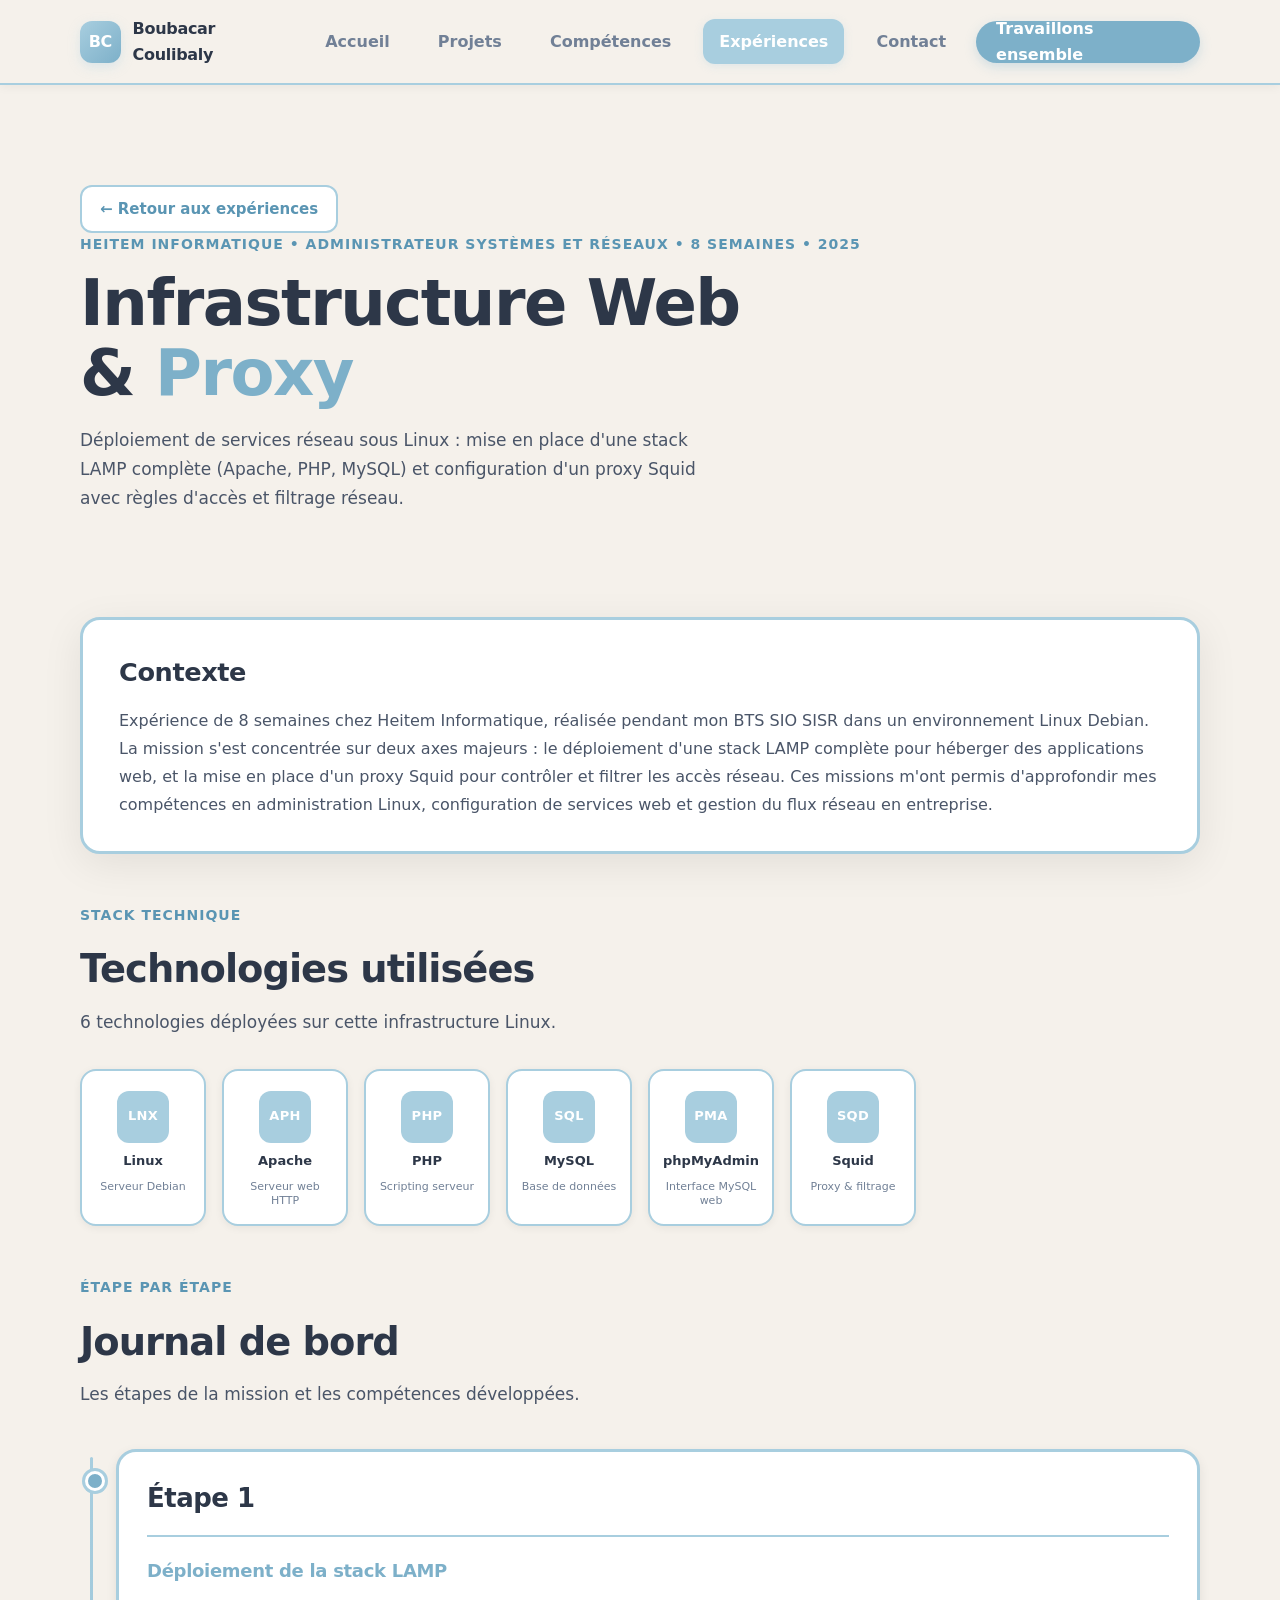
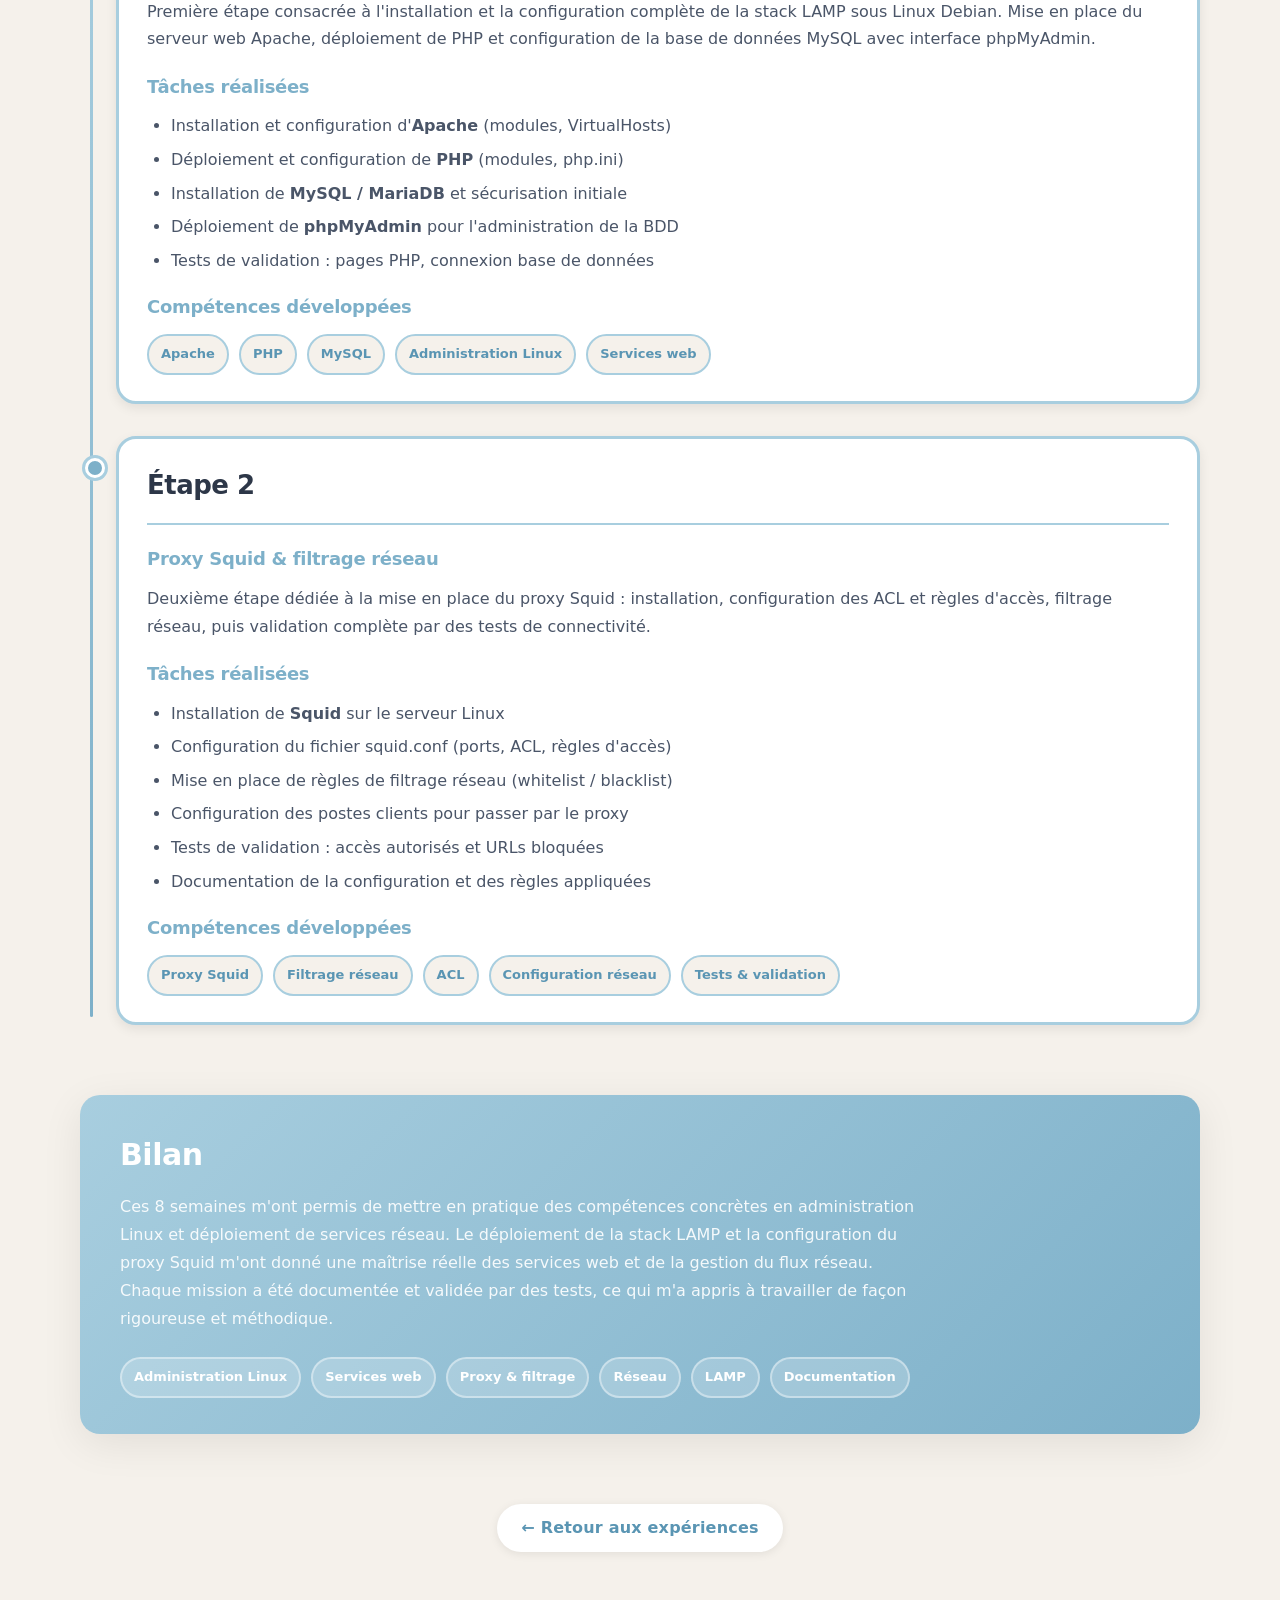
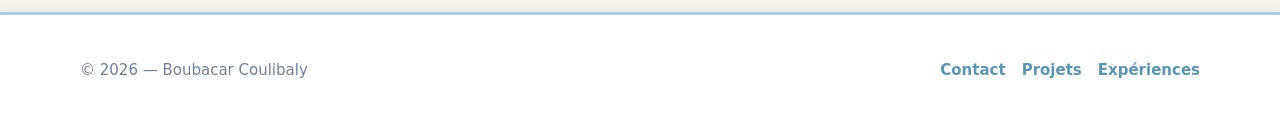
<file: experiences/2025.html>
<!DOCTYPE html>
<html lang="fr">
<head>
  <meta charset="UTF-8" />
  <meta name="viewport" content="width=device-width, initial-scale=1.0" />
  <title>Administrateur systèmes et réseaux – Heitem Informatique (2025) – Infrastructure Web & Proxy | Boubacar Coulibaly</title>
  <meta name="description" content="Administrateur systèmes et réseaux chez Heitem Informatique (2025) — Infrastructure Web & Proxy Squid. LAMP, PHP, MySQL, Squid. Boubacar Coulibaly." />

  <link rel="stylesheet" href="../assets/css/style.css" />
  <link rel="stylesheet" href="../assets/css/stage.css" />
</head>
<body>

  <!-- NAV -->
  <header class="topbar">
    <div class="container topbar-inner">
      <a class="brand" href="../index.html" aria-label="Accueil">
        <span class="brand-mark">BC</span>
        <span class="brand-text">Boubacar Coulibaly</span>
      </a>

      <nav class="nav" aria-label="Navigation principale">
        <a class="nav-link" href="../index.html">Accueil</a>
        <a class="nav-link" href="../projet.html">Projets</a>
        <a class="nav-link" href="../competences.html">Compétences</a>
        <a class="nav-link is-active" href="../experiences.html">Expériences</a>
        <a class="nav-link" href="../contact.html">Contact</a>
      </nav>

      <a class="nav-cta" href="../contact.html">Travaillons ensemble</a>
    </div>
  </header>

  <main>

    <!-- HERO -->
    <section class="hero">
      <div class="container">
        <a href="../experiences.html" class="stage-back-link">← Retour aux expériences</a>
        <p class="kicker">Heitem Informatique • Administrateur systèmes et réseaux • 8 semaines • 2025</p>
        <h1 class="hero-title">
          Infrastructure Web<br />
          &amp; <span class="accent">Proxy</span>
        </h1>
        <p class="hero-subtitle">
          Déploiement de services réseau sous Linux : mise en place d'une stack
          LAMP complète (Apache, PHP, MySQL) et configuration d'un proxy Squid
          avec règles d'accès et filtrage réseau.
        </p>
      </div>
    </section>

    <!-- CONTEXTE -->
    <section class="stage-context-section">
      <div class="container">
        <div class="context-card">
          <h2>Contexte</h2>
          <p>
            Expérience de 8 semaines chez Heitem Informatique, réalisée pendant mon BTS SIO SISR dans un environnement
            Linux Debian. La mission s'est concentrée sur deux axes majeurs : le déploiement d'une
            stack LAMP complète pour héberger des applications web, et la mise en place d'un
            proxy Squid pour contrôler et filtrer les accès réseau. Ces missions m'ont permis
            d'approfondir mes compétences en administration Linux, configuration de services web
            et gestion du flux réseau en entreprise.
          </p>
        </div>
      </div>
    </section>

    <!-- TECHNOLOGIES -->
    <section class="stage-tech-section highlights">
      <div class="container">
        <p class="kicker">Stack technique</p>
        <h2 class="section-title">Technologies utilisées</h2>
        <p class="section-subtitle">6 technologies déployées sur cette infrastructure Linux.</p>

        <div class="stage-tech-grid">
          <div class="tech-item">
            <div class="tech-icon">LNX</div>
            <span class="tech-name">Linux</span>
            <span class="tech-desc">Serveur Debian</span>
          </div>
          <div class="tech-item">
            <div class="tech-icon">APH</div>
            <span class="tech-name">Apache</span>
            <span class="tech-desc">Serveur web HTTP</span>
          </div>
          <div class="tech-item">
            <div class="tech-icon">PHP</div>
            <span class="tech-name">PHP</span>
            <span class="tech-desc">Scripting serveur</span>
          </div>
          <div class="tech-item">
            <div class="tech-icon">SQL</div>
            <span class="tech-name">MySQL</span>
            <span class="tech-desc">Base de données</span>
          </div>
          <div class="tech-item">
            <div class="tech-icon">PMA</div>
            <span class="tech-name">phpMyAdmin</span>
            <span class="tech-desc">Interface MySQL web</span>
          </div>
          <div class="tech-item">
            <div class="tech-icon">SQD</div>
            <span class="tech-name">Squid</span>
            <span class="tech-desc">Proxy &amp; filtrage</span>
          </div>
        </div>
      </div>
    </section>

    <!-- JOURNAL -->
    <section class="stage-timeline">
      <div class="container">
        <p class="kicker">Étape par étape</p>
        <h2 class="section-title">Journal de bord</h2>
        <p class="section-subtitle">Les étapes de la mission et les compétences développées.</p>

        <div class="timeline-wrapper">

          <!-- Étape 1 -->
          <div class="timeline-item">
            <article class="journal-entry">
              <div class="entry-header">
                <h2>Étape 1</h2>
                </div>
              <div class="entry-content">
                <h3>Déploiement de la stack LAMP</h3>
                <p>
                  Première étape consacrée à l'installation et la configuration complète de la
                  stack LAMP sous Linux Debian. Mise en place du serveur web Apache, déploiement
                  de PHP et configuration de la base de données MySQL avec interface phpMyAdmin.
                </p>
                <h3>Tâches réalisées</h3>
                <ul>
                  <li>Installation et configuration d'<strong>Apache</strong> (modules, VirtualHosts)</li>
                  <li>Déploiement et configuration de <strong>PHP</strong> (modules, php.ini)</li>
                  <li>Installation de <strong>MySQL / MariaDB</strong> et sécurisation initiale</li>
                  <li>Déploiement de <strong>phpMyAdmin</strong> pour l'administration de la BDD</li>
                  <li>Tests de validation : pages PHP, connexion base de données</li>
                </ul>
                <h3>Compétences développées</h3>
                <div class="tags">
                  <span>Apache</span>
                  <span>PHP</span>
                  <span>MySQL</span>
                  <span>Administration Linux</span>
                  <span>Services web</span>
                </div>
              </div>
            </article>
          </div>

          <!-- Étape 2 -->
          <div class="timeline-item">
            <article class="journal-entry">
              <div class="entry-header">
                <h2>Étape 2</h2>
                </div>
              <div class="entry-content">
                <h3>Proxy Squid &amp; filtrage réseau</h3>
                <p>
                  Deuxième étape dédiée à la mise en place du proxy Squid : installation,
                  configuration des ACL et règles d'accès, filtrage réseau, puis validation
                  complète par des tests de connectivité.
                </p>
                <h3>Tâches réalisées</h3>
                <ul>
                  <li>Installation de <strong>Squid</strong> sur le serveur Linux</li>
                  <li>Configuration du fichier squid.conf (ports, ACL, règles d'accès)</li>
                  <li>Mise en place de règles de filtrage réseau (whitelist / blacklist)</li>
                  <li>Configuration des postes clients pour passer par le proxy</li>
                  <li>Tests de validation : accès autorisés et URLs bloquées</li>
                  <li>Documentation de la configuration et des règles appliquées</li>
                </ul>
                <h3>Compétences développées</h3>
                <div class="tags">
                  <span>Proxy Squid</span>
                  <span>Filtrage réseau</span>
                  <span>ACL</span>
                  <span>Configuration réseau</span>
                  <span>Tests &amp; validation</span>
                </div>
              </div>
            </article>
          </div>

        </div>
      </div>
    </section>

    <!-- BILAN -->
    <section class="stage-bilan">
      <div class="container">
        <div class="bilan-card">
          <h2>Bilan</h2>
          <p>
            Ces 8 semaines m'ont permis de mettre en pratique des compétences concrètes en
            administration Linux et déploiement de services réseau. Le déploiement de la stack
            LAMP et la configuration du proxy Squid m'ont donné une maîtrise réelle des services
            web et de la gestion du flux réseau. Chaque mission a été documentée et validée par
            des tests, ce qui m'a appris à travailler de façon rigoureuse et méthodique.
          </p>
          <div class="tags">
            <span>Administration Linux</span>
            <span>Services web</span>
            <span>Proxy &amp; filtrage</span>
            <span>Réseau</span>
            <span>LAMP</span>
            <span>Documentation</span>
          </div>
        </div>
      </div>
    </section>

    <div class="container" style="text-align:center; padding-bottom: 60px;">
      <a href="../experiences.html" class="btn btn-ghost">&larr; Retour aux expériences</a>
    </div>

  </main>

  <footer class="footer">
    <div class="container footer-inner">
      <p>© 2026 — Boubacar Coulibaly</p>
      <div class="footer-links">
        <a href="../contact.html">Contact</a>
        <a href="../projet.html">Projets</a>
        <a href="../experiences.html">Expériences</a>
      </div>
    </div>
  </footer>

</body>
</html>
</file>
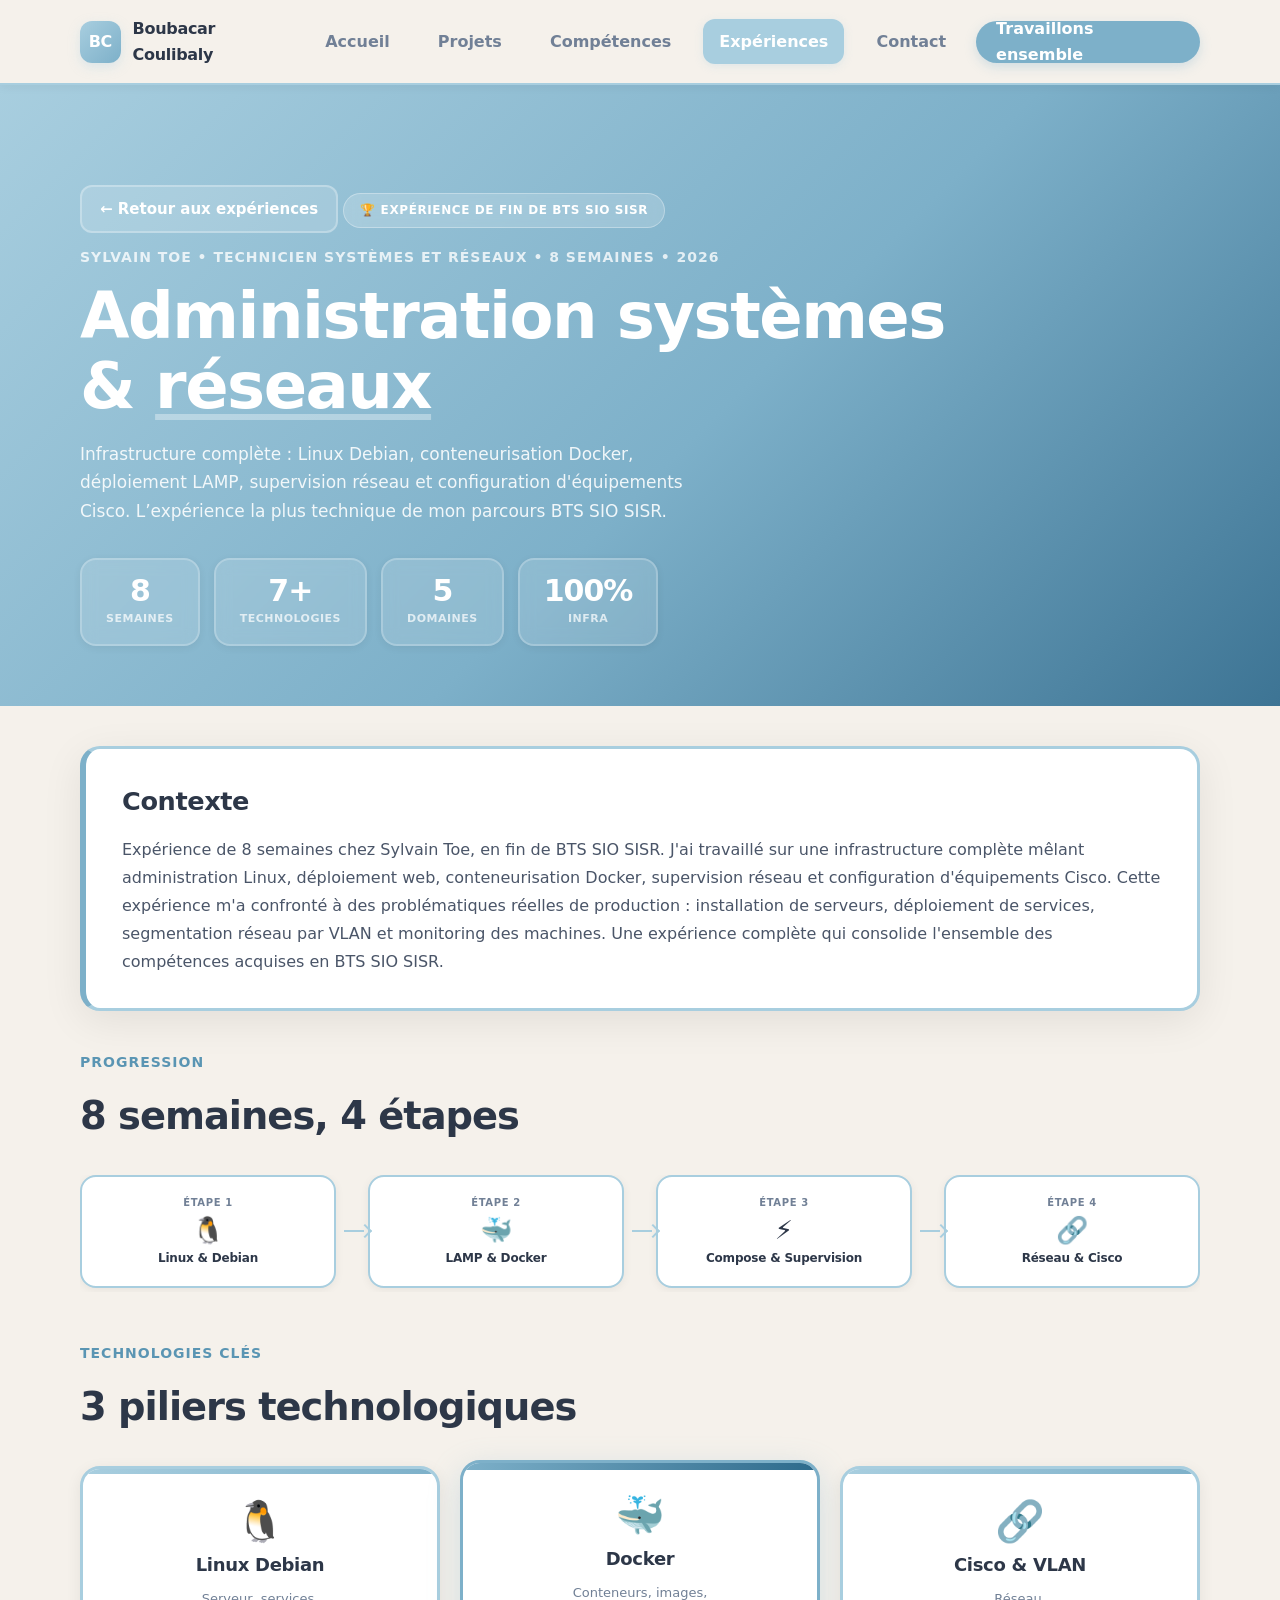
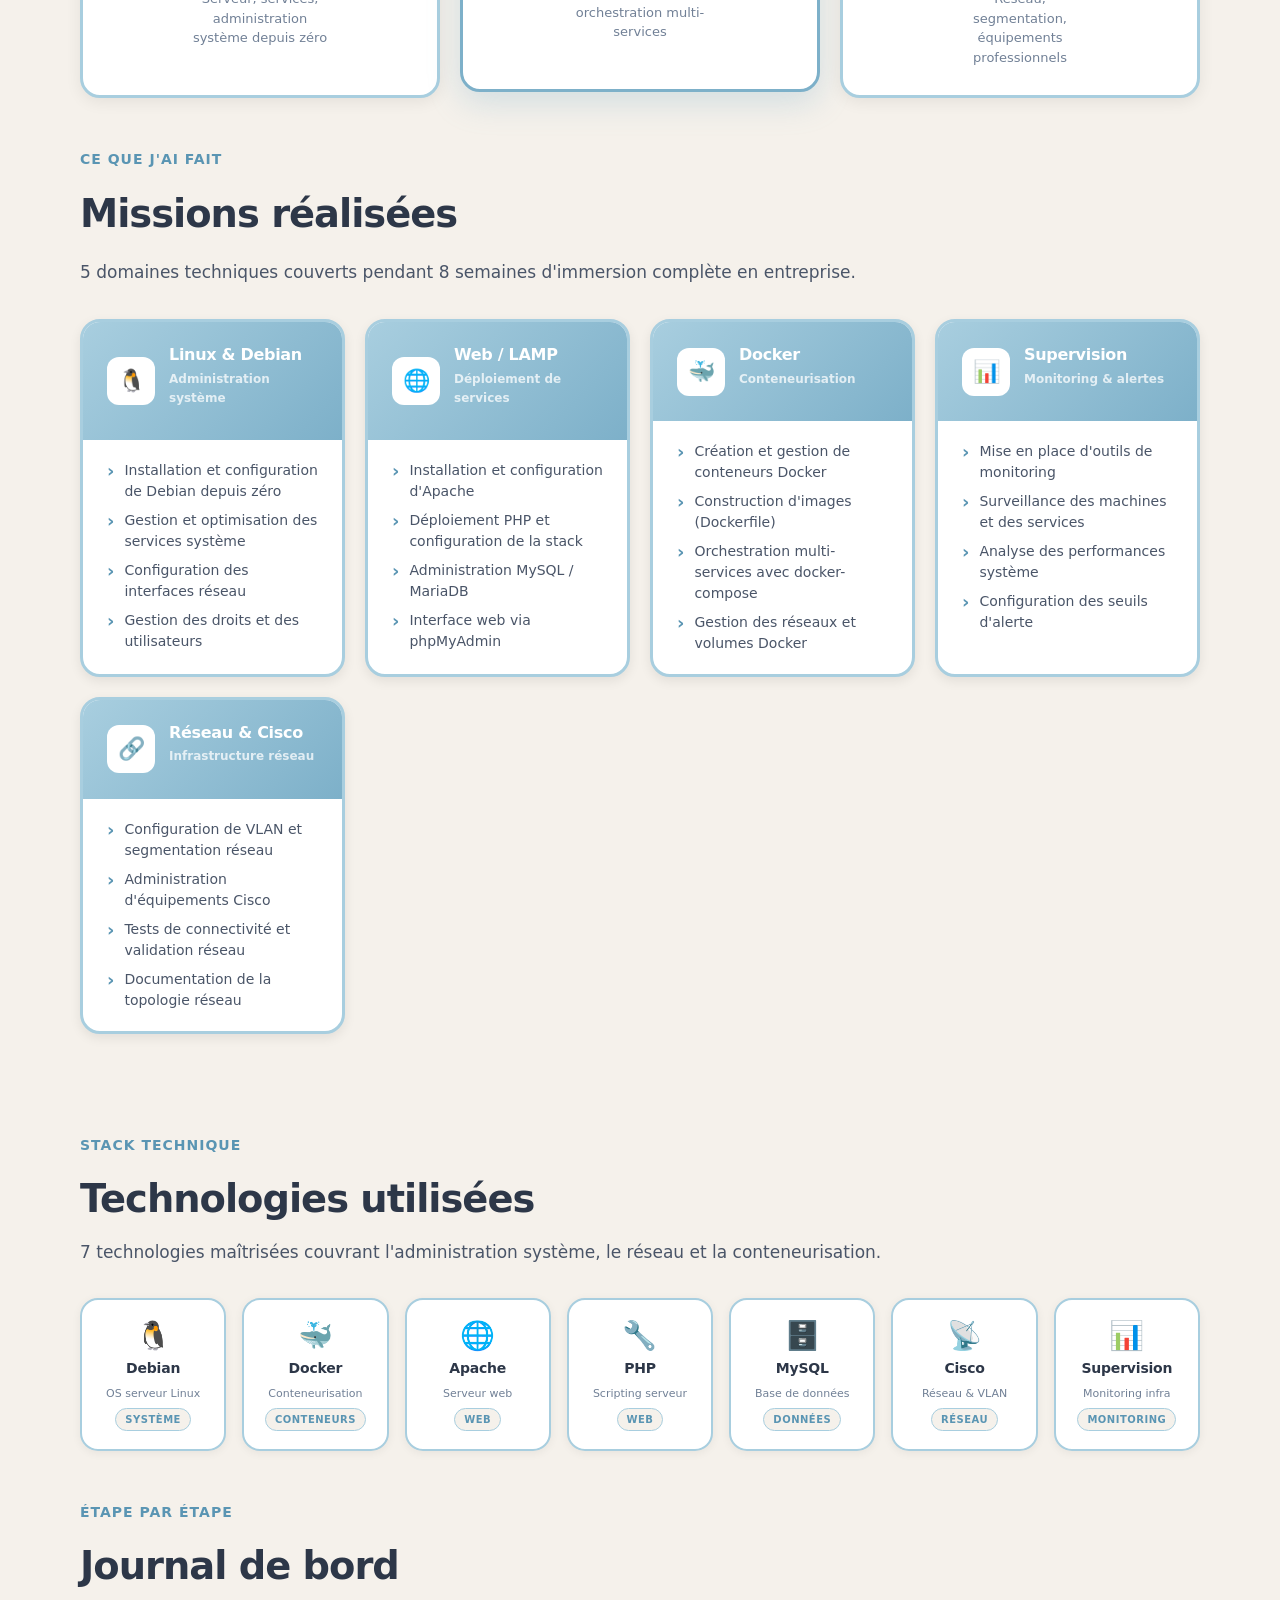
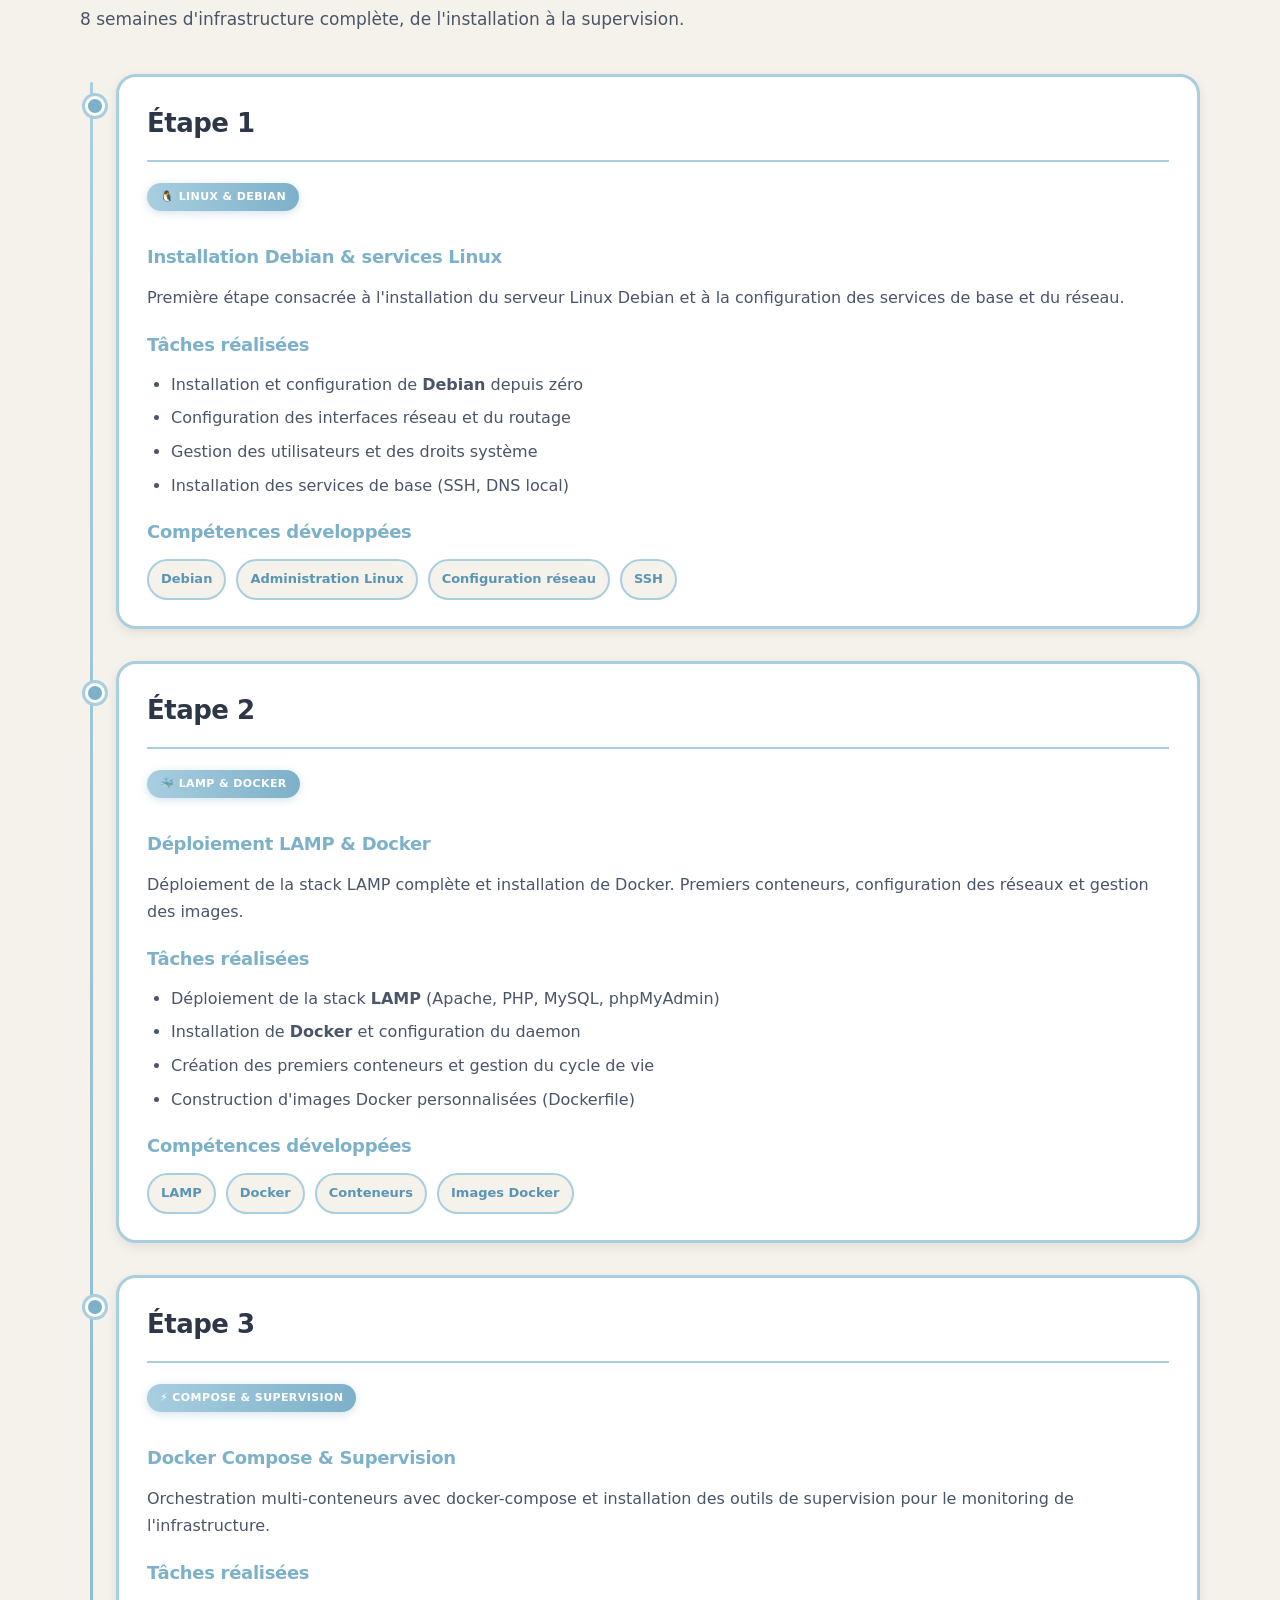
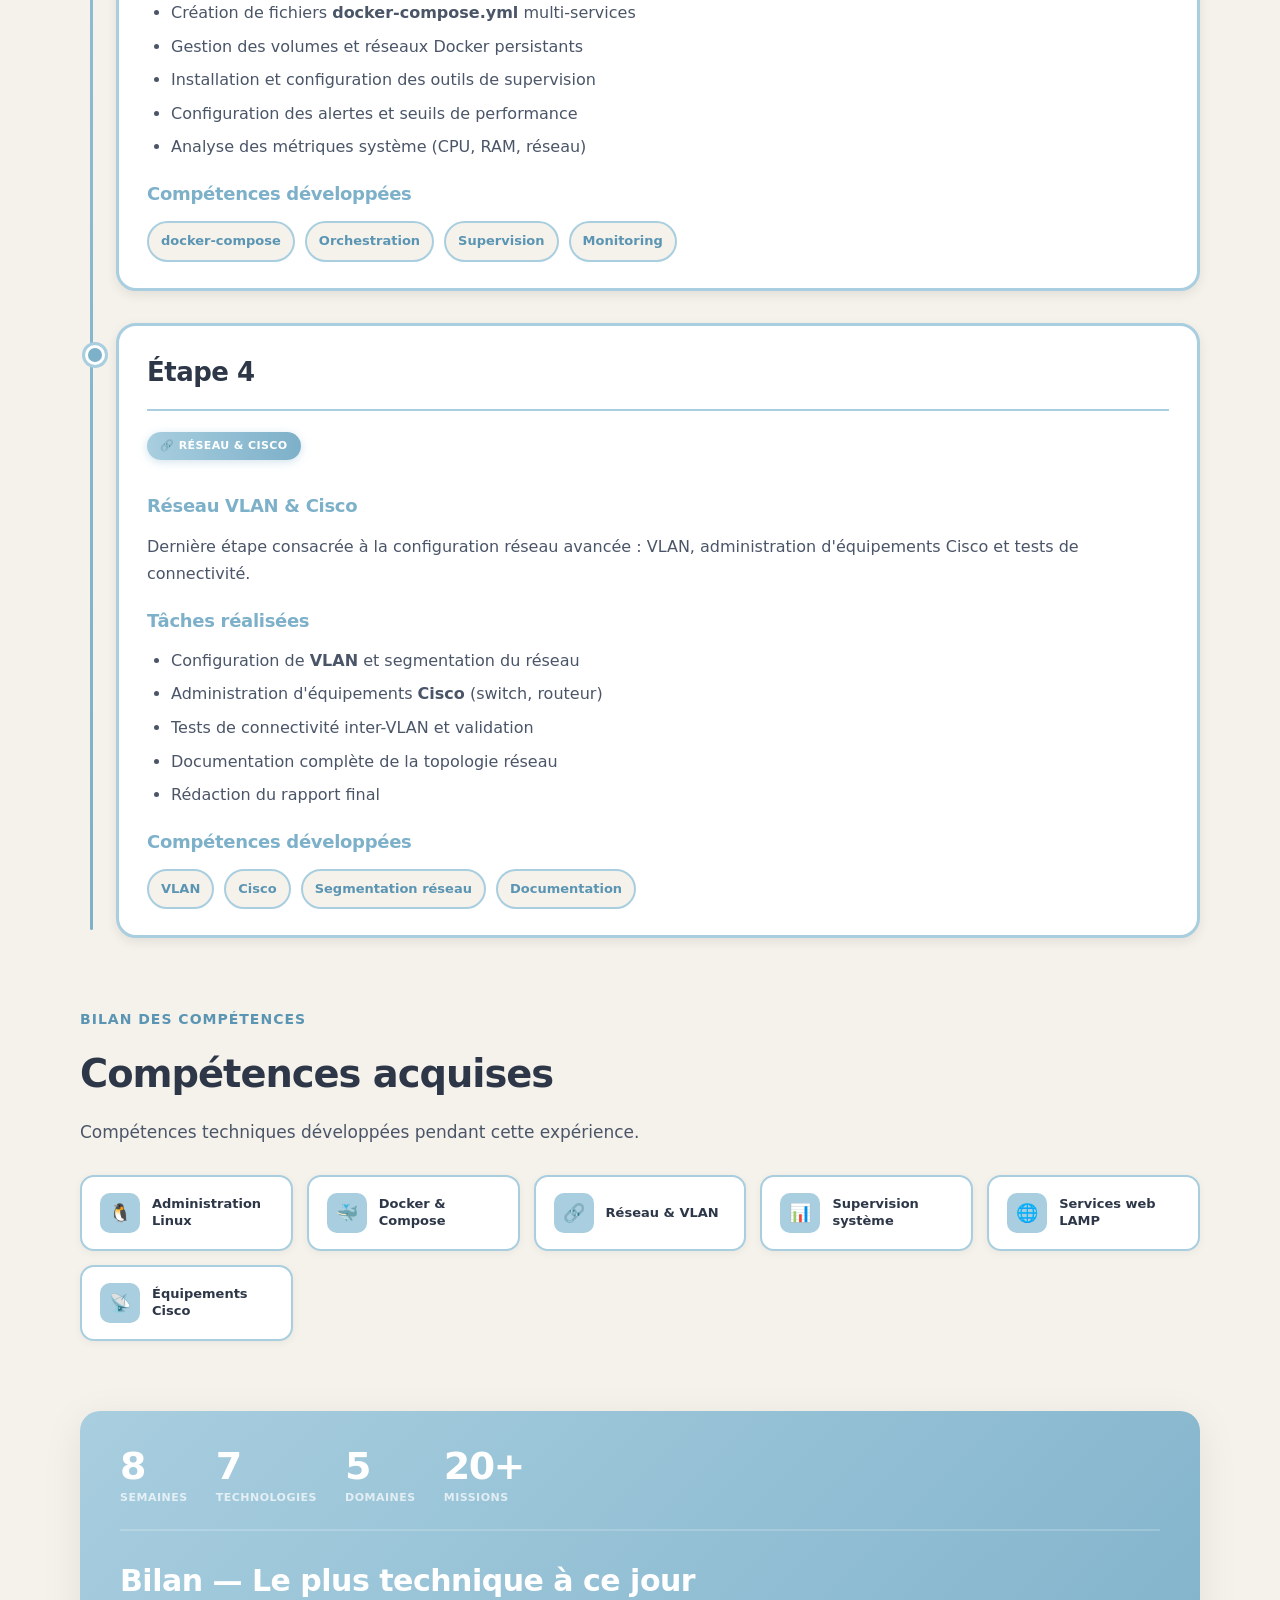
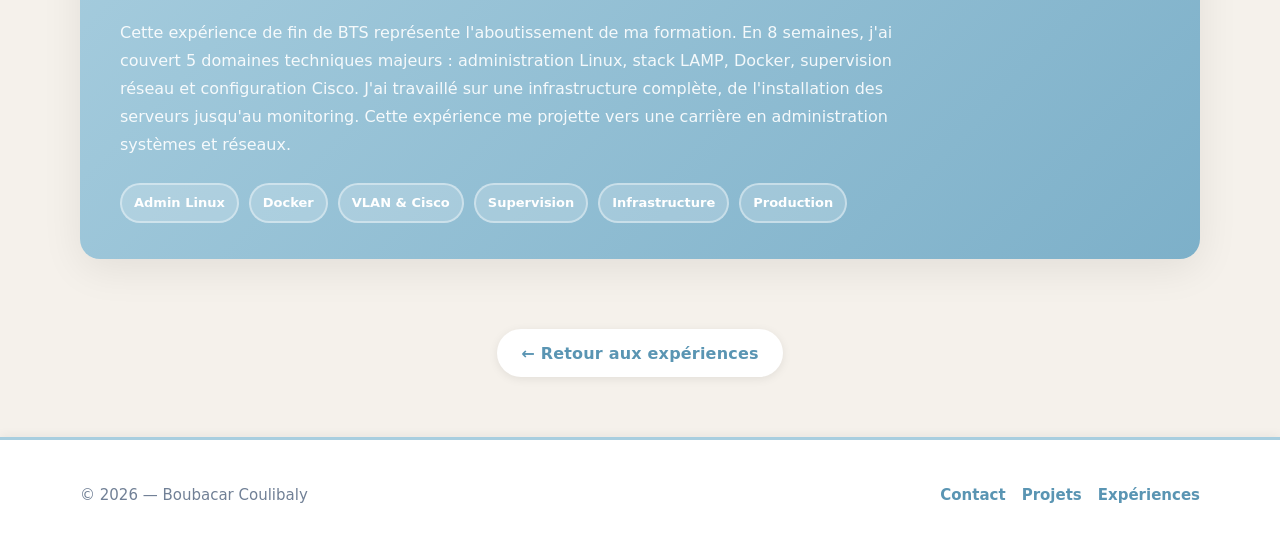
<file: experiences/2026.html>
<!DOCTYPE html>
<html lang="fr">
<head>
  <meta charset="UTF-8" />
  <meta name="viewport" content="width=device-width, initial-scale=1.0" />
  <title>Technicien systèmes et réseaux – Sylvain Toe (2026) – Administration systèmes & réseaux | Boubacar Coulibaly</title>
  <meta name="description" content="Technicien systèmes et réseaux chez Sylvain Toe (2026) — Administration systèmes & réseaux. Debian, Docker, Cisco, VLAN, Supervision. Boubacar Coulibaly." />

  <link rel="stylesheet" href="../assets/css/style.css" />
  <link rel="stylesheet" href="../assets/css/stage.css" />
</head>
<body>

  <!-- NAV -->
  <header class="topbar">
    <div class="container topbar-inner">
      <a class="brand" href="../index.html" aria-label="Accueil">
        <span class="brand-mark">BC</span>
        <span class="brand-text">Boubacar Coulibaly</span>
      </a>

      <nav class="nav" aria-label="Navigation principale">
        <a class="nav-link" href="../index.html">Accueil</a>
        <a class="nav-link" href="../projet.html">Projets</a>
        <a class="nav-link" href="../competences.html">Compétences</a>
        <a class="nav-link is-active" href="../experiences.html">Expériences</a>
        <a class="nav-link" href="../contact.html">Contact</a>
      </nav>

      <a class="nav-cta" href="../contact.html">Travaillons ensemble</a>
    </div>
  </header>

  <main>

    <!-- HERO -->
    <section class="hero hero-2026">
      <div class="container">
        <a href="../experiences.html" class="stage-back-link">← Retour aux expériences</a>
        <span class="hero-ribbon">🏆 Expérience de fin de BTS SIO SISR</span>
        <p class="kicker">Sylvain Toe • Technicien systèmes et réseaux • 8 semaines • 2026</p>
        <h1 class="hero-title">
          Administration systèmes<br />
          &amp; <span class="accent">réseaux</span>
        </h1>
        <p class="hero-subtitle">
          Infrastructure complète : Linux Debian, conteneurisation Docker,
          déploiement LAMP, supervision réseau et configuration d'équipements
          Cisco. L’expérience la plus technique de mon parcours BTS SIO SISR.
        </p>

        <!-- Stats -->
        <div class="stage-hero-stats">
          <div class="hero-stat">
            <div class="hero-stat-number">8</div>
            <div class="hero-stat-label">Semaines</div>
          </div>
          <div class="hero-stat">
            <div class="hero-stat-number">7+</div>
            <div class="hero-stat-label">Technologies</div>
          </div>
          <div class="hero-stat">
            <div class="hero-stat-number">5</div>
            <div class="hero-stat-label">Domaines</div>
          </div>
          <div class="hero-stat">
            <div class="hero-stat-number">100%</div>
            <div class="hero-stat-label">Infra</div>
          </div>
        </div>
      </div>
    </section>

    <!-- CONTEXTE -->
    <section class="stage-context-section">
      <div class="container">
        <div class="context-card context-card-2026">
          <h2>Contexte</h2>
          <p>
            Expérience de 8 semaines chez Sylvain Toe, en fin de BTS SIO SISR. J'ai travaillé sur une infrastructure
            complète mêlant administration Linux, déploiement web, conteneurisation Docker, supervision
            réseau et configuration d'équipements Cisco. Cette expérience m'a confronté à des problématiques
            réelles de production : installation de serveurs, déploiement de services, segmentation
            réseau par VLAN et monitoring des machines. Une expérience complète qui consolide
            l'ensemble des compétences acquises en BTS SIO SISR.
          </p>
        </div>
      </div>
    </section>

    <!-- SEMAINE OVERVIEW -->
    <section class="week-progression-section">
      <div class="container">
        <p class="kicker">Progression</p>
        <h2 class="section-title">8 semaines, 4 étapes</h2>
        <div class="week-progression">
          <div class="week-step">
            <span class="ws-num">Étape 1</span>
            <span class="ws-emoji">🐧</span>
            <span class="ws-label">Linux &amp; Debian</span>
          </div>
          <div class="week-step">
            <span class="ws-num">Étape 2</span>
            <span class="ws-emoji">🐳</span>
            <span class="ws-label">LAMP &amp; Docker</span>
          </div>
          <div class="week-step">
            <span class="ws-num">Étape 3</span>
            <span class="ws-emoji">⚡</span>
            <span class="ws-label">Compose &amp; Supervision</span>
          </div>
          <div class="week-step">
            <span class="ws-num">Étape 4</span>
            <span class="ws-emoji">🔗</span>
            <span class="ws-label">Réseau &amp; Cisco</span>
          </div>
        </div>
      </div>
    </section>

    <!-- TECH SPOTLIGHT -->
    <section class="tech-spotlight-section">
      <div class="container">
        <p class="kicker">Technologies clés</p>
        <h2 class="section-title">3 piliers technologiques</h2>
        <div class="tech-spotlight-grid">
          <div class="tech-spotlight-card">
            <div class="tsc-emoji">🐧</div>
            <div class="tsc-name">Linux Debian</div>
            <div class="tsc-desc">Serveur, services, administration système depuis zéro</div>
          </div>
          <div class="tech-spotlight-card tsc-featured">
            <div class="tsc-emoji">🐳</div>
            <div class="tsc-name">Docker</div>
            <div class="tsc-desc">Conteneurs, images, orchestration multi-services</div>
          </div>
          <div class="tech-spotlight-card">
            <div class="tsc-emoji">🔗</div>
            <div class="tsc-name">Cisco &amp; VLAN</div>
            <div class="tsc-desc">Réseau, segmentation, équipements professionnels</div>
          </div>
        </div>
      </div>
    </section>

    <!-- MISSIONS -->
    <section class="stage-missions-section">
      <div class="container">
        <p class="kicker">Ce que j'ai fait</p>
        <h2 class="section-title">Missions réalisées</h2>
        <p class="section-subtitle">5 domaines techniques couverts pendant 8 semaines d'immersion complète en entreprise.</p>

        <div class="missions-grid">

          <!-- Linux -->
          <article class="mission-card">
            <div class="mission-card-header">
              <div class="mission-icon-lg">🐧</div>
              <div>
                <p class="mission-title">Linux &amp; Debian</p>
                <p class="mission-subtitle">Administration système</p>
              </div>
            </div>
            <div class="mission-card-body">
              <ul class="mission-task-list">
                <li>Installation et configuration de Debian depuis zéro</li>
                <li>Gestion et optimisation des services système</li>
                <li>Configuration des interfaces réseau</li>
                <li>Gestion des droits et des utilisateurs</li>
              </ul>
            </div>
          </article>

          <!-- Web LAMP -->
          <article class="mission-card">
            <div class="mission-card-header">
              <div class="mission-icon-lg">🌐</div>
              <div>
                <p class="mission-title">Web / LAMP</p>
                <p class="mission-subtitle">Déploiement de services</p>
              </div>
            </div>
            <div class="mission-card-body">
              <ul class="mission-task-list">
                <li>Installation et configuration d'Apache</li>
                <li>Déploiement PHP et configuration de la stack</li>
                <li>Administration MySQL / MariaDB</li>
                <li>Interface web via phpMyAdmin</li>
              </ul>
            </div>
          </article>

          <!-- Docker -->
          <article class="mission-card">
            <div class="mission-card-header">
              <div class="mission-icon-lg">🐳</div>
              <div>
                <p class="mission-title">Docker</p>
                <p class="mission-subtitle">Conteneurisation</p>
              </div>
            </div>
            <div class="mission-card-body">
              <ul class="mission-task-list">
                <li>Création et gestion de conteneurs Docker</li>
                <li>Construction d'images (Dockerfile)</li>
                <li>Orchestration multi-services avec docker-compose</li>
                <li>Gestion des réseaux et volumes Docker</li>
              </ul>
            </div>
          </article>

          <!-- Supervision -->
          <article class="mission-card">
            <div class="mission-card-header">
              <div class="mission-icon-lg">📊</div>
              <div>
                <p class="mission-title">Supervision</p>
                <p class="mission-subtitle">Monitoring &amp; alertes</p>
              </div>
            </div>
            <div class="mission-card-body">
              <ul class="mission-task-list">
                <li>Mise en place d'outils de monitoring</li>
                <li>Surveillance des machines et des services</li>
                <li>Analyse des performances système</li>
                <li>Configuration des seuils d'alerte</li>
              </ul>
            </div>
          </article>

          <!-- Réseau Cisco -->
          <article class="mission-card">
            <div class="mission-card-header">
              <div class="mission-icon-lg">🔗</div>
              <div>
                <p class="mission-title">Réseau &amp; Cisco</p>
                <p class="mission-subtitle">Infrastructure réseau</p>
              </div>
            </div>
            <div class="mission-card-body">
              <ul class="mission-task-list">
                <li>Configuration de VLAN et segmentation réseau</li>
                <li>Administration d'équipements Cisco</li>
                <li>Tests de connectivité et validation réseau</li>
                <li>Documentation de la topologie réseau</li>
              </ul>
            </div>
          </article>

        </div>
      </div>
    </section>

    <!-- TECHNOLOGIES -->
    <section class="stage-tech-section highlights">
      <div class="container">
        <p class="kicker">Stack technique</p>
        <h2 class="section-title">Technologies utilisées</h2>
        <p class="section-subtitle">7 technologies maîtrisées couvrant l'administration système, le réseau et la conteneurisation.</p>

        <div class="tech-showcase-grid">
          <div class="tech-showcase-item">
            <span class="tsi-emoji">🐧</span>
            <span class="tsi-name">Debian</span>
            <span class="tsi-desc">OS serveur Linux</span>
            <span class="tech-category">Système</span>
          </div>
          <div class="tech-showcase-item">
            <span class="tsi-emoji">🐳</span>
            <span class="tsi-name">Docker</span>
            <span class="tsi-desc">Conteneurisation</span>
            <span class="tech-category">Conteneurs</span>
          </div>
          <div class="tech-showcase-item">
            <span class="tsi-emoji">🌐</span>
            <span class="tsi-name">Apache</span>
            <span class="tsi-desc">Serveur web</span>
            <span class="tech-category">Web</span>
          </div>
          <div class="tech-showcase-item">
            <span class="tsi-emoji">🔧</span>
            <span class="tsi-name">PHP</span>
            <span class="tsi-desc">Scripting serveur</span>
            <span class="tech-category">Web</span>
          </div>
          <div class="tech-showcase-item">
            <span class="tsi-emoji">🗄️</span>
            <span class="tsi-name">MySQL</span>
            <span class="tsi-desc">Base de données</span>
            <span class="tech-category">Données</span>
          </div>
          <div class="tech-showcase-item">
            <span class="tsi-emoji">📡</span>
            <span class="tsi-name">Cisco</span>
            <span class="tsi-desc">Réseau &amp; VLAN</span>
            <span class="tech-category">Réseau</span>
          </div>
          <div class="tech-showcase-item">
            <span class="tsi-emoji">📊</span>
            <span class="tsi-name">Supervision</span>
            <span class="tsi-desc">Monitoring infra</span>
            <span class="tech-category">Monitoring</span>
          </div>
        </div>
      </div>
    </section>

    <!-- JOURNAL -->
    <section class="stage-timeline">
      <div class="container">
        <p class="kicker">Étape par étape</p>
        <h2 class="section-title">Journal de bord</h2>
        <p class="section-subtitle">8 semaines d'infrastructure complète, de l'installation à la supervision.</p>

        <div class="timeline-wrapper">

          <!-- Étape 1 -->
          <div class="timeline-item">
            <article class="journal-entry">
              <div class="entry-header">
                <h2>Étape 1</h2>
                </div>
              <div class="entry-content">
                <span class="week-badge">🐧 Linux &amp; Debian</span>
                <h3>Installation Debian &amp; services Linux</h3>
                <p>
                  Première étape consacrée à l'installation du serveur Linux Debian et
                  à la configuration des services de base et du réseau.
                </p>
                <h3>Tâches réalisées</h3>
                <ul>
                  <li>Installation et configuration de <strong>Debian</strong> depuis zéro</li>
                  <li>Configuration des interfaces réseau et du routage</li>
                  <li>Gestion des utilisateurs et des droits système</li>
                  <li>Installation des services de base (SSH, DNS local)</li>
                </ul>
                <h3>Compétences développées</h3>
                <div class="tags">
                  <span>Debian</span>
                  <span>Administration Linux</span>
                  <span>Configuration réseau</span>
                  <span>SSH</span>
                </div>
              </div>
            </article>
          </div>

          <!-- Étape 2 -->
          <div class="timeline-item">
            <article class="journal-entry">
              <div class="entry-header">
                <h2>Étape 2</h2>
                </div>
              <div class="entry-content">
                <span class="week-badge">🐳 LAMP &amp; Docker</span>
                <h3>Déploiement LAMP &amp; Docker</h3>
                <p>
                  Déploiement de la stack LAMP complète et installation de Docker.
                  Premiers conteneurs, configuration des réseaux et gestion des images.
                </p>
                <h3>Tâches réalisées</h3>
                <ul>
                  <li>Déploiement de la stack <strong>LAMP</strong> (Apache, PHP, MySQL, phpMyAdmin)</li>
                  <li>Installation de <strong>Docker</strong> et configuration du daemon</li>
                  <li>Création des premiers conteneurs et gestion du cycle de vie</li>
                  <li>Construction d'images Docker personnalisées (Dockerfile)</li>
                </ul>
                <h3>Compétences développées</h3>
                <div class="tags">
                  <span>LAMP</span>
                  <span>Docker</span>
                  <span>Conteneurs</span>
                  <span>Images Docker</span>
                </div>
              </div>
            </article>
          </div>

          <!-- Étape 3 -->
          <div class="timeline-item">
            <article class="journal-entry">
              <div class="entry-header">
                <h2>Étape 3</h2>
                </div>
              <div class="entry-content">
                <span class="week-badge">⚡ Compose &amp; Supervision</span>
                <h3>Docker Compose &amp; Supervision</h3>
                <p>
                  Orchestration multi-conteneurs avec docker-compose et installation des
                  outils de supervision pour le monitoring de l'infrastructure.
                </p>
                <h3>Tâches réalisées</h3>
                <ul>
                  <li>Création de fichiers <strong>docker-compose.yml</strong> multi-services</li>
                  <li>Gestion des volumes et réseaux Docker persistants</li>
                  <li>Installation et configuration des outils de supervision</li>
                  <li>Configuration des alertes et seuils de performance</li>
                  <li>Analyse des métriques système (CPU, RAM, réseau)</li>
                </ul>
                <h3>Compétences développées</h3>
                <div class="tags">
                  <span>docker-compose</span>
                  <span>Orchestration</span>
                  <span>Supervision</span>
                  <span>Monitoring</span>
                </div>
              </div>
            </article>
          </div>

          <!-- Étape 4 -->
          <div class="timeline-item">
            <article class="journal-entry">
              <div class="entry-header">
                <h2>Étape 4</h2>
                </div>
              <div class="entry-content">
                <span class="week-badge">🔗 Réseau &amp; Cisco</span>
                <h3>Réseau VLAN &amp; Cisco</h3>
                <p>
                  Dernière étape consacrée à la configuration réseau avancée :
                  VLAN, administration d'équipements Cisco et tests de connectivité.
                </p>
                <h3>Tâches réalisées</h3>
                <ul>
                  <li>Configuration de <strong>VLAN</strong> et segmentation du réseau</li>
                  <li>Administration d'équipements <strong>Cisco</strong> (switch, routeur)</li>
                  <li>Tests de connectivité inter-VLAN et validation</li>
                  <li>Documentation complète de la topologie réseau</li>
                  <li>Rédaction du rapport final</li>
                </ul>
                <h3>Compétences développées</h3>
                <div class="tags">
                  <span>VLAN</span>
                  <span>Cisco</span>
                  <span>Segmentation réseau</span>
                  <span>Documentation</span>
                </div>
              </div>
            </article>
          </div>

        </div>
      </div>
    </section>

    <!-- COMPÉTENCES -->
    <section class="stage-competences-section">
      <div class="container">
        <p class="kicker">Bilan des compétences</p>
        <h2 class="section-title">Compétences acquises</h2>
        <p class="section-subtitle">Compétences techniques développées pendant cette expérience.</p>

        <div class="competences-grid">
          <div class="comp-item">
            <div class="comp-icon-lg">🐧</div>
            <span class="comp-name">Administration Linux</span>
          </div>
          <div class="comp-item">
            <div class="comp-icon-lg">🐳</div>
            <span class="comp-name">Docker &amp; Compose</span>
          </div>
          <div class="comp-item">
            <div class="comp-icon-lg">🔗</div>
            <span class="comp-name">Réseau &amp; VLAN</span>
          </div>
          <div class="comp-item">
            <div class="comp-icon-lg">📊</div>
            <span class="comp-name">Supervision système</span>
          </div>
          <div class="comp-item">
            <div class="comp-icon-lg">🌐</div>
            <span class="comp-name">Services web LAMP</span>
          </div>
          <div class="comp-item">
            <div class="comp-icon-lg">📡</div>
            <span class="comp-name">Équipements Cisco</span>
          </div>
        </div>
      </div>
    </section>

    <!-- BILAN -->
    <section class="stage-bilan">
      <div class="container">
        <div class="bilan-card">
          <div class="bilan-metrics">
            <div>
              <div class="bilan-metric-number">8</div>
              <div class="bilan-metric-label">Semaines</div>
            </div>
            <div>
              <div class="bilan-metric-number">7</div>
              <div class="bilan-metric-label">Technologies</div>
            </div>
            <div>
              <div class="bilan-metric-number">5</div>
              <div class="bilan-metric-label">Domaines</div>
            </div>
            <div>
              <div class="bilan-metric-number">20+</div>
              <div class="bilan-metric-label">Missions</div>
            </div>
          </div>
          <h2>Bilan — Le plus technique à ce jour</h2>
          <p>
            Cette expérience de fin de BTS représente l'aboutissement de ma formation. En 8 semaines,
            j'ai couvert 5 domaines techniques majeurs : administration Linux, stack LAMP,
            Docker, supervision réseau et configuration Cisco. J'ai travaillé sur une infrastructure
            complète, de l'installation des serveurs jusqu'au monitoring. Cette expérience me
            projette vers une carrière en administration systèmes et réseaux.
          </p>
          <div class="tags">
            <span>Admin Linux</span>
            <span>Docker</span>
            <span>VLAN &amp; Cisco</span>
            <span>Supervision</span>
            <span>Infrastructure</span>
            <span>Production</span>
          </div>
        </div>
      </div>
    </section>

    <div class="container" style="text-align:center; padding-bottom: 60px;">
      <a href="../experiences.html" class="btn btn-ghost">&larr; Retour aux expériences</a>
    </div>

  </main>

  <footer class="footer">
    <div class="container footer-inner">
      <p>© 2026 — Boubacar Coulibaly</p>
      <div class="footer-links">
        <a href="../contact.html">Contact</a>
        <a href="../projet.html">Projets</a>
        <a href="../experiences.html">Expériences</a>
      </div>
    </div>
  </footer>

</body>
</html>
</file>
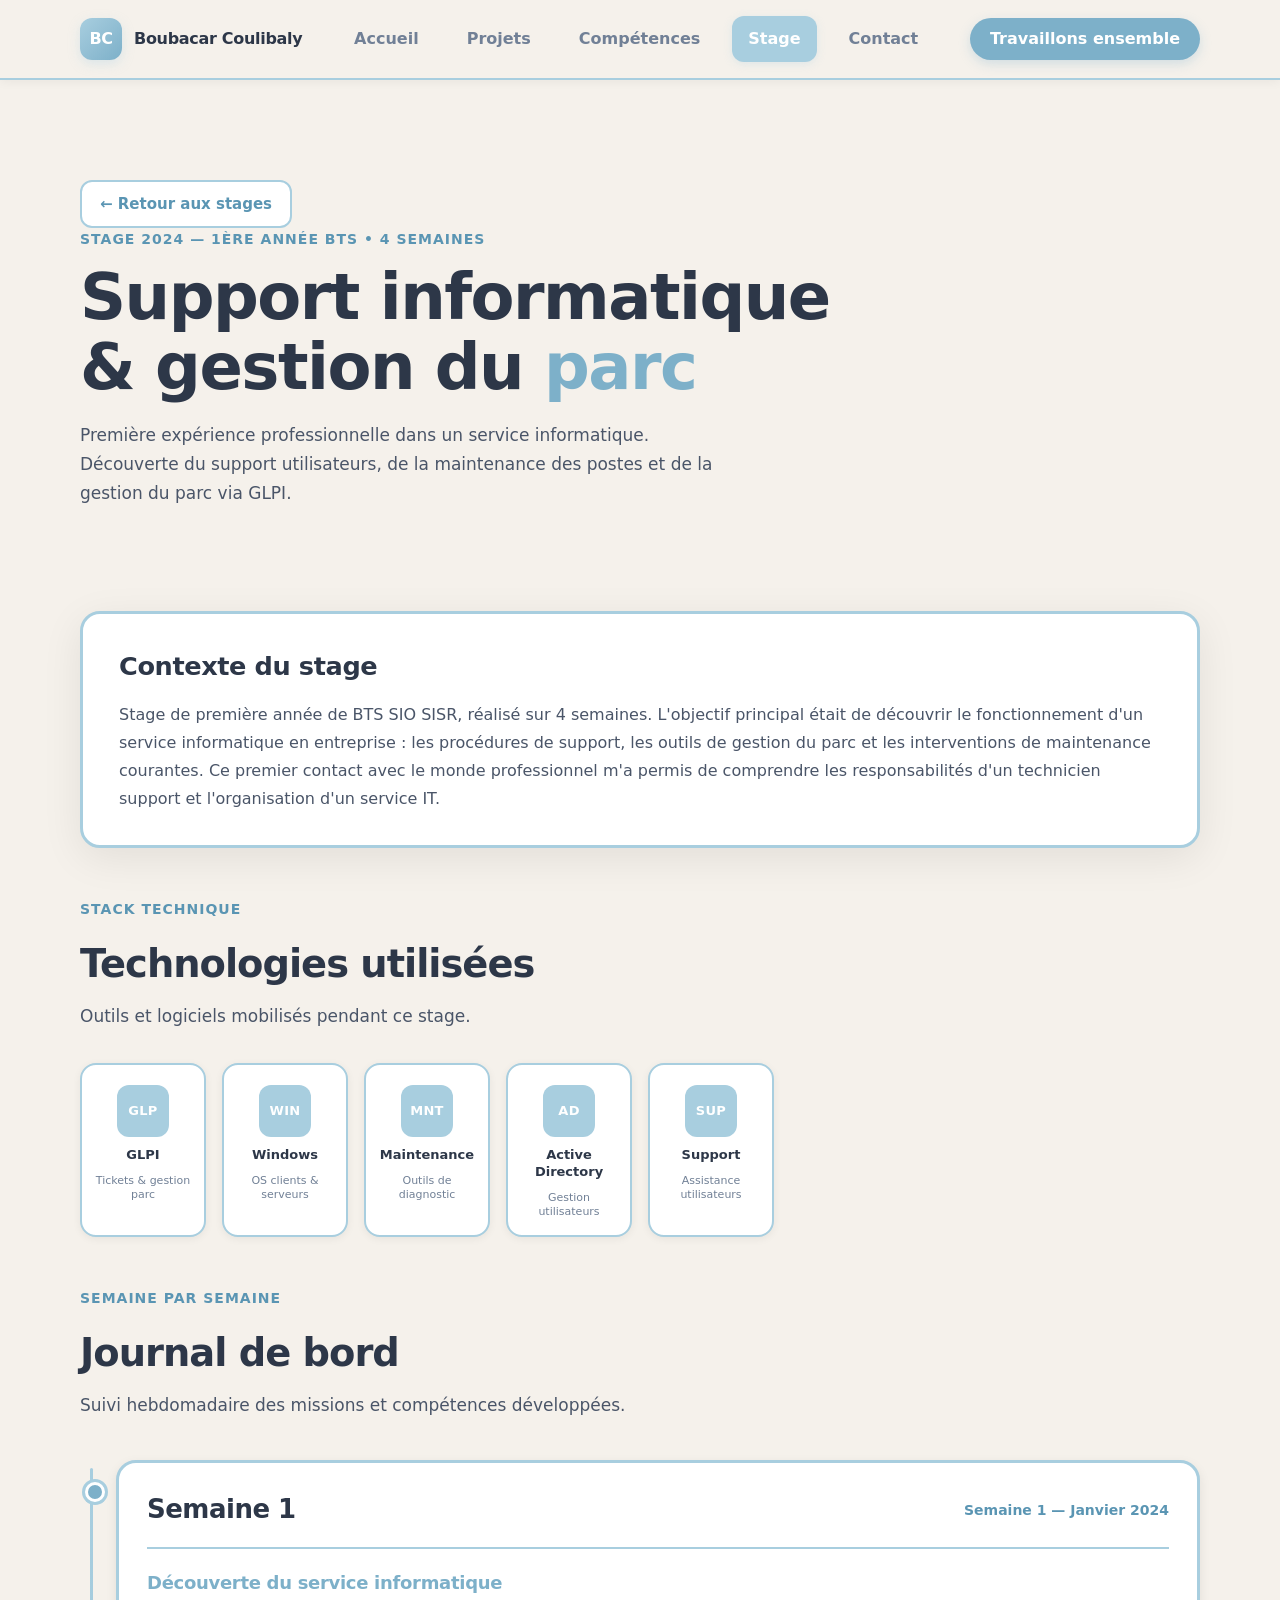
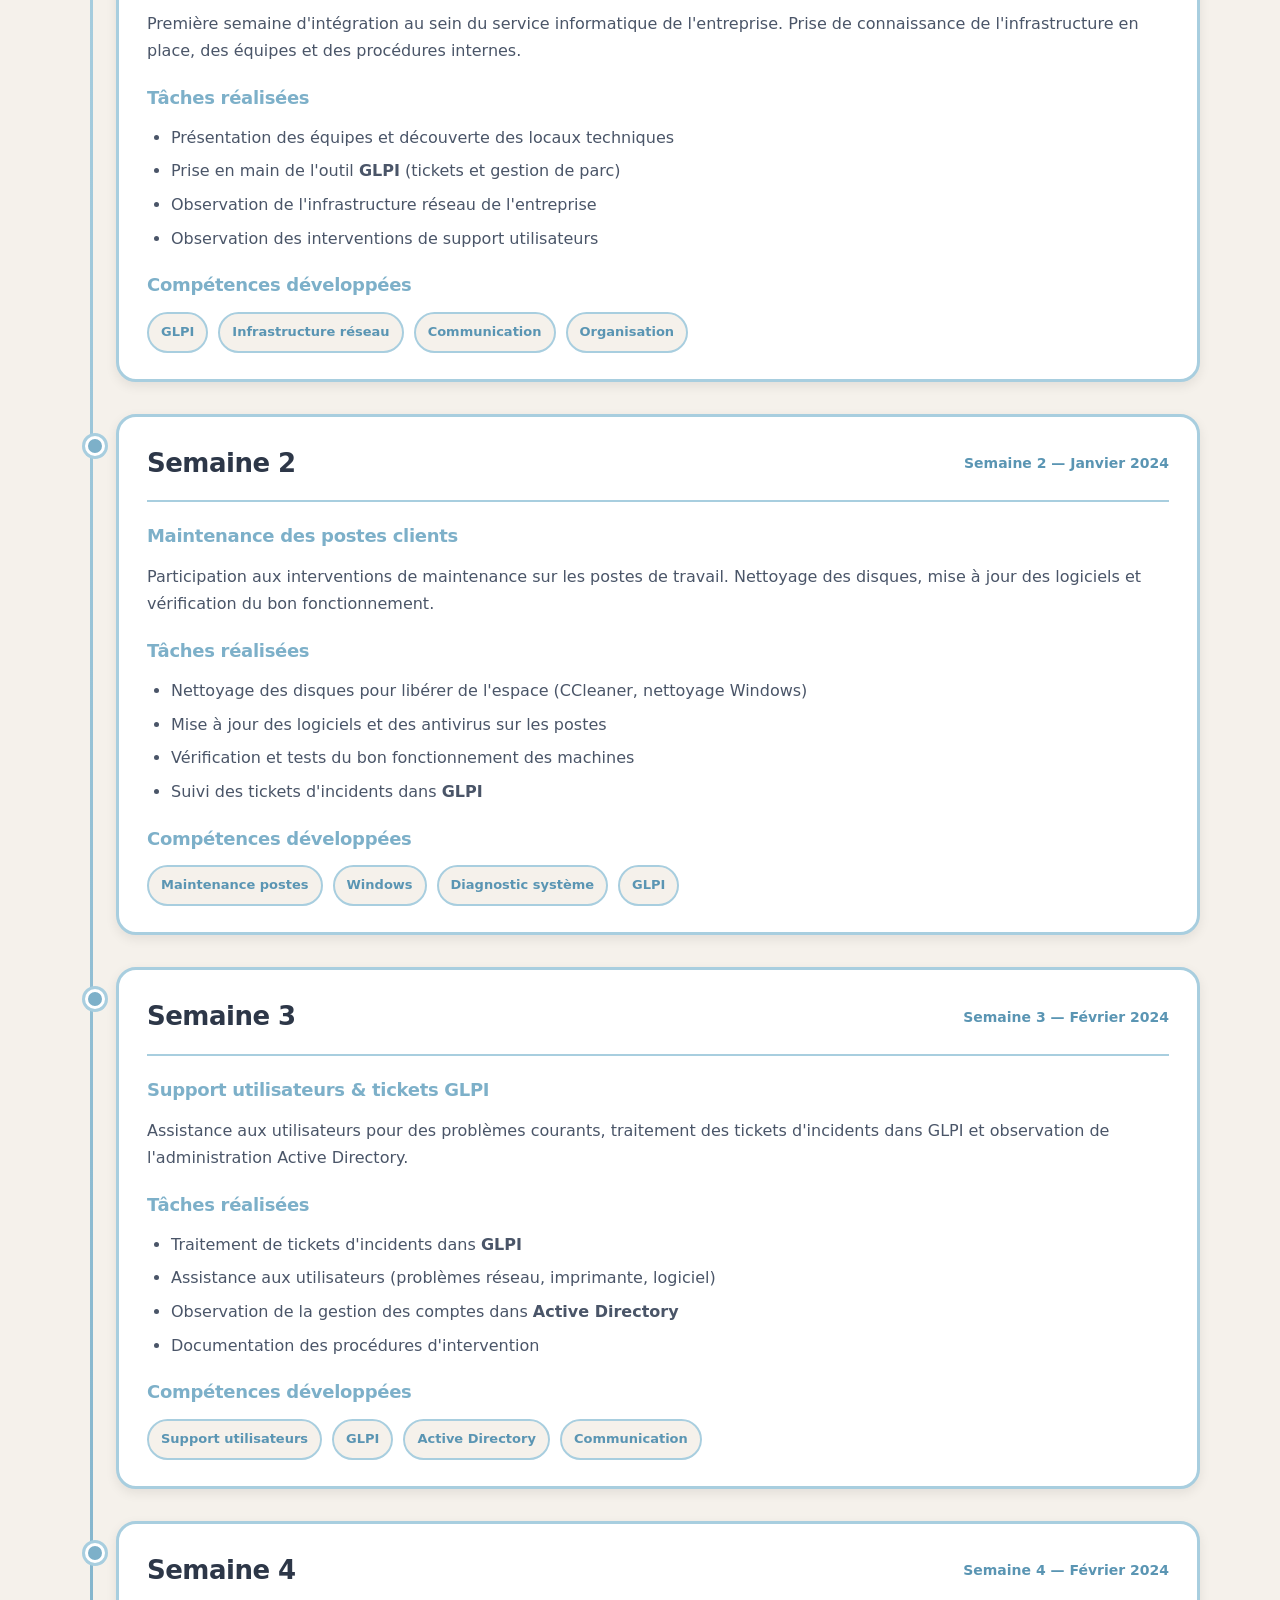
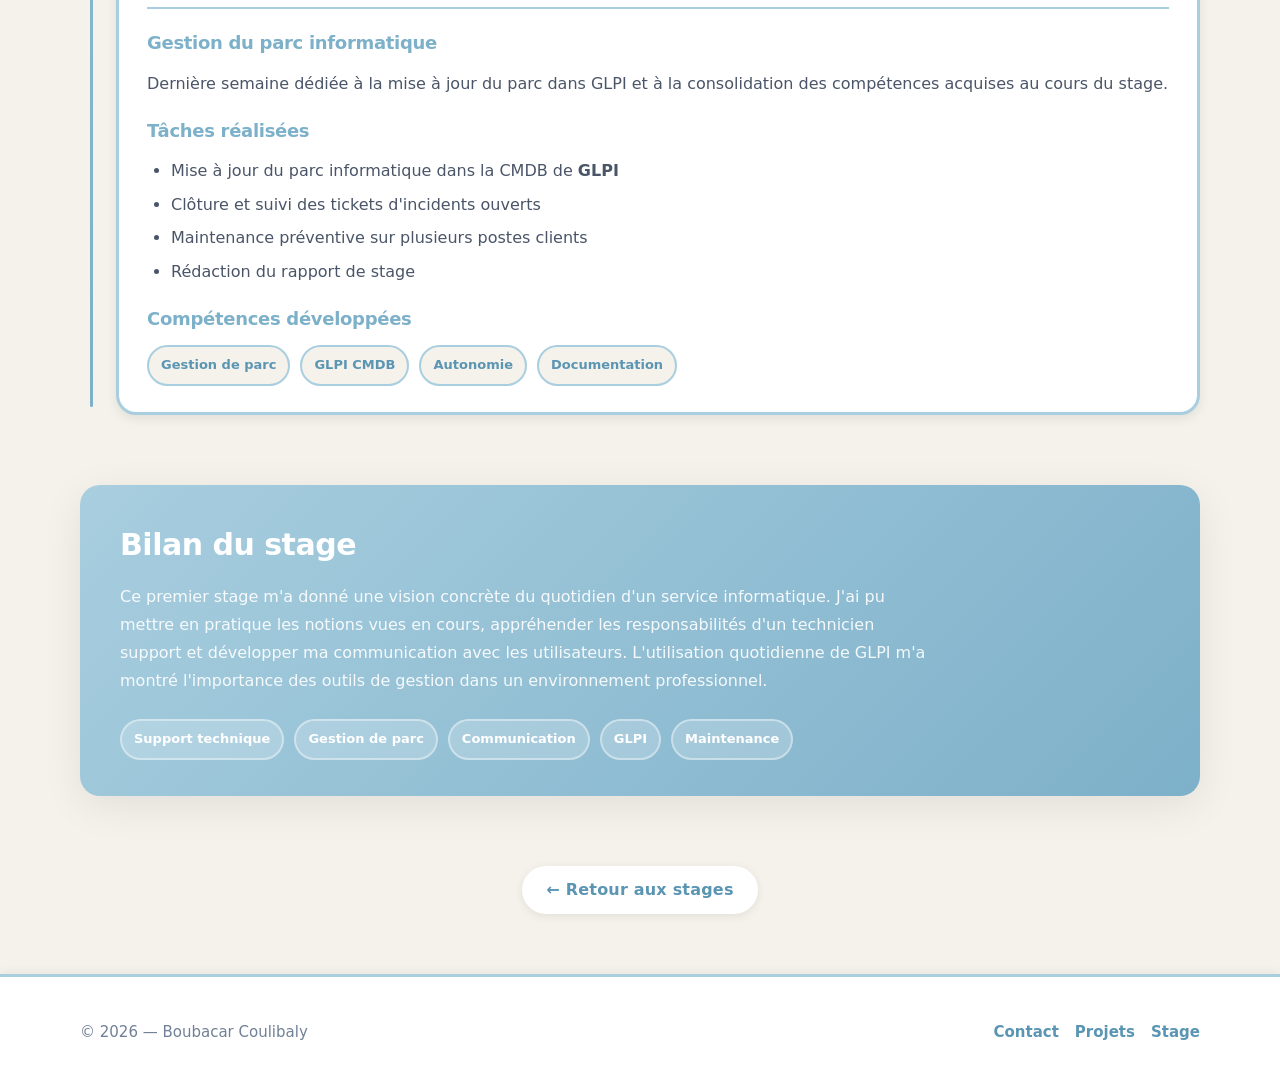
<file: stage/2024.html>
<!DOCTYPE html>
<html lang="fr">
<head>
  <meta charset="UTF-8" />
  <meta name="viewport" content="width=device-width, initial-scale=1.0" />
  <title>Stage 2024 – Support informatique & gestion du parc | Boubacar Coulibaly</title>
  <meta name="description" content="Stage 2024 BTS SIO SISR — Support informatique & gestion du parc informatique. GLPI, Windows, maintenance. Boubacar Coulibaly." />

  <link rel="stylesheet" href="../assets/css/style.css" />
  <link rel="stylesheet" href="../assets/css/stage.css" />
</head>
<body>

  <!-- NAV -->
  <header class="topbar">
    <div class="container topbar-inner">
      <a class="brand" href="../index.html" aria-label="Accueil">
        <span class="brand-mark">BC</span>
        <span class="brand-text">Boubacar Coulibaly</span>
      </a>

      <nav class="nav" aria-label="Navigation principale">
        <a class="nav-link" href="../index.html">Accueil</a>
        <a class="nav-link" href="../projet.html">Projets</a>
        <a class="nav-link" href="../tableau de competances.html">Compétences</a>
        <a class="nav-link is-active" href="../stage.html">Stage</a>
        <a class="nav-link" href="../contact.html">Contact</a>
      </nav>

      <a class="nav-cta" href="../contact.html">Travaillons ensemble</a>
    </div>
  </header>

  <main>

    <!-- HERO -->
    <section class="hero">
      <div class="container">
        <a href="../stage.html" class="stage-back-link">← Retour aux stages</a>
        <p class="kicker">Stage 2024 — 1ère année BTS • 4 semaines</p>
        <h1 class="hero-title">
          Support informatique<br />
          &amp; gestion du <span class="accent">parc</span>
        </h1>
        <p class="hero-subtitle">
          Première expérience professionnelle dans un service informatique.
          Découverte du support utilisateurs, de la maintenance des postes
          et de la gestion du parc via GLPI.
        </p>
      </div>
    </section>

    <!-- CONTEXTE -->
    <section class="stage-context-section">
      <div class="container">
        <div class="context-card">
          <h2>Contexte du stage</h2>
          <p>
            Stage de première année de BTS SIO SISR, réalisé sur 4 semaines.
            L'objectif principal était de découvrir le fonctionnement d'un service
            informatique en entreprise : les procédures de support, les outils de
            gestion du parc et les interventions de maintenance courantes.
            Ce premier contact avec le monde professionnel m'a permis de comprendre
            les responsabilités d'un technicien support et l'organisation d'un service IT.
          </p>
        </div>
      </div>
    </section>

    <!-- TECHNOLOGIES -->
    <section class="stage-tech-section highlights">
      <div class="container">
        <p class="kicker">Stack technique</p>
        <h2 class="section-title">Technologies utilisées</h2>
        <p class="section-subtitle">Outils et logiciels mobilisés pendant ce stage.</p>

        <div class="stage-tech-grid">
          <div class="tech-item">
            <div class="tech-icon">GLP</div>
            <span class="tech-name">GLPI</span>
            <span class="tech-desc">Tickets &amp; gestion parc</span>
          </div>
          <div class="tech-item">
            <div class="tech-icon">WIN</div>
            <span class="tech-name">Windows</span>
            <span class="tech-desc">OS clients &amp; serveurs</span>
          </div>
          <div class="tech-item">
            <div class="tech-icon">MNT</div>
            <span class="tech-name">Maintenance</span>
            <span class="tech-desc">Outils de diagnostic</span>
          </div>
          <div class="tech-item">
            <div class="tech-icon">AD</div>
            <span class="tech-name">Active Directory</span>
            <span class="tech-desc">Gestion utilisateurs</span>
          </div>
          <div class="tech-item">
            <div class="tech-icon">SUP</div>
            <span class="tech-name">Support</span>
            <span class="tech-desc">Assistance utilisateurs</span>
          </div>
        </div>
      </div>
    </section>

    <!-- JOURNAL -->
    <section class="stage-timeline">
      <div class="container">
        <p class="kicker">Semaine par semaine</p>
        <h2 class="section-title">Journal de bord</h2>
        <p class="section-subtitle">Suivi hebdomadaire des missions et compétences développées.</p>

        <div class="timeline-wrapper">

          <!-- Semaine 1 -->
          <div class="timeline-item">
            <article class="journal-entry">
              <div class="entry-header">
                <h2>Semaine 1</h2>
                <span class="entry-date">Semaine 1 — Janvier 2024</span>
              </div>
              <div class="entry-content">
                <h3>Découverte du service informatique</h3>
                <p>
                  Première semaine d'intégration au sein du service informatique de l'entreprise.
                  Prise de connaissance de l'infrastructure en place, des équipes et des procédures internes.
                </p>
                <h3>Tâches réalisées</h3>
                <ul>
                  <li>Présentation des équipes et découverte des locaux techniques</li>
                  <li>Prise en main de l'outil <strong>GLPI</strong> (tickets et gestion de parc)</li>
                  <li>Observation de l'infrastructure réseau de l'entreprise</li>
                  <li>Observation des interventions de support utilisateurs</li>
                </ul>
                <h3>Compétences développées</h3>
                <div class="tags">
                  <span>GLPI</span>
                  <span>Infrastructure réseau</span>
                  <span>Communication</span>
                  <span>Organisation</span>
                </div>
              </div>
            </article>
          </div>

          <!-- Semaine 2 -->
          <div class="timeline-item">
            <article class="journal-entry">
              <div class="entry-header">
                <h2>Semaine 2</h2>
                <span class="entry-date">Semaine 2 — Janvier 2024</span>
              </div>
              <div class="entry-content">
                <h3>Maintenance des postes clients</h3>
                <p>
                  Participation aux interventions de maintenance sur les postes de travail.
                  Nettoyage des disques, mise à jour des logiciels et vérification du bon fonctionnement.
                </p>
                <h3>Tâches réalisées</h3>
                <ul>
                  <li>Nettoyage des disques pour libérer de l'espace (CCleaner, nettoyage Windows)</li>
                  <li>Mise à jour des logiciels et des antivirus sur les postes</li>
                  <li>Vérification et tests du bon fonctionnement des machines</li>
                  <li>Suivi des tickets d'incidents dans <strong>GLPI</strong></li>
                </ul>
                <h3>Compétences développées</h3>
                <div class="tags">
                  <span>Maintenance postes</span>
                  <span>Windows</span>
                  <span>Diagnostic système</span>
                  <span>GLPI</span>
                </div>
              </div>
            </article>
          </div>

          <!-- Semaine 3 -->
          <div class="timeline-item">
            <article class="journal-entry">
              <div class="entry-header">
                <h2>Semaine 3</h2>
                <span class="entry-date">Semaine 3 — Février 2024</span>
              </div>
              <div class="entry-content">
                <h3>Support utilisateurs &amp; tickets GLPI</h3>
                <p>
                  Assistance aux utilisateurs pour des problèmes courants, traitement des
                  tickets d'incidents dans GLPI et observation de l'administration Active Directory.
                </p>
                <h3>Tâches réalisées</h3>
                <ul>
                  <li>Traitement de tickets d'incidents dans <strong>GLPI</strong></li>
                  <li>Assistance aux utilisateurs (problèmes réseau, imprimante, logiciel)</li>
                  <li>Observation de la gestion des comptes dans <strong>Active Directory</strong></li>
                  <li>Documentation des procédures d'intervention</li>
                </ul>
                <h3>Compétences développées</h3>
                <div class="tags">
                  <span>Support utilisateurs</span>
                  <span>GLPI</span>
                  <span>Active Directory</span>
                  <span>Communication</span>
                </div>
              </div>
            </article>
          </div>

          <!-- Semaine 4 -->
          <div class="timeline-item">
            <article class="journal-entry">
              <div class="entry-header">
                <h2>Semaine 4</h2>
                <span class="entry-date">Semaine 4 — Février 2024</span>
              </div>
              <div class="entry-content">
                <h3>Gestion du parc informatique</h3>
                <p>
                  Dernière semaine dédiée à la mise à jour du parc dans GLPI
                  et à la consolidation des compétences acquises au cours du stage.
                </p>
                <h3>Tâches réalisées</h3>
                <ul>
                  <li>Mise à jour du parc informatique dans la CMDB de <strong>GLPI</strong></li>
                  <li>Clôture et suivi des tickets d'incidents ouverts</li>
                  <li>Maintenance préventive sur plusieurs postes clients</li>
                  <li>Rédaction du rapport de stage</li>
                </ul>
                <h3>Compétences développées</h3>
                <div class="tags">
                  <span>Gestion de parc</span>
                  <span>GLPI CMDB</span>
                  <span>Autonomie</span>
                  <span>Documentation</span>
                </div>
              </div>
            </article>
          </div>

        </div>
      </div>
    </section>

    <!-- BILAN -->
    <section class="stage-bilan">
      <div class="container">
        <div class="bilan-card">
          <h2>Bilan du stage</h2>
          <p>
            Ce premier stage m'a donné une vision concrète du quotidien d'un service informatique.
            J'ai pu mettre en pratique les notions vues en cours, appréhender les responsabilités
            d'un technicien support et développer ma communication avec les utilisateurs.
            L'utilisation quotidienne de GLPI m'a montré l'importance des outils de gestion
            dans un environnement professionnel.
          </p>
          <div class="tags">
            <span>Support technique</span>
            <span>Gestion de parc</span>
            <span>Communication</span>
            <span>GLPI</span>
            <span>Maintenance</span>
          </div>
        </div>
      </div>
    </section>

    <div class="container" style="text-align:center; padding-bottom: 60px;">
      <a href="../stage.html" class="btn btn-ghost">&larr; Retour aux stages</a>
    </div>

  </main>

  <footer class="footer">
    <div class="container footer-inner">
      <p>© 2026 — Boubacar Coulibaly</p>
      <div class="footer-links">
        <a href="../contact.html">Contact</a>
        <a href="../projet.html">Projets</a>
        <a href="../stage.html">Stage</a>
      </div>
    </div>
  </footer>

</body>
</html>
</file>
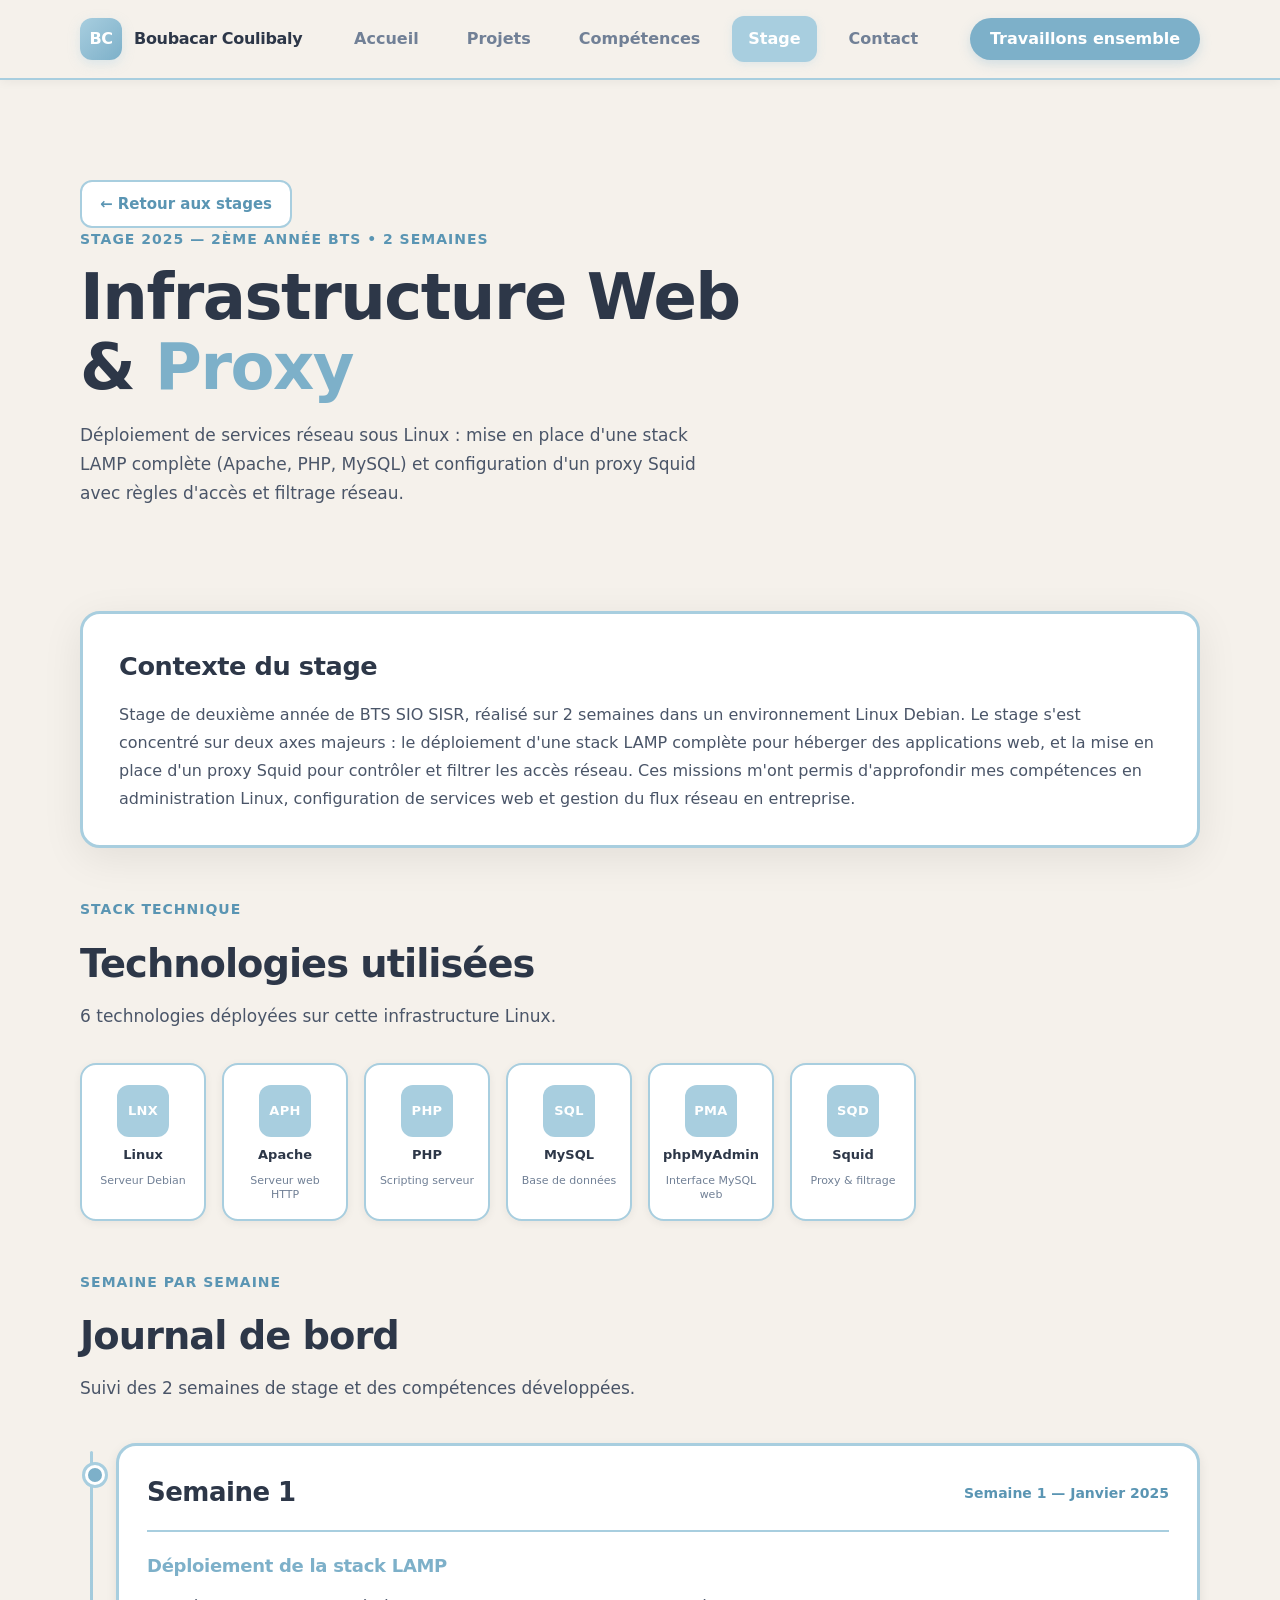
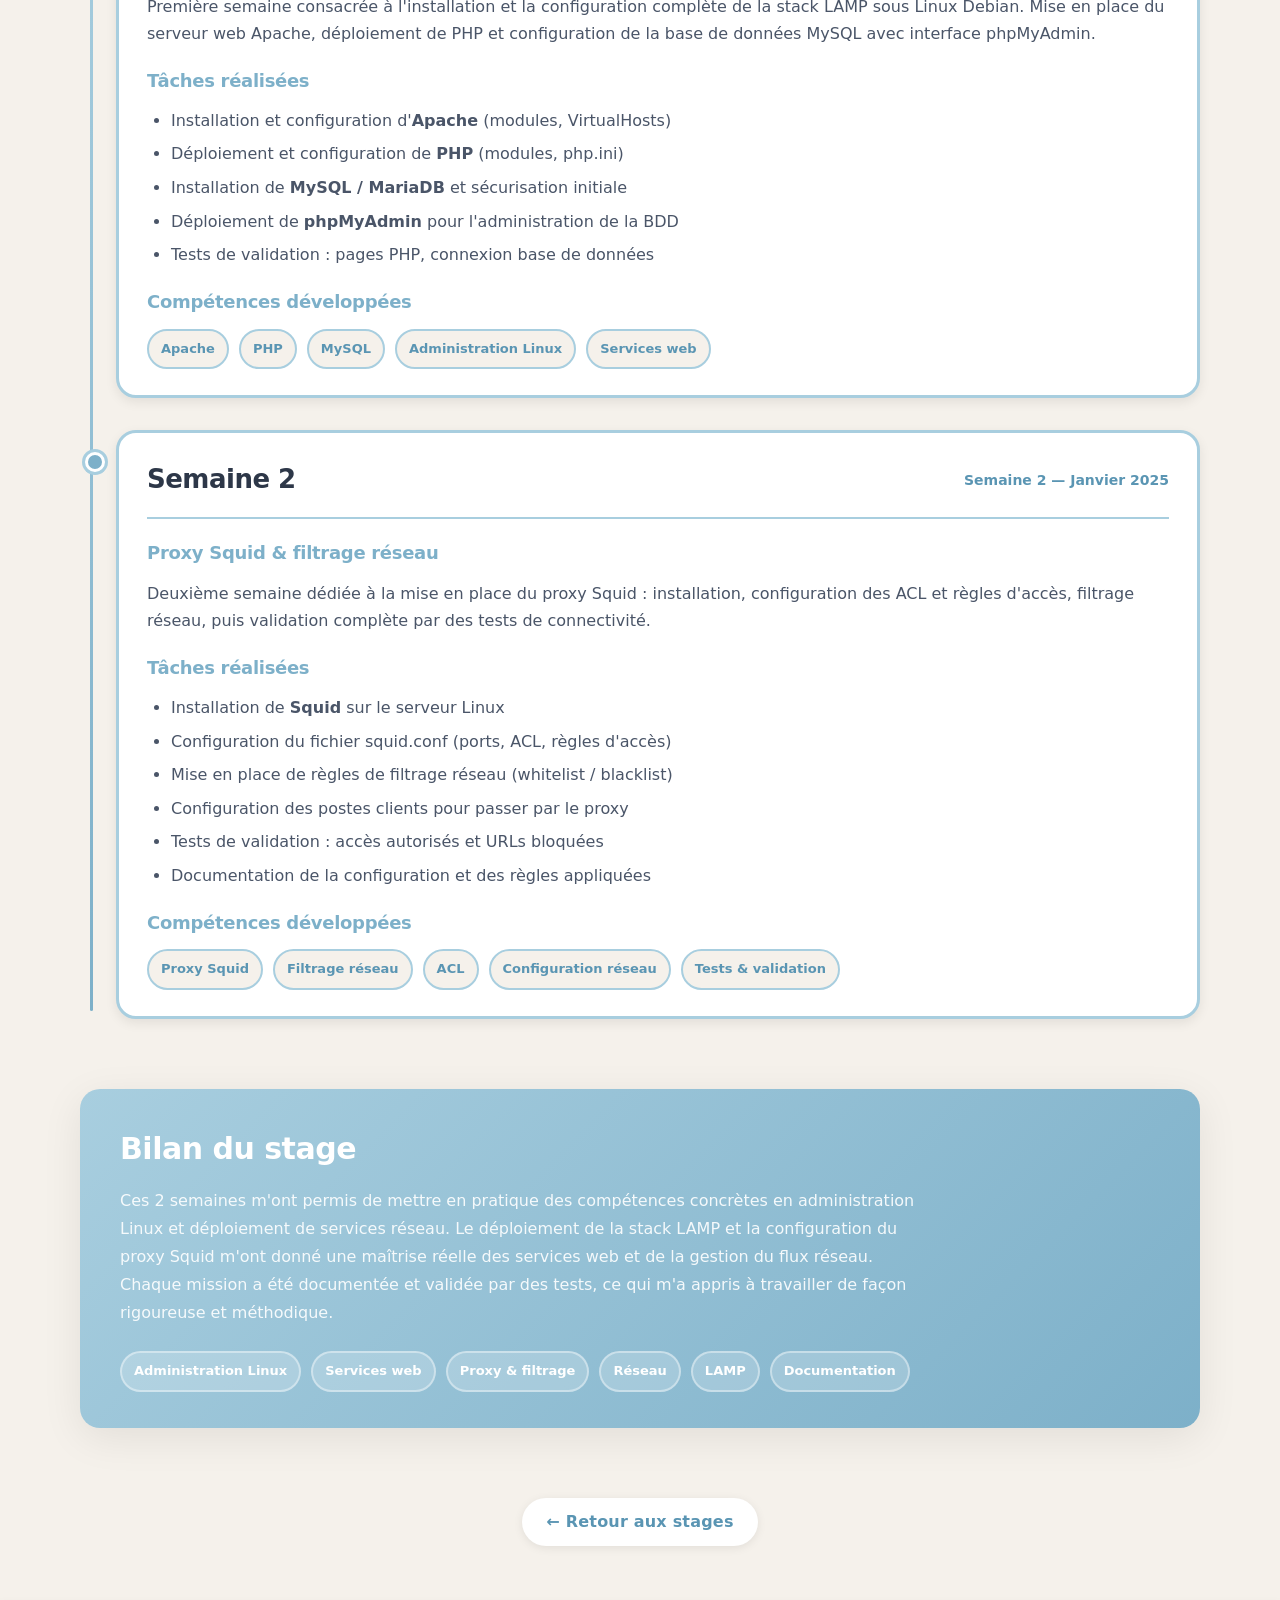
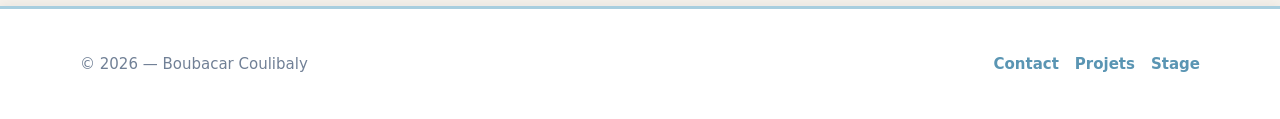
<file: stage/2025.html>
<!DOCTYPE html>
<html lang="fr">
<head>
  <meta charset="UTF-8" />
  <meta name="viewport" content="width=device-width, initial-scale=1.0" />
  <title>Stage 2025 – Infrastructure Web & Proxy | Boubacar Coulibaly</title>
  <meta name="description" content="Stage 2025 BTS SIO SISR — Infrastructure Web & Proxy Squid. LAMP, PHP, MySQL, Squid. Boubacar Coulibaly." />

  <link rel="stylesheet" href="../assets/css/style.css" />
  <link rel="stylesheet" href="../assets/css/stage.css" />
</head>
<body>

  <!-- NAV -->
  <header class="topbar">
    <div class="container topbar-inner">
      <a class="brand" href="../index.html" aria-label="Accueil">
        <span class="brand-mark">BC</span>
        <span class="brand-text">Boubacar Coulibaly</span>
      </a>

      <nav class="nav" aria-label="Navigation principale">
        <a class="nav-link" href="../index.html">Accueil</a>
        <a class="nav-link" href="../projet.html">Projets</a>
        <a class="nav-link" href="../tableau de competances.html">Compétences</a>
        <a class="nav-link is-active" href="../stage.html">Stage</a>
        <a class="nav-link" href="../contact.html">Contact</a>
      </nav>

      <a class="nav-cta" href="../contact.html">Travaillons ensemble</a>
    </div>
  </header>

  <main>

    <!-- HERO -->
    <section class="hero">
      <div class="container">
        <a href="../stage.html" class="stage-back-link">← Retour aux stages</a>
        <p class="kicker">Stage 2025 — 2ème année BTS • 2 semaines</p>
        <h1 class="hero-title">
          Infrastructure Web<br />
          &amp; <span class="accent">Proxy</span>
        </h1>
        <p class="hero-subtitle">
          Déploiement de services réseau sous Linux : mise en place d'une stack
          LAMP complète (Apache, PHP, MySQL) et configuration d'un proxy Squid
          avec règles d'accès et filtrage réseau.
        </p>
      </div>
    </section>

    <!-- CONTEXTE -->
    <section class="stage-context-section">
      <div class="container">
        <div class="context-card">
          <h2>Contexte du stage</h2>
          <p>
            Stage de deuxième année de BTS SIO SISR, réalisé sur 2 semaines dans un environnement
            Linux Debian. Le stage s'est concentré sur deux axes majeurs : le déploiement d'une
            stack LAMP complète pour héberger des applications web, et la mise en place d'un
            proxy Squid pour contrôler et filtrer les accès réseau. Ces missions m'ont permis
            d'approfondir mes compétences en administration Linux, configuration de services web
            et gestion du flux réseau en entreprise.
          </p>
        </div>
      </div>
    </section>

    <!-- TECHNOLOGIES -->
    <section class="stage-tech-section highlights">
      <div class="container">
        <p class="kicker">Stack technique</p>
        <h2 class="section-title">Technologies utilisées</h2>
        <p class="section-subtitle">6 technologies déployées sur cette infrastructure Linux.</p>

        <div class="stage-tech-grid">
          <div class="tech-item">
            <div class="tech-icon">LNX</div>
            <span class="tech-name">Linux</span>
            <span class="tech-desc">Serveur Debian</span>
          </div>
          <div class="tech-item">
            <div class="tech-icon">APH</div>
            <span class="tech-name">Apache</span>
            <span class="tech-desc">Serveur web HTTP</span>
          </div>
          <div class="tech-item">
            <div class="tech-icon">PHP</div>
            <span class="tech-name">PHP</span>
            <span class="tech-desc">Scripting serveur</span>
          </div>
          <div class="tech-item">
            <div class="tech-icon">SQL</div>
            <span class="tech-name">MySQL</span>
            <span class="tech-desc">Base de données</span>
          </div>
          <div class="tech-item">
            <div class="tech-icon">PMA</div>
            <span class="tech-name">phpMyAdmin</span>
            <span class="tech-desc">Interface MySQL web</span>
          </div>
          <div class="tech-item">
            <div class="tech-icon">SQD</div>
            <span class="tech-name">Squid</span>
            <span class="tech-desc">Proxy &amp; filtrage</span>
          </div>
        </div>
      </div>
    </section>

    <!-- JOURNAL -->
    <section class="stage-timeline">
      <div class="container">
        <p class="kicker">Semaine par semaine</p>
        <h2 class="section-title">Journal de bord</h2>
        <p class="section-subtitle">Suivi des 2 semaines de stage et des compétences développées.</p>

        <div class="timeline-wrapper">

          <!-- Semaine 1 -->
          <div class="timeline-item">
            <article class="journal-entry">
              <div class="entry-header">
                <h2>Semaine 1</h2>
                <span class="entry-date">Semaine 1 — Janvier 2025</span>
              </div>
              <div class="entry-content">
                <h3>Déploiement de la stack LAMP</h3>
                <p>
                  Première semaine consacrée à l'installation et la configuration complète de la
                  stack LAMP sous Linux Debian. Mise en place du serveur web Apache, déploiement
                  de PHP et configuration de la base de données MySQL avec interface phpMyAdmin.
                </p>
                <h3>Tâches réalisées</h3>
                <ul>
                  <li>Installation et configuration d'<strong>Apache</strong> (modules, VirtualHosts)</li>
                  <li>Déploiement et configuration de <strong>PHP</strong> (modules, php.ini)</li>
                  <li>Installation de <strong>MySQL / MariaDB</strong> et sécurisation initiale</li>
                  <li>Déploiement de <strong>phpMyAdmin</strong> pour l'administration de la BDD</li>
                  <li>Tests de validation : pages PHP, connexion base de données</li>
                </ul>
                <h3>Compétences développées</h3>
                <div class="tags">
                  <span>Apache</span>
                  <span>PHP</span>
                  <span>MySQL</span>
                  <span>Administration Linux</span>
                  <span>Services web</span>
                </div>
              </div>
            </article>
          </div>

          <!-- Semaine 2 -->
          <div class="timeline-item">
            <article class="journal-entry">
              <div class="entry-header">
                <h2>Semaine 2</h2>
                <span class="entry-date">Semaine 2 — Janvier 2025</span>
              </div>
              <div class="entry-content">
                <h3>Proxy Squid &amp; filtrage réseau</h3>
                <p>
                  Deuxième semaine dédiée à la mise en place du proxy Squid : installation,
                  configuration des ACL et règles d'accès, filtrage réseau, puis validation
                  complète par des tests de connectivité.
                </p>
                <h3>Tâches réalisées</h3>
                <ul>
                  <li>Installation de <strong>Squid</strong> sur le serveur Linux</li>
                  <li>Configuration du fichier squid.conf (ports, ACL, règles d'accès)</li>
                  <li>Mise en place de règles de filtrage réseau (whitelist / blacklist)</li>
                  <li>Configuration des postes clients pour passer par le proxy</li>
                  <li>Tests de validation : accès autorisés et URLs bloquées</li>
                  <li>Documentation de la configuration et des règles appliquées</li>
                </ul>
                <h3>Compétences développées</h3>
                <div class="tags">
                  <span>Proxy Squid</span>
                  <span>Filtrage réseau</span>
                  <span>ACL</span>
                  <span>Configuration réseau</span>
                  <span>Tests &amp; validation</span>
                </div>
              </div>
            </article>
          </div>

        </div>
      </div>
    </section>

    <!-- BILAN -->
    <section class="stage-bilan">
      <div class="container">
        <div class="bilan-card">
          <h2>Bilan du stage</h2>
          <p>
            Ces 2 semaines m'ont permis de mettre en pratique des compétences concrètes en
            administration Linux et déploiement de services réseau. Le déploiement de la stack
            LAMP et la configuration du proxy Squid m'ont donné une maîtrise réelle des services
            web et de la gestion du flux réseau. Chaque mission a été documentée et validée par
            des tests, ce qui m'a appris à travailler de façon rigoureuse et méthodique.
          </p>
          <div class="tags">
            <span>Administration Linux</span>
            <span>Services web</span>
            <span>Proxy &amp; filtrage</span>
            <span>Réseau</span>
            <span>LAMP</span>
            <span>Documentation</span>
          </div>
        </div>
      </div>
    </section>

    <div class="container" style="text-align:center; padding-bottom: 60px;">
      <a href="../stage.html" class="btn btn-ghost">&larr; Retour aux stages</a>
    </div>

  </main>

  <footer class="footer">
    <div class="container footer-inner">
      <p>© 2026 — Boubacar Coulibaly</p>
      <div class="footer-links">
        <a href="../contact.html">Contact</a>
        <a href="../projet.html">Projets</a>
        <a href="../stage.html">Stage</a>
      </div>
    </div>
  </footer>

</body>
</html>
</file>
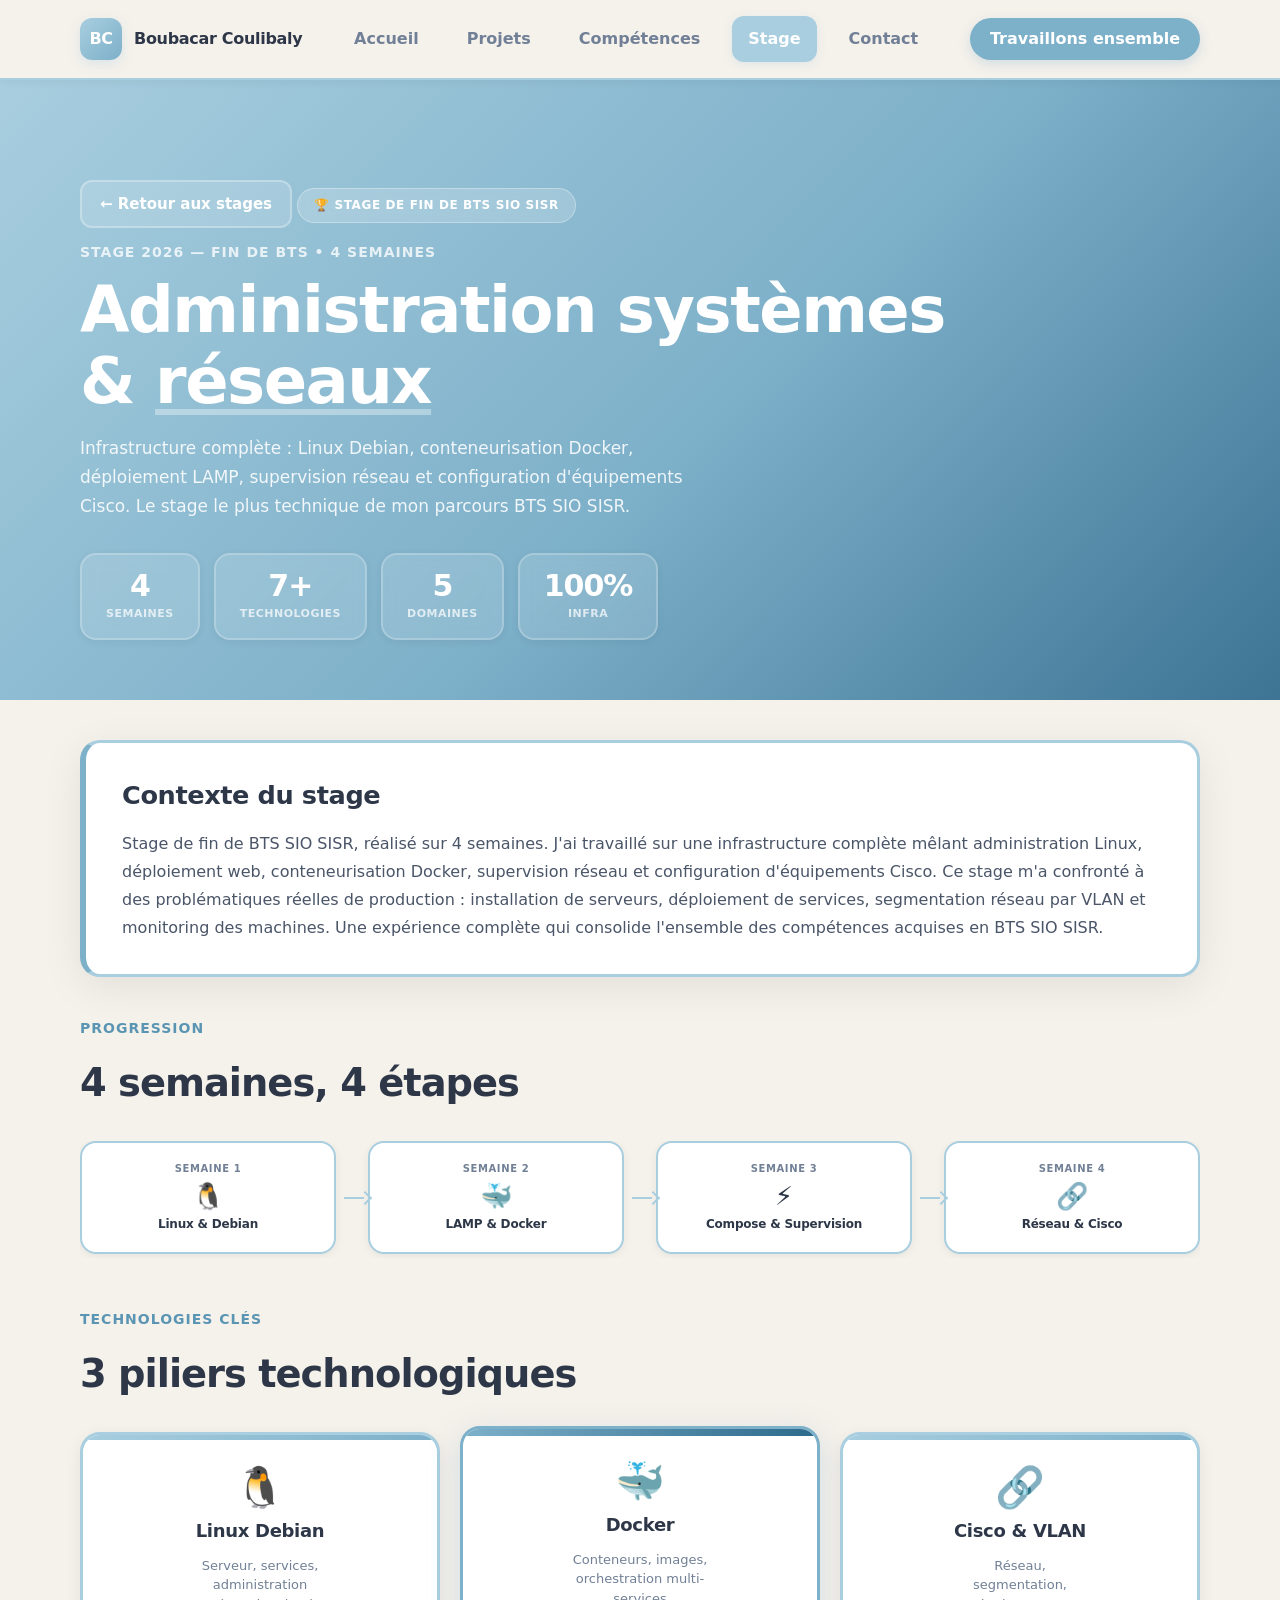
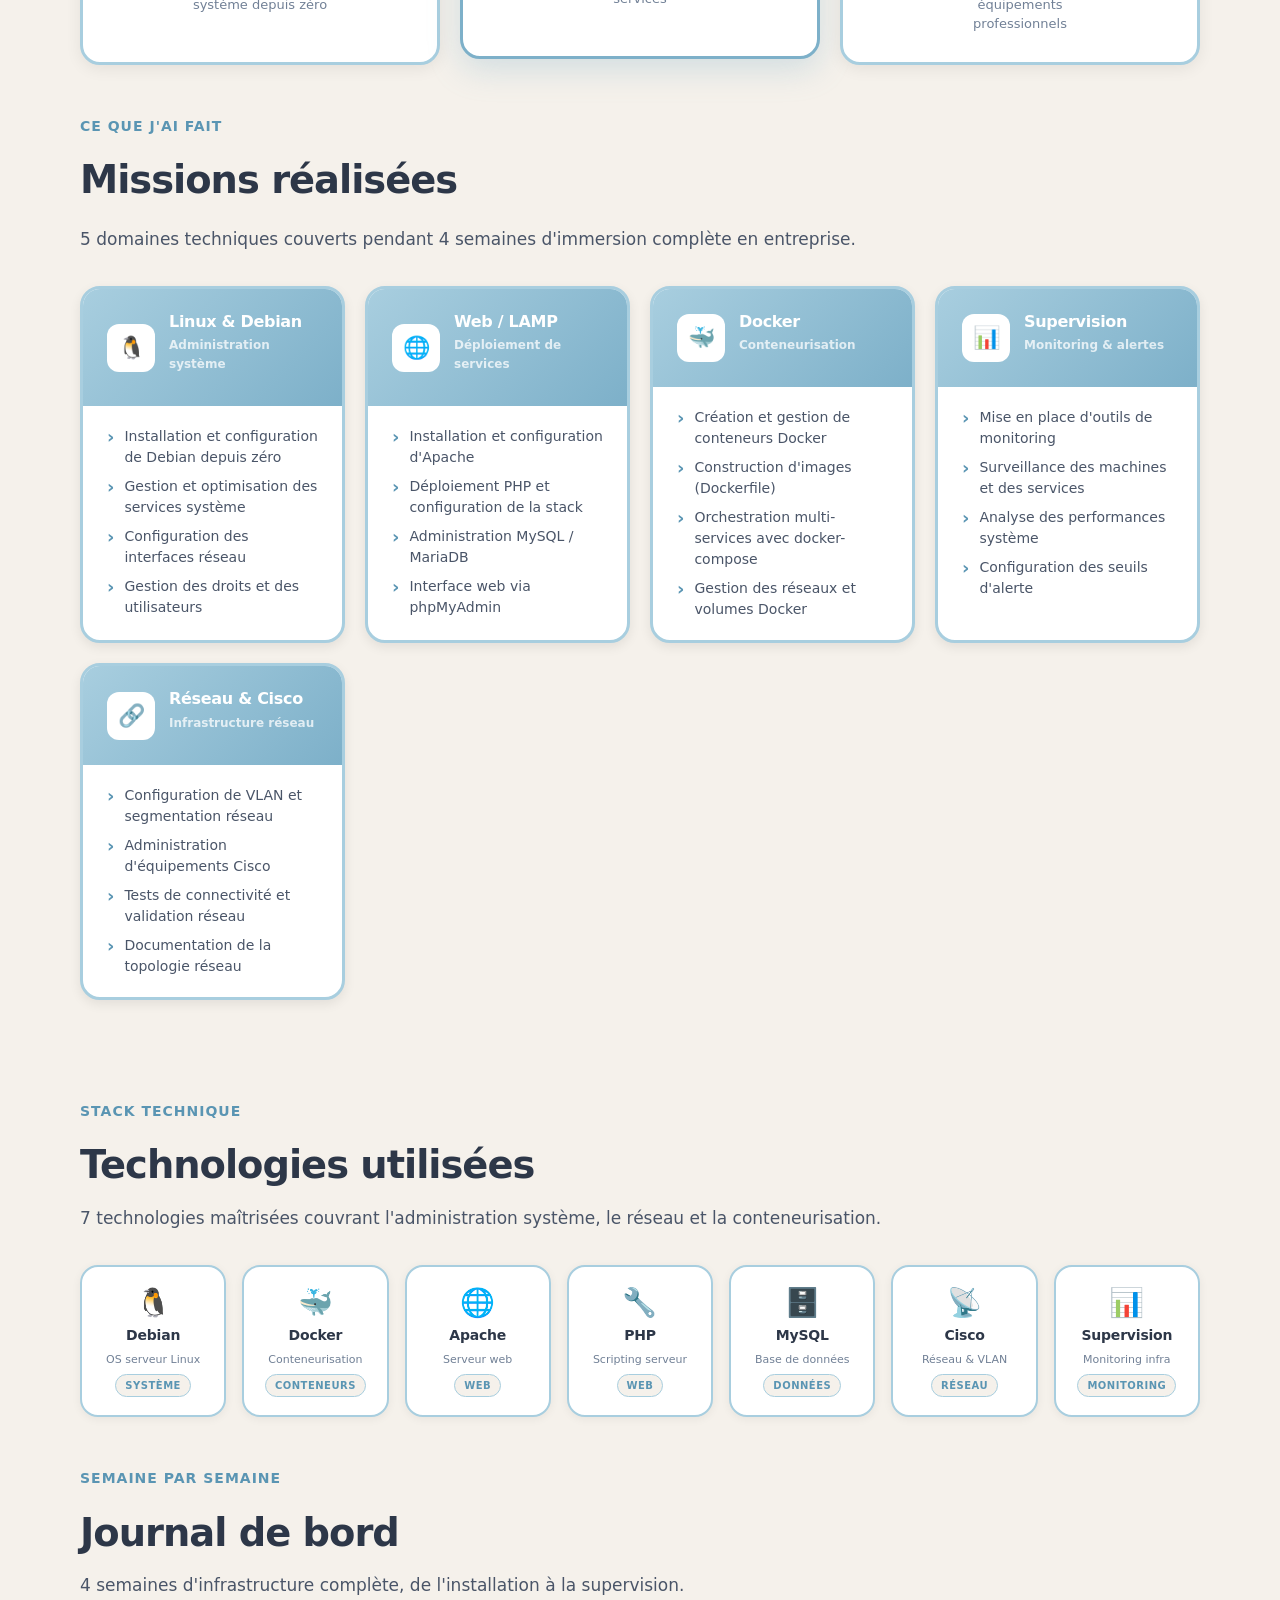
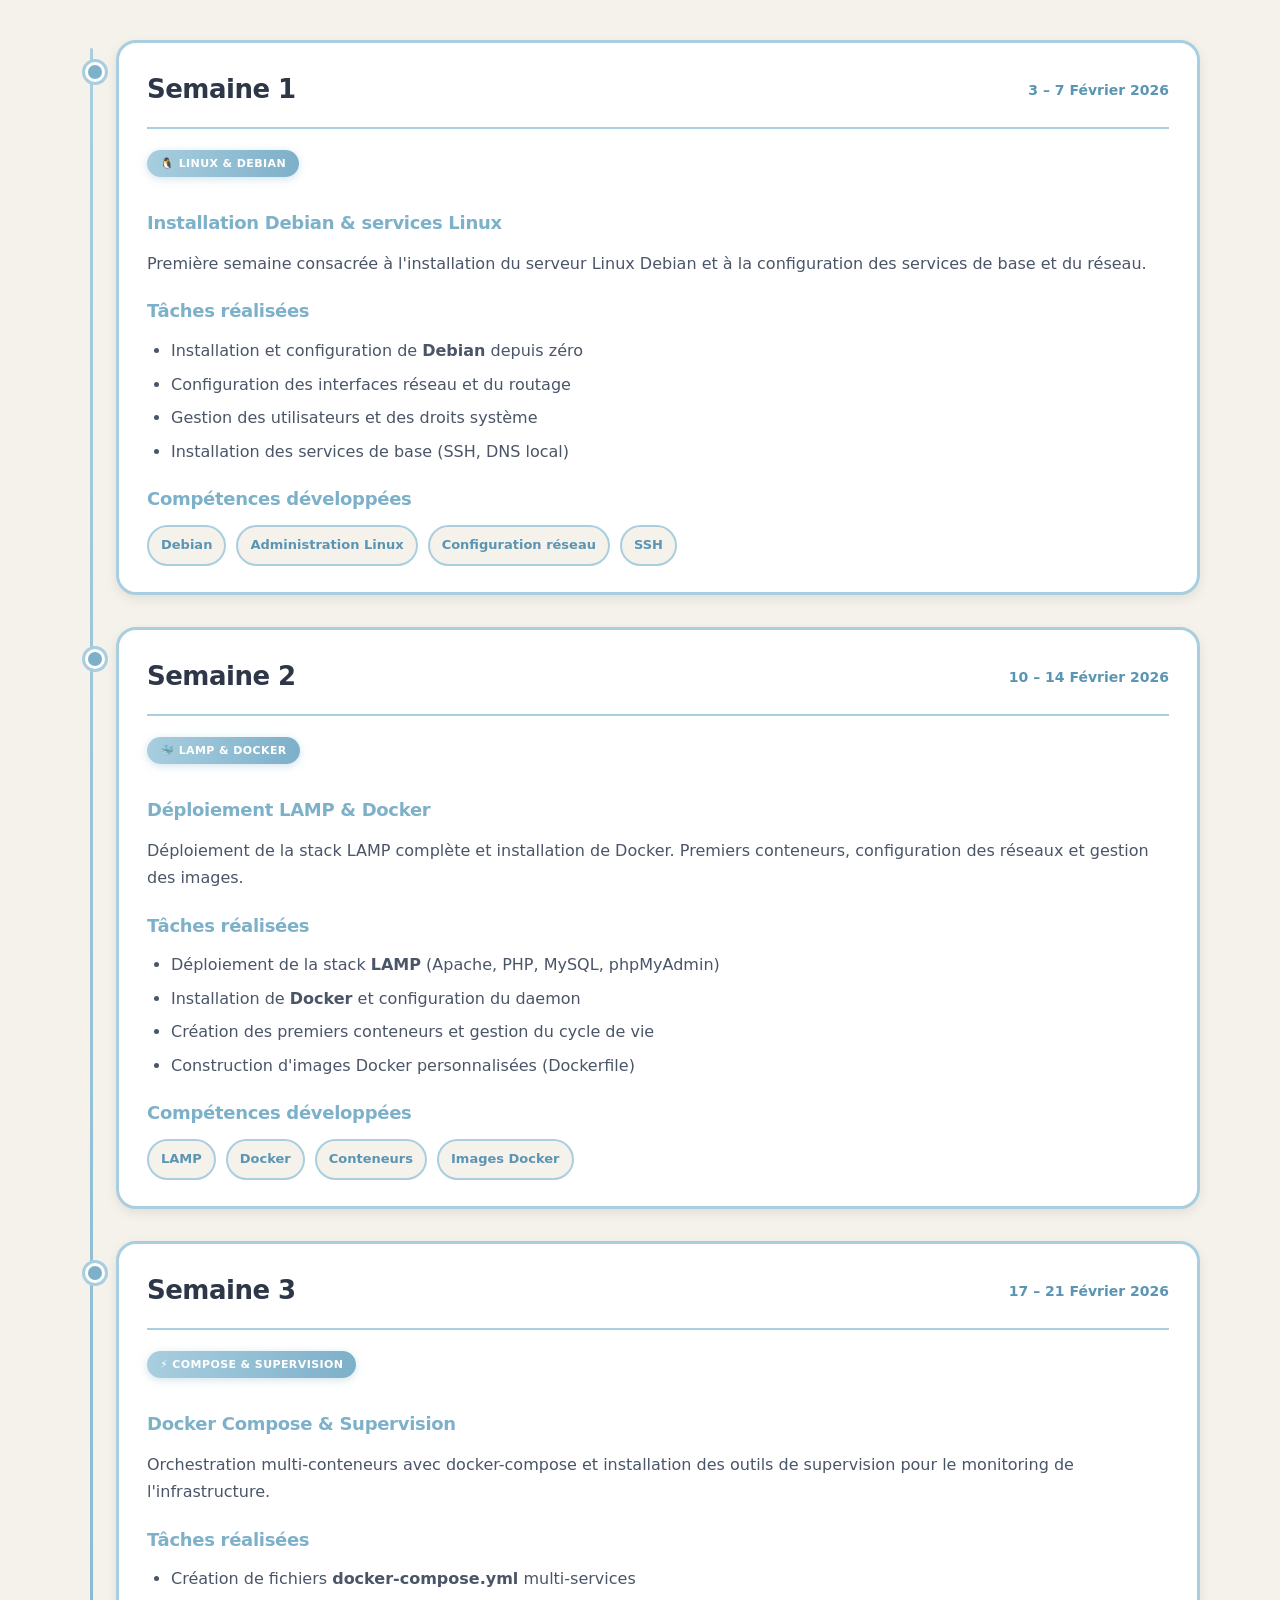
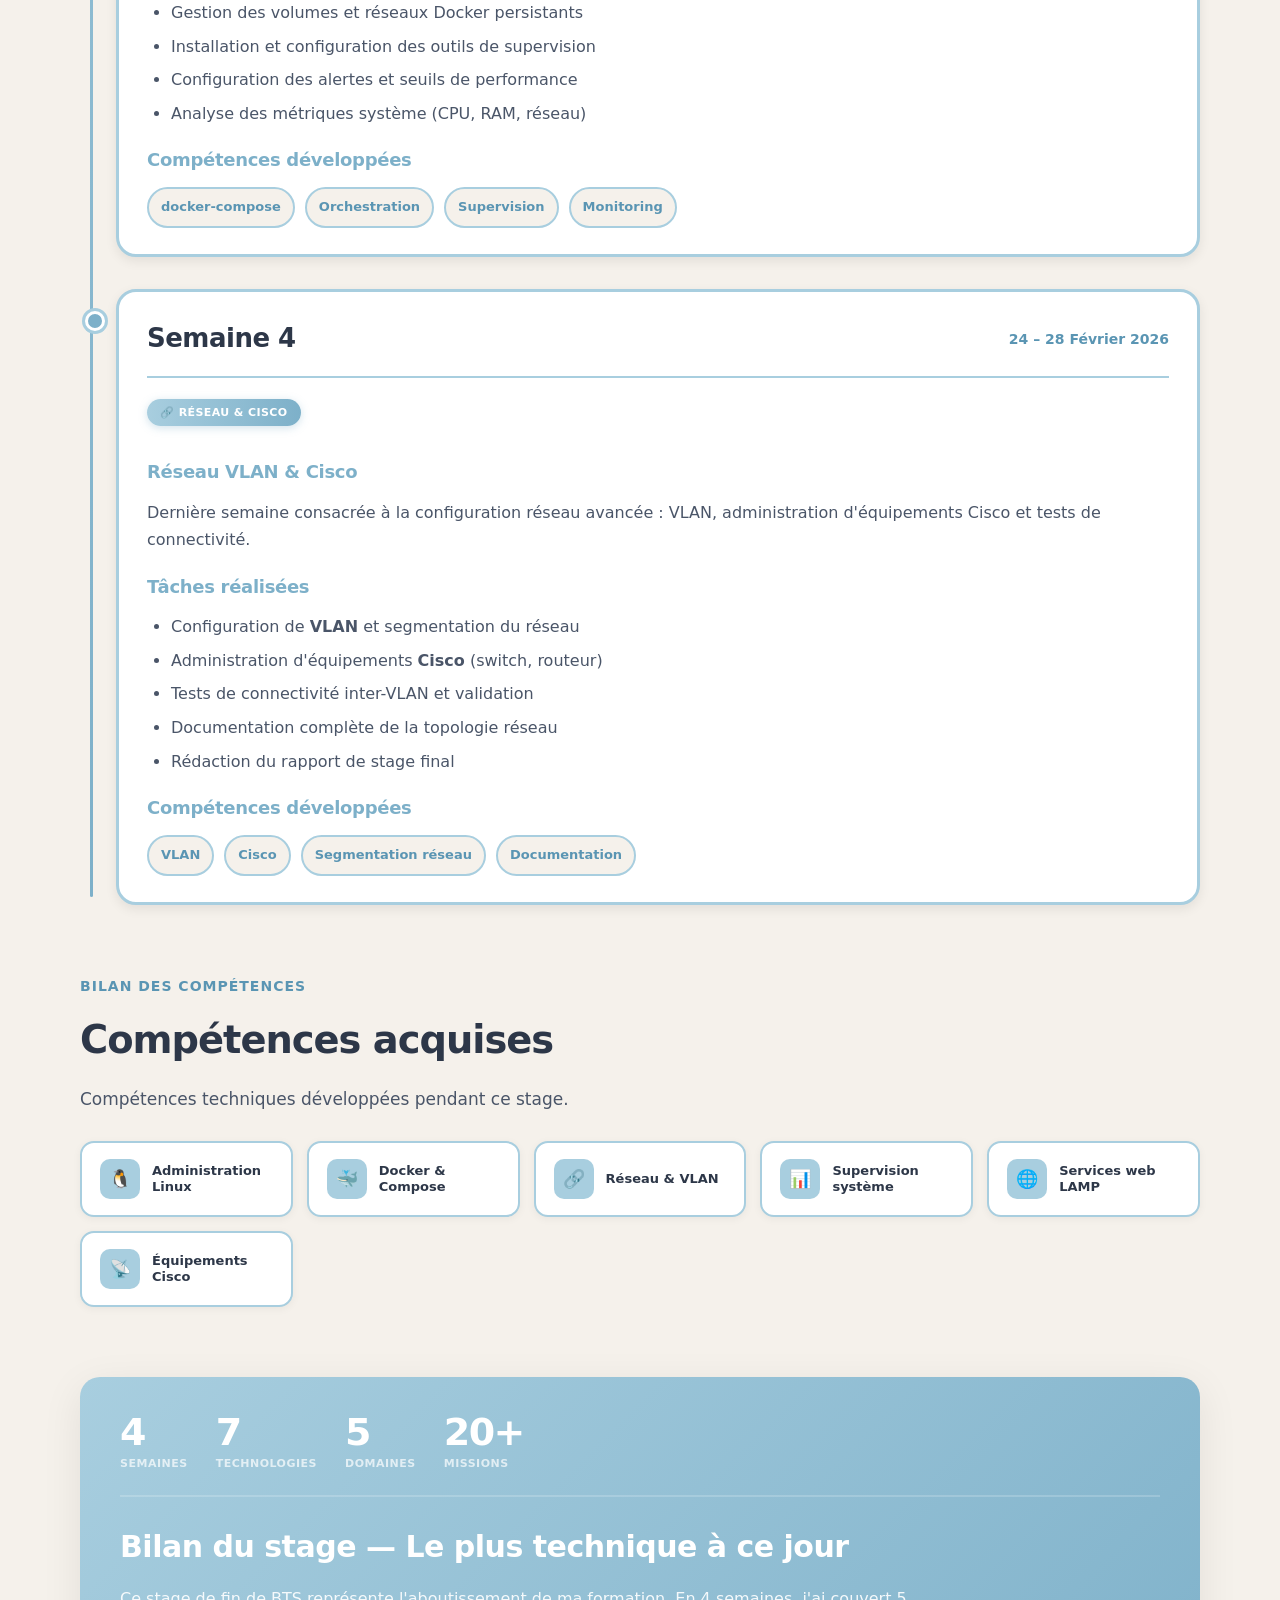
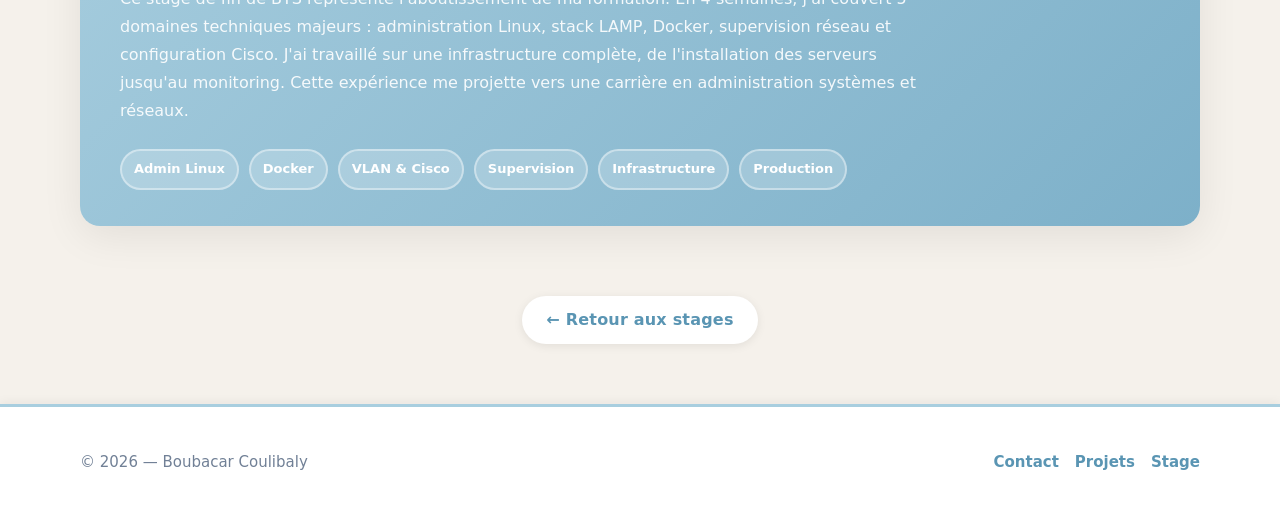
<file: stage/2026.html>
<!DOCTYPE html>
<html lang="fr">
<head>
  <meta charset="UTF-8" />
  <meta name="viewport" content="width=device-width, initial-scale=1.0" />
  <title>Stage 2026 – Administration systèmes & réseaux | Boubacar Coulibaly</title>
  <meta name="description" content="Stage 2026 BTS SIO SISR — Administration systèmes & réseaux. Debian, Docker, Cisco, VLAN, Supervision. Boubacar Coulibaly." />

  <link rel="stylesheet" href="../assets/css/style.css" />
  <link rel="stylesheet" href="../assets/css/stage.css" />
</head>
<body>

  <!-- NAV -->
  <header class="topbar">
    <div class="container topbar-inner">
      <a class="brand" href="../index.html" aria-label="Accueil">
        <span class="brand-mark">BC</span>
        <span class="brand-text">Boubacar Coulibaly</span>
      </a>

      <nav class="nav" aria-label="Navigation principale">
        <a class="nav-link" href="../index.html">Accueil</a>
        <a class="nav-link" href="../projet.html">Projets</a>
        <a class="nav-link" href="../tableau de competances.html">Compétences</a>
        <a class="nav-link is-active" href="../stage.html">Stage</a>
        <a class="nav-link" href="../contact.html">Contact</a>
      </nav>

      <a class="nav-cta" href="../contact.html">Travaillons ensemble</a>
    </div>
  </header>

  <main>

    <!-- HERO -->
    <section class="hero hero-2026">
      <div class="container">
        <a href="../stage.html" class="stage-back-link">← Retour aux stages</a>
        <span class="hero-ribbon">🏆 Stage de fin de BTS SIO SISR</span>
        <p class="kicker">Stage 2026 — Fin de BTS • 4 semaines</p>
        <h1 class="hero-title">
          Administration systèmes<br />
          &amp; <span class="accent">réseaux</span>
        </h1>
        <p class="hero-subtitle">
          Infrastructure complète : Linux Debian, conteneurisation Docker,
          déploiement LAMP, supervision réseau et configuration d'équipements
          Cisco. Le stage le plus technique de mon parcours BTS SIO SISR.
        </p>

        <!-- Stats -->
        <div class="stage-hero-stats">
          <div class="hero-stat">
            <div class="hero-stat-number">4</div>
            <div class="hero-stat-label">Semaines</div>
          </div>
          <div class="hero-stat">
            <div class="hero-stat-number">7+</div>
            <div class="hero-stat-label">Technologies</div>
          </div>
          <div class="hero-stat">
            <div class="hero-stat-number">5</div>
            <div class="hero-stat-label">Domaines</div>
          </div>
          <div class="hero-stat">
            <div class="hero-stat-number">100%</div>
            <div class="hero-stat-label">Infra</div>
          </div>
        </div>
      </div>
    </section>

    <!-- CONTEXTE -->
    <section class="stage-context-section">
      <div class="container">
        <div class="context-card context-card-2026">
          <h2>Contexte du stage</h2>
          <p>
            Stage de fin de BTS SIO SISR, réalisé sur 4 semaines. J'ai travaillé sur une infrastructure
            complète mêlant administration Linux, déploiement web, conteneurisation Docker, supervision
            réseau et configuration d'équipements Cisco. Ce stage m'a confronté à des problématiques
            réelles de production : installation de serveurs, déploiement de services, segmentation
            réseau par VLAN et monitoring des machines. Une expérience complète qui consolide
            l'ensemble des compétences acquises en BTS SIO SISR.
          </p>
        </div>
      </div>
    </section>

    <!-- SEMAINE OVERVIEW -->
    <section class="week-progression-section">
      <div class="container">
        <p class="kicker">Progression</p>
        <h2 class="section-title">4 semaines, 4 étapes</h2>
        <div class="week-progression">
          <div class="week-step">
            <span class="ws-num">Semaine 1</span>
            <span class="ws-emoji">🐧</span>
            <span class="ws-label">Linux &amp; Debian</span>
          </div>
          <div class="week-step">
            <span class="ws-num">Semaine 2</span>
            <span class="ws-emoji">🐳</span>
            <span class="ws-label">LAMP &amp; Docker</span>
          </div>
          <div class="week-step">
            <span class="ws-num">Semaine 3</span>
            <span class="ws-emoji">⚡</span>
            <span class="ws-label">Compose &amp; Supervision</span>
          </div>
          <div class="week-step">
            <span class="ws-num">Semaine 4</span>
            <span class="ws-emoji">🔗</span>
            <span class="ws-label">Réseau &amp; Cisco</span>
          </div>
        </div>
      </div>
    </section>

    <!-- TECH SPOTLIGHT -->
    <section class="tech-spotlight-section">
      <div class="container">
        <p class="kicker">Technologies clés</p>
        <h2 class="section-title">3 piliers technologiques</h2>
        <div class="tech-spotlight-grid">
          <div class="tech-spotlight-card">
            <div class="tsc-emoji">🐧</div>
            <div class="tsc-name">Linux Debian</div>
            <div class="tsc-desc">Serveur, services, administration système depuis zéro</div>
          </div>
          <div class="tech-spotlight-card tsc-featured">
            <div class="tsc-emoji">🐳</div>
            <div class="tsc-name">Docker</div>
            <div class="tsc-desc">Conteneurs, images, orchestration multi-services</div>
          </div>
          <div class="tech-spotlight-card">
            <div class="tsc-emoji">🔗</div>
            <div class="tsc-name">Cisco &amp; VLAN</div>
            <div class="tsc-desc">Réseau, segmentation, équipements professionnels</div>
          </div>
        </div>
      </div>
    </section>

    <!-- MISSIONS -->
    <section class="stage-missions-section">
      <div class="container">
        <p class="kicker">Ce que j'ai fait</p>
        <h2 class="section-title">Missions réalisées</h2>
        <p class="section-subtitle">5 domaines techniques couverts pendant 4 semaines d'immersion complète en entreprise.</p>

        <div class="missions-grid">

          <!-- Linux -->
          <article class="mission-card">
            <div class="mission-card-header">
              <div class="mission-icon-lg">🐧</div>
              <div>
                <p class="mission-title">Linux &amp; Debian</p>
                <p class="mission-subtitle">Administration système</p>
              </div>
            </div>
            <div class="mission-card-body">
              <ul class="mission-task-list">
                <li>Installation et configuration de Debian depuis zéro</li>
                <li>Gestion et optimisation des services système</li>
                <li>Configuration des interfaces réseau</li>
                <li>Gestion des droits et des utilisateurs</li>
              </ul>
            </div>
          </article>

          <!-- Web LAMP -->
          <article class="mission-card">
            <div class="mission-card-header">
              <div class="mission-icon-lg">🌐</div>
              <div>
                <p class="mission-title">Web / LAMP</p>
                <p class="mission-subtitle">Déploiement de services</p>
              </div>
            </div>
            <div class="mission-card-body">
              <ul class="mission-task-list">
                <li>Installation et configuration d'Apache</li>
                <li>Déploiement PHP et configuration de la stack</li>
                <li>Administration MySQL / MariaDB</li>
                <li>Interface web via phpMyAdmin</li>
              </ul>
            </div>
          </article>

          <!-- Docker -->
          <article class="mission-card">
            <div class="mission-card-header">
              <div class="mission-icon-lg">🐳</div>
              <div>
                <p class="mission-title">Docker</p>
                <p class="mission-subtitle">Conteneurisation</p>
              </div>
            </div>
            <div class="mission-card-body">
              <ul class="mission-task-list">
                <li>Création et gestion de conteneurs Docker</li>
                <li>Construction d'images (Dockerfile)</li>
                <li>Orchestration multi-services avec docker-compose</li>
                <li>Gestion des réseaux et volumes Docker</li>
              </ul>
            </div>
          </article>

          <!-- Supervision -->
          <article class="mission-card">
            <div class="mission-card-header">
              <div class="mission-icon-lg">📊</div>
              <div>
                <p class="mission-title">Supervision</p>
                <p class="mission-subtitle">Monitoring &amp; alertes</p>
              </div>
            </div>
            <div class="mission-card-body">
              <ul class="mission-task-list">
                <li>Mise en place d'outils de monitoring</li>
                <li>Surveillance des machines et des services</li>
                <li>Analyse des performances système</li>
                <li>Configuration des seuils d'alerte</li>
              </ul>
            </div>
          </article>

          <!-- Réseau Cisco -->
          <article class="mission-card">
            <div class="mission-card-header">
              <div class="mission-icon-lg">🔗</div>
              <div>
                <p class="mission-title">Réseau &amp; Cisco</p>
                <p class="mission-subtitle">Infrastructure réseau</p>
              </div>
            </div>
            <div class="mission-card-body">
              <ul class="mission-task-list">
                <li>Configuration de VLAN et segmentation réseau</li>
                <li>Administration d'équipements Cisco</li>
                <li>Tests de connectivité et validation réseau</li>
                <li>Documentation de la topologie réseau</li>
              </ul>
            </div>
          </article>

        </div>
      </div>
    </section>

    <!-- TECHNOLOGIES -->
    <section class="stage-tech-section highlights">
      <div class="container">
        <p class="kicker">Stack technique</p>
        <h2 class="section-title">Technologies utilisées</h2>
        <p class="section-subtitle">7 technologies maîtrisées couvrant l'administration système, le réseau et la conteneurisation.</p>

        <div class="tech-showcase-grid">
          <div class="tech-showcase-item">
            <span class="tsi-emoji">🐧</span>
            <span class="tsi-name">Debian</span>
            <span class="tsi-desc">OS serveur Linux</span>
            <span class="tech-category">Système</span>
          </div>
          <div class="tech-showcase-item">
            <span class="tsi-emoji">🐳</span>
            <span class="tsi-name">Docker</span>
            <span class="tsi-desc">Conteneurisation</span>
            <span class="tech-category">Conteneurs</span>
          </div>
          <div class="tech-showcase-item">
            <span class="tsi-emoji">🌐</span>
            <span class="tsi-name">Apache</span>
            <span class="tsi-desc">Serveur web</span>
            <span class="tech-category">Web</span>
          </div>
          <div class="tech-showcase-item">
            <span class="tsi-emoji">🔧</span>
            <span class="tsi-name">PHP</span>
            <span class="tsi-desc">Scripting serveur</span>
            <span class="tech-category">Web</span>
          </div>
          <div class="tech-showcase-item">
            <span class="tsi-emoji">🗄️</span>
            <span class="tsi-name">MySQL</span>
            <span class="tsi-desc">Base de données</span>
            <span class="tech-category">Données</span>
          </div>
          <div class="tech-showcase-item">
            <span class="tsi-emoji">📡</span>
            <span class="tsi-name">Cisco</span>
            <span class="tsi-desc">Réseau &amp; VLAN</span>
            <span class="tech-category">Réseau</span>
          </div>
          <div class="tech-showcase-item">
            <span class="tsi-emoji">📊</span>
            <span class="tsi-name">Supervision</span>
            <span class="tsi-desc">Monitoring infra</span>
            <span class="tech-category">Monitoring</span>
          </div>
        </div>
      </div>
    </section>

    <!-- JOURNAL -->
    <section class="stage-timeline">
      <div class="container">
        <p class="kicker">Semaine par semaine</p>
        <h2 class="section-title">Journal de bord</h2>
        <p class="section-subtitle">4 semaines d'infrastructure complète, de l'installation à la supervision.</p>

        <div class="timeline-wrapper">

          <!-- Semaine 1 -->
          <div class="timeline-item">
            <article class="journal-entry">
              <div class="entry-header">
                <h2>Semaine 1</h2>
                <span class="entry-date">3 – 7 Février 2026</span>
              </div>
              <div class="entry-content">
                <span class="week-badge">🐧 Linux &amp; Debian</span>
                <h3>Installation Debian &amp; services Linux</h3>
                <p>
                  Première semaine consacrée à l'installation du serveur Linux Debian et
                  à la configuration des services de base et du réseau.
                </p>
                <h3>Tâches réalisées</h3>
                <ul>
                  <li>Installation et configuration de <strong>Debian</strong> depuis zéro</li>
                  <li>Configuration des interfaces réseau et du routage</li>
                  <li>Gestion des utilisateurs et des droits système</li>
                  <li>Installation des services de base (SSH, DNS local)</li>
                </ul>
                <h3>Compétences développées</h3>
                <div class="tags">
                  <span>Debian</span>
                  <span>Administration Linux</span>
                  <span>Configuration réseau</span>
                  <span>SSH</span>
                </div>
              </div>
            </article>
          </div>

          <!-- Semaine 2 -->
          <div class="timeline-item">
            <article class="journal-entry">
              <div class="entry-header">
                <h2>Semaine 2</h2>
                <span class="entry-date">10 – 14 Février 2026</span>
              </div>
              <div class="entry-content">
                <span class="week-badge">🐳 LAMP &amp; Docker</span>
                <h3>Déploiement LAMP &amp; Docker</h3>
                <p>
                  Déploiement de la stack LAMP complète et installation de Docker.
                  Premiers conteneurs, configuration des réseaux et gestion des images.
                </p>
                <h3>Tâches réalisées</h3>
                <ul>
                  <li>Déploiement de la stack <strong>LAMP</strong> (Apache, PHP, MySQL, phpMyAdmin)</li>
                  <li>Installation de <strong>Docker</strong> et configuration du daemon</li>
                  <li>Création des premiers conteneurs et gestion du cycle de vie</li>
                  <li>Construction d'images Docker personnalisées (Dockerfile)</li>
                </ul>
                <h3>Compétences développées</h3>
                <div class="tags">
                  <span>LAMP</span>
                  <span>Docker</span>
                  <span>Conteneurs</span>
                  <span>Images Docker</span>
                </div>
              </div>
            </article>
          </div>

          <!-- Semaine 3 -->
          <div class="timeline-item">
            <article class="journal-entry">
              <div class="entry-header">
                <h2>Semaine 3</h2>
                <span class="entry-date">17 – 21 Février 2026</span>
              </div>
              <div class="entry-content">
                <span class="week-badge">⚡ Compose &amp; Supervision</span>
                <h3>Docker Compose &amp; Supervision</h3>
                <p>
                  Orchestration multi-conteneurs avec docker-compose et installation des
                  outils de supervision pour le monitoring de l'infrastructure.
                </p>
                <h3>Tâches réalisées</h3>
                <ul>
                  <li>Création de fichiers <strong>docker-compose.yml</strong> multi-services</li>
                  <li>Gestion des volumes et réseaux Docker persistants</li>
                  <li>Installation et configuration des outils de supervision</li>
                  <li>Configuration des alertes et seuils de performance</li>
                  <li>Analyse des métriques système (CPU, RAM, réseau)</li>
                </ul>
                <h3>Compétences développées</h3>
                <div class="tags">
                  <span>docker-compose</span>
                  <span>Orchestration</span>
                  <span>Supervision</span>
                  <span>Monitoring</span>
                </div>
              </div>
            </article>
          </div>

          <!-- Semaine 4 -->
          <div class="timeline-item">
            <article class="journal-entry">
              <div class="entry-header">
                <h2>Semaine 4</h2>
                <span class="entry-date">24 – 28 Février 2026</span>
              </div>
              <div class="entry-content">
                <span class="week-badge">🔗 Réseau &amp; Cisco</span>
                <h3>Réseau VLAN &amp; Cisco</h3>
                <p>
                  Dernière semaine consacrée à la configuration réseau avancée :
                  VLAN, administration d'équipements Cisco et tests de connectivité.
                </p>
                <h3>Tâches réalisées</h3>
                <ul>
                  <li>Configuration de <strong>VLAN</strong> et segmentation du réseau</li>
                  <li>Administration d'équipements <strong>Cisco</strong> (switch, routeur)</li>
                  <li>Tests de connectivité inter-VLAN et validation</li>
                  <li>Documentation complète de la topologie réseau</li>
                  <li>Rédaction du rapport de stage final</li>
                </ul>
                <h3>Compétences développées</h3>
                <div class="tags">
                  <span>VLAN</span>
                  <span>Cisco</span>
                  <span>Segmentation réseau</span>
                  <span>Documentation</span>
                </div>
              </div>
            </article>
          </div>

        </div>
      </div>
    </section>

    <!-- COMPÉTENCES -->
    <section class="stage-competences-section">
      <div class="container">
        <p class="kicker">Bilan des compétences</p>
        <h2 class="section-title">Compétences acquises</h2>
        <p class="section-subtitle">Compétences techniques développées pendant ce stage.</p>

        <div class="competences-grid">
          <div class="comp-item">
            <div class="comp-icon-lg">🐧</div>
            <span class="comp-name">Administration Linux</span>
          </div>
          <div class="comp-item">
            <div class="comp-icon-lg">🐳</div>
            <span class="comp-name">Docker &amp; Compose</span>
          </div>
          <div class="comp-item">
            <div class="comp-icon-lg">🔗</div>
            <span class="comp-name">Réseau &amp; VLAN</span>
          </div>
          <div class="comp-item">
            <div class="comp-icon-lg">📊</div>
            <span class="comp-name">Supervision système</span>
          </div>
          <div class="comp-item">
            <div class="comp-icon-lg">🌐</div>
            <span class="comp-name">Services web LAMP</span>
          </div>
          <div class="comp-item">
            <div class="comp-icon-lg">📡</div>
            <span class="comp-name">Équipements Cisco</span>
          </div>
        </div>
      </div>
    </section>

    <!-- BILAN -->
    <section class="stage-bilan">
      <div class="container">
        <div class="bilan-card">
          <div class="bilan-metrics">
            <div>
              <div class="bilan-metric-number">4</div>
              <div class="bilan-metric-label">Semaines</div>
            </div>
            <div>
              <div class="bilan-metric-number">7</div>
              <div class="bilan-metric-label">Technologies</div>
            </div>
            <div>
              <div class="bilan-metric-number">5</div>
              <div class="bilan-metric-label">Domaines</div>
            </div>
            <div>
              <div class="bilan-metric-number">20+</div>
              <div class="bilan-metric-label">Missions</div>
            </div>
          </div>
          <h2>Bilan du stage — Le plus technique à ce jour</h2>
          <p>
            Ce stage de fin de BTS représente l'aboutissement de ma formation. En 4 semaines,
            j'ai couvert 5 domaines techniques majeurs : administration Linux, stack LAMP,
            Docker, supervision réseau et configuration Cisco. J'ai travaillé sur une infrastructure
            complète, de l'installation des serveurs jusqu'au monitoring. Cette expérience me
            projette vers une carrière en administration systèmes et réseaux.
          </p>
          <div class="tags">
            <span>Admin Linux</span>
            <span>Docker</span>
            <span>VLAN &amp; Cisco</span>
            <span>Supervision</span>
            <span>Infrastructure</span>
            <span>Production</span>
          </div>
        </div>
      </div>
    </section>

    <div class="container" style="text-align:center; padding-bottom: 60px;">
      <a href="../stage.html" class="btn btn-ghost">&larr; Retour aux stages</a>
    </div>

  </main>

  <footer class="footer">
    <div class="container footer-inner">
      <p>© 2026 — Boubacar Coulibaly</p>
      <div class="footer-links">
        <a href="../contact.html">Contact</a>
        <a href="../projet.html">Projets</a>
        <a href="../stage.html">Stage</a>
      </div>
    </div>
  </footer>

</body>
</html>
</file>
<file: assets/css/style.css>
/* ===========================
   Style Portfolio - Bleu & Beige
   =========================== */

:root{
  --bg: #f5f1eb;            /* beige crème */
  --bg2:#ffffff;            /* blanc */
  --blue: #a8cedf;          /* bleu clair */
  --blue-dark: #7db0c9;     /* bleu moyen */
  --blue-text: #5a95b3;     /* bleu texte */
  --text:#2d3748;           /* gris foncé */
  --text-light: #4a5568;    /* gris moyen */
  --text-muted: #718096;    /* gris clair */

  --radius: 20px;
  --shadow: 0 10px 40px rgba(0,0,0,.08);
  --shadow-hover: 0 15px 50px rgba(0,0,0,.12);
  --max: 1120px;
}

*{ box-sizing:border-box; }
html,body{ height:100%; }

body{
  margin:0;
  font-family: 'Segoe UI', system-ui, -apple-system, Roboto, Helvetica, Arial, sans-serif;
  color:var(--text);
  background: var(--bg);
  line-height:1.6;
}

a{ color:inherit; text-decoration:none; }
.container{ width:min(var(--max), calc(100% - 48px)); margin:0 auto; }

/* ---------- Topbar ---------- */
.topbar{
  position:sticky;
  top:0;
  z-index:50;
  backdrop-filter: blur(12px);
  background: rgba(245,241,235,.95);
  border-bottom:2px solid var(--blue);
  box-shadow: 0 2px 10px rgba(0,0,0,.05);
}
.topbar-inner{
  display:flex;
  align-items:center;
  justify-content:space-between;
  gap:14px;
  padding:16px 0;
}

.brand{ display:flex; align-items:center; gap:12px; }
.brand-mark{
  width:42px; height:42px;
  border-radius:12px;
  display:grid;
  place-items:center;
  font-weight:900;
  letter-spacing:-0.5px;
  background: linear-gradient(135deg, var(--blue), var(--blue-dark));
  color: white;
  box-shadow: 0 4px 12px rgba(168,206,223,.35);
}
.brand-text{
  font-weight:700;
  letter-spacing:-0.3px;
  color:var(--text);
}

.nav{ display:flex; align-items:center; gap:16px; }
.nav-link{
  color:var(--text-muted);
  padding:10px 16px;
  border-radius:12px;
  font-weight:600;
  transition: all .2s ease;
}
.nav-link:hover{
  background: var(--blue);
  color: white;
}
.nav-link.is-active{
  background: var(--blue);
  color: white;
  box-shadow: 0 2px 8px rgba(168,206,223,.3);
}

.nav-cta{
  display:inline-flex;
  height:42px;
  align-items:center;
  padding:0 20px;
  border-radius:999px;
  background: var(--blue-dark);
  box-shadow: 0 4px 12px rgba(125,176,201,.3);
  font-weight:700;
  color:white;
  transition: all .2s ease;
}
.nav-cta:hover{
  background: var(--blue-text);
  transform: translateY(-2px);
  box-shadow: 0 6px 16px rgba(125,176,201,.4);
}

/* ---------- Hero ---------- */
.hero{ padding: 70px 0 40px; }
.hero-grid{
  display:grid;
  grid-template-columns: 1.3fr 0.95fr;
  gap:32px;
  align-items:stretch;
}
.kicker{
  margin:0 0 12px;
  font-weight:800;
  font-size:14px;
  letter-spacing:1px;
  color: var(--blue-text);
  text-transform: uppercase;
}
.hero-title{
  margin:0 0 18px;
  font-size: clamp(44px, 5vw, 72px);
  line-height:1.1;
  letter-spacing:-1.5px;
  color: var(--text);
}
.accent{
  color: var(--blue-dark);
}
.hero-subtitle{
  margin:0 0 24px;
  color:var(--text-light);
  max-width: 60ch;
  font-size:17px;
  line-height:1.7;
}

.hero-actions{ display:flex; gap:14px; flex-wrap:wrap; margin-bottom:20px; }
.btn{
  display:inline-flex;
  align-items:center;
  justify-content:center;
  height:48px;
  padding:0 24px;
  border-radius:999px;
  font-weight:700;
  letter-spacing:0.2px;
  border:none;
  transition: all .2s ease;
  cursor: pointer;
}
.btn:hover{ transform: translateY(-2px); }

.btn-primary{
  background: var(--blue);
  color: white;
  box-shadow: 0 4px 14px rgba(168,206,223,.35);
}
.btn-primary:hover{ 
  background: var(--blue-dark);
  box-shadow: 0 6px 20px rgba(168,206,223,.45);
}

.btn-ghost{
  background: white;
  color: var(--blue-text);
  box-shadow: 0 2px 10px rgba(0,0,0,.08);
}
.btn-ghost:hover{ 
  background: var(--bg2);
  box-shadow: 0 4px 14px rgba(0,0,0,.12);
}

.hero-badges{
  display:flex;
  flex-wrap:wrap;
  gap:12px;
}
.badge{
  font-size:14px;
  color: var(--blue-text);
  padding:10px 16px;
  border-radius:999px;
  border:2px solid var(--blue);
  background: white;
  font-weight:600;
}

/* ---------- Hero Panel ---------- */
.hero-panel{
  border-radius: var(--radius);
  border:3px solid var(--blue);
  background: white;
  box-shadow: var(--shadow);
  overflow:hidden;
}
.panel-head{
  display:flex;
  align-items:center;
  gap:12px;
  padding:20px 20px 16px;
  border-bottom:2px solid var(--blue);
  background: var(--blue);
}
.dot{
  width:12px; height:12px;
  border-radius:50%;
  background: #2cff92;
  box-shadow: 0 0 0 6px rgba(44,255,146,.25);
}
.panel-status{
  margin:0;
  color: white;
  font-weight:800;
  font-size:15px;
}

.panel-body{ padding:20px 22px 22px; }
.row{
  display:flex;
  justify-content:space-between;
  gap:16px;
  padding:12px 0;
}
.label{ color: var(--text-muted); font-weight:600; }
.value{ color: var(--text); font-weight:800; }
.divider{ height:2px; background: var(--blue); margin:14px 0; opacity:.3; }

.panel-link{
  display:flex;
  justify-content:space-between;
  align-items:center;
  padding:14px 14px;
  border-radius:12px;
  border:2px solid transparent;
  color: var(--blue-text);
  font-weight:600;
  transition: all .2s ease;
}
.panel-link:hover{
  background: var(--blue);
  border-color: var(--blue);
  color: white;
}
.arrow{ color: inherit; font-weight:bold; }

/* ---------- Story ---------- */
.story{ padding: 60px 0 60px; }
.story-head{ margin-bottom: 24px; }

.section-title{
  margin: 12px 0 14px;
  font-size: clamp(32px, 3vw, 48px);
  letter-spacing:-1px;
  color: var(--text);
}
.section-subtitle{
  margin:0;
  color: var(--text-light);
  max-width: 78ch;
  font-size:17px;
  line-height:1.7;
}

/* 3 columns: text | phone | spacer  (phone perfectly centered) */
.story-stage{
  display:grid;
  grid-template-columns: 1fr 420px 1fr;
  gap: 28px;
  align-items:start;
  position:relative;
}

/* Text steps */
.step{
  padding: 24px 20px;
  border-radius: var(--radius);
  border:3px solid var(--blue);
  background: white;
  margin: 0 0 16px;
  opacity: .4;
  transform: translateY(8px);
  transition: all .3s ease;
  box-shadow: 0 2px 8px rgba(0,0,0,.05);
}
.step h3{
  margin:0 0 12px;
  letter-spacing:-0.3px;
  color: var(--text);
  font-size:20px;
}
.step p{
  margin:0 0 14px;
  color: var(--text-light);
  line-height:1.6;
}
.tags{ display:flex; flex-wrap:wrap; gap:10px; }
.tags span{
  font-size:13px;
  color: var(--blue-text);
  padding:8px 12px;
  border-radius:999px;
  border:2px solid var(--blue);
  background: var(--bg);
  font-weight:600;
}
.step.is-active{
  opacity: 1;
  transform: translateY(0);
  background: var(--blue);
  border-color: var(--blue);
  box-shadow: 0 6px 20px rgba(168,206,223,.3);
}
.step.is-active h3{ color: white; }
.step.is-active p{ color: rgba(255,255,255,.9); }
.step.is-active .tags span{
  background: rgba(255,255,255,.2);
  border-color: white;
  color: white;
}

/* Phone sticky center */
.phone-wrap{
  position: sticky;
  top: 92px;
  height: calc(100vh - 120px);
  display:grid;
  place-items:center;
}

.phone{
  width: min(380px, 92vw);
  aspect-ratio: 9 / 19.5;
  border-radius: 46px;
  border: 4px solid var(--blue);
  background: var(--blue-dark);
  box-shadow: 0 20px 60px rgba(0,0,0,.15);
  position:relative;
  overflow:hidden;
}

.phone::before{
  content:"";
  position:absolute;
  inset: 10px;
  border-radius: 38px;
  background: white;
  border: 2px solid var(--blue);
}

.phone-notch{
  position:absolute;
  top: 16px;
  left: 50%;
  transform: translateX(-50%);
  width: 40%;
  height: 18px;
  border-radius: 0 0 14px 14px;
  background: rgba(0,0,0,.86);
  border: 1px solid rgba(255,255,255,.08);
  z-index: 3;
}

.phone-screen{
  position:absolute;
  inset: 18px;
  border-radius: 36px;
  z-index: 2;
  overflow:hidden;
}

.screen-slide{
  position:absolute;
  inset:0;
  padding: 26px 18px;
  opacity: 0;
  transform: translateY(12px);
  filter: blur(.6px);
  transition: opacity .40s ease, transform .40s ease, filter .40s ease;
  display:flex;
  flex-direction:column;
  justify-content:center;
  gap:10px;
  background: linear-gradient(135deg, var(--blue) 0%, var(--blue-dark) 100%);
}
.screen-slide.is-active{
  opacity: 1;
  transform: translateY(0);
  filter: blur(0);
}

.screen-kicker{
  font-size:12px;
  font-weight:900;
  letter-spacing:0.8px;
  text-transform: uppercase;
  color: rgba(255,255,255,.8);
}
.screen-title{
  font-size: 26px;
  letter-spacing:-0.5px;
  color: white;
}
.screen-text{
  color: rgba(255,255,255,.85);
  font-size:14px;
  max-width: 40ch;
}

.screen-grid{
  display:grid;
  grid-template-columns: 1fr 1fr;
  gap: 12px;
  margin-top: 12px;
}

.tile{
  border-radius: 16px;
  border:2px solid rgba(255,255,255,.3);
  background: rgba(255,255,255,.15);
  padding: 14px;
  backdrop-filter: blur(8px);
}
.tile-top{
  font-size:11px;
  font-weight:900;
  color: rgba(255,255,255,.75);
  text-transform: uppercase;
  letter-spacing:0.5px;
}
.tile-main{
  margin-top: 6px;
  font-size: 20px;
  font-weight:900;
  letter-spacing:-0.5px;
  color: white;
}
.tile-sub{
  margin-top: 2px;
  font-size: 13px;
  color: rgba(255,255,255,.7);
}

.story-spacer{ height: 1px; }

/* ---------- Highlights ---------- */
.highlights{ padding: 50px 0 70px; }
.cards{
  display:grid;
  grid-template-columns: repeat(3, 1fr);
  gap: 20px;
  margin-top: 28px;
}
.card{
  border-radius: var(--radius);
  border:3px solid var(--blue);
  background: white;
  padding: 24px;
  min-height: 180px;
  transition: all .2s ease;
  box-shadow: 0 4px 12px rgba(0,0,0,.08);
  position: relative;
  overflow: hidden;
}

.card-header{
  display: flex;
  align-items: center;
  gap: 16px;
  margin-bottom: 16px;
}

.card-icon{
  flex-shrink: 0;
  display: flex;
  align-items: center;
  justify-content: center;
  width: 56px;
  height: 56px;
  border-radius: 12px;
  background: var(--blue);
  color: white;
  font-weight: 900;
  font-size: 15px;
  letter-spacing: 0.5px;
  box-shadow: 0 4px 12px rgba(168,206,223,.35);
  transition: all .2s ease;
}
.card:hover{
  transform: translateY(-4px);
  box-shadow: 0 8px 24px rgba(168,206,223,.35);
  background: var(--blue);
}
.card:hover .card-icon{
  background: white;
  color: var(--blue);
  box-shadow: 0 6px 16px rgba(255,255,255,.4);
}
.card:hover h3{ color: white; }
.card:hover p{ color: rgba(255,255,255,.9); }
.card:hover .tags span{
  background: rgba(255,255,255,.2);
  border-color: white;
  color: white;
}
.card h3{ 
  margin:0; 
  letter-spacing:-0.4px; 
  font-size:20px;
  color: var(--text);
  transition: color .2s ease;
  line-height: 1.3;
}
.card p{ 
  margin:0 0 14px; 
  color: var(--text-light); 
  line-height:1.6;
  transition: color .2s ease;
}
.card .tags{
  margin-top: 12px;
}

/* ---------- CTA ---------- */
.cta{ padding: 0 0 70px; }
.cta-inner{
  border-radius: var(--radius);
  border:3px solid var(--blue);
  background: linear-gradient(135deg, var(--blue) 0%, var(--blue-dark) 100%);
  box-shadow: var(--shadow);
  padding: 36px 32px;
  display:flex;
  align-items:center;
  justify-content:space-between;
  gap:24px;
}
.cta-inner h2{
  margin:0 0 10px;
  letter-spacing:-0.6px;
  color: white;
  font-size:32px;
}
.cta-inner p{ 
  margin:0; 
  color: rgba(255,255,255,.9); 
  max-width: 70ch;
  line-height:1.6;
}
.cta-actions{ display:flex; gap:14px; flex-wrap:wrap; }

/* ---------- Journal de stage ---------- */
.journal-entry{
  border-radius: var(--radius);
  border:3px solid var(--blue);
  background: white;
  padding: 26px 28px;
  margin-bottom: 26px;
  transition: all .2s ease;
  box-shadow: 0 4px 12px rgba(0,0,0,.08);
}
.journal-entry:hover{
  transform: translateY(-4px);
  box-shadow: 0 8px 24px rgba(168,206,223,.35);
}

.entry-header{
  display:flex;
  justify-content:space-between;
  align-items:center;
  margin-bottom: 20px;
  padding-bottom: 16px;
  border-bottom: 2px solid var(--blue);
}
.entry-header h2{
  margin:0;
  letter-spacing:-0.5px;
  font-size: 26px;
  color: var(--text);
}
.entry-date{
  font-size: 14px;
  color: var(--blue-text);
  font-weight: 700;
}

.entry-content h3{
  margin: 20px 0 12px;
  font-size: 18px;
  letter-spacing:-0.3px;
  color: var(--blue-dark);
  font-weight:700;
}
.entry-content h3:first-child{
  margin-top: 0;
}
.entry-content ul{
  margin: 0 0 16px;
  padding-left: 24px;
  color: var(--text-light);
}
.entry-content ul li{
  margin-bottom: 8px;
}
.entry-content p{
  margin: 0;
  color: var(--text-light);
  line-height: 1.7;
}

.entry-gallery{
  display: grid;
  grid-template-columns: repeat(auto-fit, minmax(280px, 1fr));
  gap: 16px;
  margin: 16px 0;
}
.entry-gallery img{
  width: 100%;
  height: 220px;
  object-fit: cover;
  border-radius: 16px;
  border: 3px solid var(--blue);
  transition: all .2s ease;
  box-shadow: 0 2px 8px rgba(0,0,0,.08);
}
.entry-gallery img:hover{
  transform: scale(1.03);
  box-shadow: 0 6px 20px rgba(168,206,223,.35);
  cursor: pointer;
}

/* ---------- Footer ---------- */
.footer{
  border-top:3px solid var(--blue);
  background: white;
  padding: 28px 0;
  box-shadow: 0 -2px 10px rgba(0,0,0,.05);
}
.footer-inner{
  display:flex;
  justify-content:space-between;
  align-items:center;
  gap:16px;
  color: var(--text-muted);
  font-size:15px;
}
.footer-links{ display:flex; gap:16px; }
.footer-links a{
  color: var(--blue-text);
  font-weight:600;
  transition: color .2s ease;
}
.footer-links a:hover{ color: var(--blue-dark); }

/* ---------- Responsive ---------- */
@media (max-width: 980px){
  .hero-grid{ grid-template-columns: 1fr; }
  .story-stage{ grid-template-columns: 1fr; }
  .phone-wrap{ position:relative; top:auto; height:auto; margin: 24px 0; }
  .cards{ grid-template-columns: 1fr 1fr; }
  .nav-cta{ display:none; }
  .hero{ padding: 50px 0 30px; }
}
@media (max-width: 560px){
  .nav{ display:none; }
  .cards{ grid-template-columns: 1fr; }
  .cta-inner{ flex-direction:column; align-items:flex-start; }
  .hero-title{ font-size: clamp(32px, 8vw, 48px); }
  .section-title{ font-size: clamp(24px, 6vw, 36px); }
  .container{ width:calc(100% - 32px); }
}
</file>
<file: assets/css/stage.css>
/* =============================================
   stage.css — Page hub Stage + sous-pages
   Complète style.css sans le modifier
   ============================================= */

/* ── Hub : section principale ──────────────── */
.stage-hub-section {
  padding: 20px 0 80px;
}

.stage-hub-intro {
  max-width: 72ch;
  color: var(--text-light);
  font-size: 17px;
  line-height: 1.75;
  margin: 0 0 50px;
}

/* ── Grille 3 cartes ────────────────────────── */
.stage-years-grid {
  display: grid;
  grid-template-columns: repeat(3, 1fr);
  gap: 28px;
}

/* ── Carte année ────────────────────────────── */
.stage-year-card {
  background: white;
  border: 3px solid var(--blue);
  border-radius: var(--radius);
  overflow: hidden;
  box-shadow: var(--shadow);
  display: flex;
  flex-direction: column;
  transition: transform .25s ease, box-shadow .25s ease;
}

.stage-year-card:hover {
  transform: translateY(-6px);
  box-shadow: 0 16px 48px rgba(168, 206, 223, .35);
}

/* Bandeau coloré en haut de la carte */
.syc-header {
  background: linear-gradient(135deg, var(--blue) 0%, var(--blue-dark) 100%);
  padding: 28px 28px 24px;
  display: flex;
  align-items: flex-start;
  gap: 20px;
}

/* Gros badge année */
.syc-year {
  flex-shrink: 0;
  background: white;
  color: var(--blue-dark);
  font-size: 22px;
  font-weight: 900;
  letter-spacing: -0.5px;
  width: 74px;
  height: 74px;
  border-radius: 16px;
  display: grid;
  place-items: center;
  box-shadow: 0 4px 14px rgba(0,0,0,.12);
}

.syc-meta {
  display: flex;
  flex-direction: column;
  gap: 6px;
  padding-top: 4px;
}

.syc-meta h2 {
  margin: 0;
  color: white;
  font-size: 18px;
  font-weight: 800;
  letter-spacing: -0.3px;
  line-height: 1.3;
}

.syc-duration {
  font-size: 13px;
  color: rgba(255,255,255,.78);
  font-weight: 600;
}

.syc-status {
  display: inline-flex;
  align-items: center;
  padding: 4px 12px;
  border-radius: 999px;
  font-size: 12px;
  font-weight: 700;
  text-transform: uppercase;
  letter-spacing: 0.4px;
  margin-top: 4px;
  width: fit-content;
}

.syc-status.done {
  background: rgba(255,255,255,.2);
  color: white;
  border: 1.5px solid rgba(255,255,255,.35);
}

.syc-status.wip {
  background: rgba(255, 230, 100, .25);
  color: #fff5a0;
  border: 1.5px solid rgba(255,230,100,.4);
}

/* Corps de la carte */
.syc-body {
  padding: 24px 28px;
  flex: 1;
  display: flex;
  flex-direction: column;
  gap: 20px;
}

.syc-desc {
  margin: 0;
  color: var(--text-light);
  font-size: 15px;
  line-height: 1.7;
  flex: 1;
}

/* Badges techno dans la carte hub */
.syc-techs {
  display: flex;
  flex-wrap: wrap;
  gap: 8px;
}

.syc-tech-badge {
  font-size: 12px;
  font-weight: 700;
  padding: 6px 12px;
  border-radius: 999px;
  background: var(--bg);
  border: 2px solid var(--blue);
  color: var(--blue-text);
  letter-spacing: 0.2px;
}

.syc-footer {
  padding: 0 28px 28px;
}

.syc-footer .btn {
  width: 100%;
  justify-content: center;
  font-size: 15px;
}

/* ── Lien retour ────────────────────────────── */
.stage-back-link {
  display: inline-flex;
  align-items: center;
  gap: 8px;
  color: var(--blue-text);
  font-weight: 700;
  font-size: 15px;
  padding: 10px 18px;
  border-radius: 12px;
  border: 2px solid var(--blue);
  background: white;
  margin: 30px 0 0;
  transition: all .2s ease;
}

.stage-back-link:hover {
  background: var(--blue);
  color: white;
  transform: translateX(-3px);
}

/* ── Section technologies (sous-pages) ──────── */
.stage-tech-section {
  padding: 50px 0 0;
}

.stage-tech-section .section-title {
  margin-bottom: 8px;
}

.stage-tech-section .section-subtitle {
  margin-bottom: 32px;
}

.stage-tech-grid {
  display: grid;
  grid-template-columns: repeat(auto-fill, minmax(120px, 1fr));
  gap: 16px;
}

/* Carte techno individuelle */
.tech-item {
  background: white;
  border: 2px solid var(--blue);
  border-radius: 16px;
  padding: 20px 12px 16px;
  display: flex;
  flex-direction: column;
  align-items: center;
  gap: 10px;
  text-align: center;
  transition: all .2s ease;
  box-shadow: 0 2px 8px rgba(0,0,0,.06);
  cursor: default;
}

.tech-item:hover {
  transform: translateY(-4px);
  border-color: var(--blue-dark);
  box-shadow: 0 8px 24px rgba(168,206,223,.3);
  background: var(--blue);
}

.tech-item:hover .tech-icon { background: white; color: var(--blue); }
.tech-item:hover .tech-name { color: white; }

.tech-icon {
  width: 52px;
  height: 52px;
  border-radius: 12px;
  background: var(--blue);
  color: white;
  font-size: 13px;
  font-weight: 900;
  letter-spacing: 0.3px;
  display: grid;
  place-items: center;
  transition: all .2s ease;
}

.tech-name {
  font-size: 13px;
  font-weight: 700;
  color: var(--text);
  line-height: 1.3;
  transition: color .2s ease;
}

/* ── Timeline semaines (sous-pages) ─────────── */
.stage-timeline {
  padding: 50px 0 70px;
}

.stage-timeline .section-title {
  margin-bottom: 8px;
}

.stage-timeline .section-subtitle {
  margin-bottom: 40px;
}

.timeline-wrapper {
  position: relative;
  padding-left: 36px;
}

/* Ligne verticale */
.timeline-wrapper::before {
  content: "";
  position: absolute;
  left: 10px;
  top: 8px;
  bottom: 8px;
  width: 3px;
  background: linear-gradient(to bottom, var(--blue), var(--blue-dark));
  border-radius: 3px;
}

.timeline-item {
  position: relative;
  margin-bottom: 32px;
}

.timeline-item:last-child {
  margin-bottom: 0;
}

/* Pastille */
.timeline-item::before {
  content: "";
  position: absolute;
  left: -31px;
  top: 22px;
  width: 14px;
  height: 14px;
  border-radius: 50%;
  background: var(--blue-dark);
  border: 3px solid white;
  box-shadow: 0 0 0 3px var(--blue);
  z-index: 1;
}

/* Réutilise .journal-entry pour cohérence */
.timeline-item .journal-entry {
  margin-bottom: 0;
}

/* ── Bilan final (sous-pages) ───────────────── */
.stage-bilan {
  padding: 0 0 70px;
}

.bilan-card {
  background: linear-gradient(135deg, var(--blue) 0%, var(--blue-dark) 100%);
  border-radius: var(--radius);
  padding: 36px 40px;
  box-shadow: var(--shadow);
}

.bilan-card h2 {
  color: white;
  font-size: clamp(22px, 2.5vw, 30px);
  letter-spacing: -0.5px;
  margin: 0 0 14px;
}

.bilan-card p {
  color: rgba(255,255,255,.9);
  line-height: 1.75;
  font-size: 16px;
  margin: 0 0 24px;
  max-width: 80ch;
}

.bilan-card .tags span {
  background: rgba(255,255,255,.2);
  border-color: rgba(255,255,255,.4);
  color: white;
}

/* ── Tech description (sous-pages) ─────────── */
.tech-desc {
  font-size: 11px;
  color: var(--text-muted);
  line-height: 1.3;
  text-align: center;
  transition: color .2s ease;
}
.tech-item:hover .tech-desc { color: rgba(255,255,255,.7); }

/* ── Context card ────────────────────────────── */
.stage-context-section { padding: 40px 0 0; }

.context-card {
  background: white;
  border: 3px solid var(--blue);
  border-radius: var(--radius);
  padding: 32px 36px;
  box-shadow: var(--shadow);
}
.context-card h2 {
  margin: 0 0 14px;
  font-size: clamp(20px, 2vw, 26px);
  letter-spacing: -0.4px;
  color: var(--text);
}
.context-card p {
  margin: 0;
  color: var(--text-light);
  font-size: 16px;
  line-height: 1.75;
}

/* ── Hero stats row ──────────────────────────── */
.stage-hero-stats {
  display: flex;
  flex-wrap: wrap;
  gap: 14px;
  margin-top: 32px;
}
.hero-stat {
  background: white;
  border: 2px solid var(--blue);
  border-radius: 16px;
  padding: 16px 24px;
  min-width: 110px;
  text-align: center;
  box-shadow: 0 2px 8px rgba(0,0,0,.06);
  transition: all .2s ease;
}
.hero-stat:hover {
  background: var(--blue);
  transform: translateY(-3px);
  box-shadow: 0 6px 18px rgba(168,206,223,.35);
}
.hero-stat:hover .hero-stat-number { color: white; }
.hero-stat:hover .hero-stat-label  { color: rgba(255,255,255,.85); }
.hero-stat-number {
  font-size: 30px;
  font-weight: 900;
  color: var(--blue-dark);
  letter-spacing: -1px;
  line-height: 1;
  transition: color .2s ease;
}
.hero-stat-label {
  font-size: 11px;
  font-weight: 700;
  color: var(--text-muted);
  text-transform: uppercase;
  letter-spacing: 0.5px;
  margin-top: 4px;
  transition: color .2s ease;
}

/* ── Missions grid ───────────────────────────── */
.stage-missions-section { padding: 50px 0; }

.missions-grid {
  display: grid;
  grid-template-columns: repeat(auto-fill, minmax(260px, 1fr));
  gap: 20px;
  margin-top: 32px;
}
.mission-card {
  background: white;
  border: 3px solid var(--blue);
  border-radius: var(--radius);
  overflow: hidden;
  box-shadow: 0 4px 12px rgba(0,0,0,.08);
  transition: all .25s ease;
}
.mission-card:hover {
  transform: translateY(-4px);
  box-shadow: 0 10px 32px rgba(168,206,223,.4);
}
.mission-card-header {
  background: linear-gradient(135deg, var(--blue) 0%, var(--blue-dark) 100%);
  padding: 20px 24px;
  display: flex;
  align-items: center;
  gap: 14px;
}
.mission-icon {
  width: 48px;
  height: 48px;
  border-radius: 12px;
  background: white;
  color: var(--blue-dark);
  font-size: 11px;
  font-weight: 900;
  display: grid;
  place-items: center;
  flex-shrink: 0;
  text-align: center;
  letter-spacing: 0.3px;
}
.mission-title {
  color: white;
  font-size: 16px;
  font-weight: 800;
  margin: 0;
  letter-spacing: -0.3px;
}
.mission-subtitle {
  color: rgba(255,255,255,.75);
  font-size: 12px;
  font-weight: 600;
  margin-top: 2px;
}
.mission-card-body { padding: 20px 24px; }
.mission-task-list {
  list-style: none;
  margin: 0;
  padding: 0;
  display: flex;
  flex-direction: column;
  gap: 8px;
}
.mission-task-list li {
  display: flex;
  align-items: flex-start;
  gap: 10px;
  color: var(--text-light);
  font-size: 14px;
  line-height: 1.5;
}
.mission-task-list li::before {
  content: "›";
  color: var(--blue-text);
  font-weight: 900;
  font-size: 18px;
  flex-shrink: 0;
  line-height: 1.2;
}

/* ── Compétences grid ────────────────────────── */
.stage-competences-section { padding: 0 0 70px; }

.competences-grid {
  display: grid;
  grid-template-columns: repeat(auto-fill, minmax(200px, 1fr));
  gap: 14px;
  margin-top: 28px;
}
.comp-item {
  background: white;
  border: 2px solid var(--blue);
  border-radius: 14px;
  padding: 16px 18px;
  display: flex;
  align-items: center;
  gap: 12px;
  transition: all .2s ease;
  box-shadow: 0 2px 8px rgba(0,0,0,.05);
}
.comp-item:hover {
  background: var(--blue);
  transform: translateY(-3px);
  box-shadow: 0 6px 20px rgba(168,206,223,.35);
}
.comp-item:hover .comp-icon { background: white; color: var(--blue); }
.comp-item:hover .comp-name  { color: white; }
.comp-icon {
  width: 40px;
  height: 40px;
  border-radius: 10px;
  background: var(--blue);
  color: white;
  font-size: 11px;
  font-weight: 900;
  display: grid;
  place-items: center;
  flex-shrink: 0;
  transition: all .2s ease;
  text-align: center;
}
.comp-name {
  font-size: 13px;
  font-weight: 700;
  color: var(--text);
  transition: color .2s ease;
  line-height: 1.3;
}

/* ── Responsive ─────────────────────────────── */
@media (max-width: 900px) {
  .stage-years-grid {
    grid-template-columns: 1fr;
    max-width: 540px;
    margin: 0 auto;
  }
}

@media (max-width: 560px) {
  .syc-header {
    flex-direction: column;
    gap: 16px;
    padding: 22px 20px 18px;
  }

  .syc-year {
    width: 60px;
    height: 60px;
    font-size: 18px;
    border-radius: 12px;
  }

  .syc-body { padding: 20px; }
  .syc-footer { padding: 0 20px 20px; }

  .stage-tech-grid {
    grid-template-columns: repeat(auto-fill, minmax(100px, 1fr));
    gap: 12px;
  }

  .timeline-wrapper {
    padding-left: 28px;
  }

  .bilan-card {
    padding: 24px 20px;
  }

  .context-card { padding: 22px 20px; }

  .stage-hero-stats { gap: 10px; }
  .hero-stat { flex: 1; min-width: 80px; padding: 12px 10px; }
  .hero-stat-number { font-size: 22px; }

  .missions-grid { grid-template-columns: 1fr; }

  .competences-grid { grid-template-columns: 1fr 1fr; }
  .bilan-metrics { gap: 16px; }
}

/* ============================================
   STAGE 2026 — Premium upgrades
   ============================================ */

/* ── Hero gradient banner ──────────────────── */
.hero-2026 {
  background: linear-gradient(135deg, var(--blue) 0%, var(--blue-dark) 55%, #3d7494 100%);
  padding-bottom: 60px;
}
.hero-2026 .kicker            { color: rgba(255,255,255,.78); }
.hero-2026 .hero-title        { color: white; }
.hero-2026 .accent            { color: white; text-decoration: underline; text-decoration-color: rgba(255,255,255,.35); text-underline-offset: 6px; }
.hero-2026 .hero-subtitle     { color: rgba(255,255,255,.88); }
.hero-2026 .stage-back-link   { background: rgba(255,255,255,.14); border-color: rgba(255,255,255,.28); color: white; }
.hero-2026 .stage-back-link:hover { background: white; color: var(--blue-text); }
.hero-2026 .hero-stat         { background: rgba(255,255,255,.13); border-color: rgba(255,255,255,.22); backdrop-filter: blur(8px); }
.hero-2026 .hero-stat-number  { color: white; }
.hero-2026 .hero-stat-label   { color: rgba(255,255,255,.72); }
.hero-2026 .hero-stat:hover   { background: rgba(255,255,255,.25); transform: translateY(-3px); box-shadow: 0 6px 18px rgba(0,0,0,.14); }

/* ── Emoji icon in mission cards ───────────── */
.mission-icon-lg {
  width: 48px;
  height: 48px;
  border-radius: 12px;
  background: white;
  display: grid;
  place-items: center;
  flex-shrink: 0;
  font-size: 22px;
  line-height: 1;
}

/* ── Tech category chip ──────────────────── */
.tech-category {
  font-size: 10px;
  font-weight: 800;
  text-transform: uppercase;
  letter-spacing: 0.5px;
  padding: 3px 9px;
  border-radius: 999px;
  background: var(--bg);
  color: var(--blue-text);
  border: 1.5px solid var(--blue);
  line-height: 1.5;
  transition: background .2s ease, color .2s ease, border-color .2s ease;
}
.tech-item:hover .tech-category {
  background: rgba(255,255,255,.2);
  color: white;
  border-color: rgba(255,255,255,.35);
}

/* ── Week theme badge in timeline ──────────── */
.week-badge {
  display: inline-flex;
  align-items: center;
  gap: 5px;
  background: linear-gradient(90deg, var(--blue), var(--blue-dark));
  color: white;
  font-size: 11px;
  font-weight: 800;
  padding: 5px 13px;
  border-radius: 999px;
  letter-spacing: 0.4px;
  text-transform: uppercase;
  margin-bottom: 12px;
  box-shadow: 0 2px 8px rgba(125,176,201,.35);
}

/* ── Bilan metrics row ───────────────────── */
.bilan-metrics {
  display: flex;
  flex-wrap: wrap;
  gap: 28px;
  margin: 0 0 26px;
  padding-bottom: 22px;
  border-bottom: 2px solid rgba(255,255,255,.18);
}
.bilan-metric-number {
  font-size: 38px;
  font-weight: 900;
  color: white;
  letter-spacing: -1.5px;
  line-height: 1;
}
.bilan-metric-label {
  font-size: 11px;
  color: rgba(255,255,255,.7);
  font-weight: 700;
  text-transform: uppercase;
  letter-spacing: 0.5px;
  margin-top: 4px;
}

/* ── Emoji icon in compétences grid ───────── */
.comp-icon-lg {
  width: 40px;
  height: 40px;
  border-radius: 10px;
  background: var(--blue);
  display: grid;
  place-items: center;
  flex-shrink: 0;
  font-size: 18px;
  line-height: 1;
  transition: background .2s ease;
}
.comp-item:hover .comp-icon-lg { background: white; }

/* ── Context card left accent (2026) ──────── */
.context-card-2026 {
  border-left-width: 6px;
  border-left-color: var(--blue-dark);
}

/* ── Hero ribbon badge ───────────────────── */
.hero-ribbon {
  display: inline-flex;
  align-items: center;
  gap: 6px;
  background: rgba(255,255,255,.18);
  border: 1.5px solid rgba(255,255,255,.32);
  color: white;
  font-size: 12px;
  font-weight: 800;
  padding: 7px 16px;
  border-radius: 999px;
  letter-spacing: 0.6px;
  text-transform: uppercase;
  margin-bottom: 18px;
  backdrop-filter: blur(8px);
  width: fit-content;
}

/* ── 4-step week progression ─────────────── */
.week-progression-section {
  padding: 40px 0 0;
}
.week-progression {
  display: flex;
  align-items: stretch;
  gap: 0;
  margin-top: 28px;
  overflow-x: auto;
  padding-bottom: 4px;
}
.week-step {
  flex: 1;
  min-width: 170px;
  background: white;
  border: 2px solid var(--blue);
  border-radius: 16px;
  padding: 18px 16px;
  display: flex;
  flex-direction: column;
  align-items: center;
  gap: 6px;
  text-align: center;
  position: relative;
  transition: all .22s ease;
  box-shadow: 0 2px 10px rgba(0,0,0,.06);
}
.week-step:not(:first-child) {
  margin-left: 32px;
}
.week-step:not(:first-child)::before {
  content: "";
  position: absolute;
  left: -26px;
  top: 50%;
  transform: translateY(-50%);
  width: 20px;
  height: 2px;
  background: var(--blue);
}
.week-step:not(:first-child)::after {
  content: "";
  position: absolute;
  left: -10px;
  top: 50%;
  transform: translateY(-50%) rotate(45deg);
  width: 8px;
  height: 8px;
  border-top: 2px solid var(--blue);
  border-right: 2px solid var(--blue);
}
.week-step:hover {
  background: var(--blue);
  transform: translateY(-4px);
  box-shadow: 0 8px 24px rgba(168,206,223,.35);
}
.week-step:hover .ws-emoji,
.week-step:hover .ws-label,
.week-step:hover .ws-num { color: white; }
.ws-num {
  font-size: 10px;
  font-weight: 900;
  text-transform: uppercase;
  letter-spacing: 0.6px;
  color: var(--text-muted);
  transition: color .2s ease;
}
.ws-emoji {
  font-size: 26px;
  line-height: 1;
  transition: color .2s ease;
}
.ws-label {
  font-size: 12px;
  font-weight: 800;
  color: var(--text);
  letter-spacing: -0.2px;
  transition: color .2s ease;
}

/* ── Tech spotlight 3 pillars ────────────── */
.tech-spotlight-section {
  padding: 50px 0 0;
}
.tech-spotlight-grid {
  display: grid;
  grid-template-columns: repeat(3, 1fr);
  gap: 20px;
  margin-top: 28px;
}
.tech-spotlight-card {
  background: white;
  border: 3px solid var(--blue);
  border-radius: var(--radius);
  padding: 32px 24px 28px;
  display: flex;
  flex-direction: column;
  align-items: center;
  gap: 10px;
  text-align: center;
  position: relative;
  overflow: hidden;
  transition: all .25s ease;
  box-shadow: 0 4px 16px rgba(0,0,0,.07);
}
.tech-spotlight-card::before {
  content: "";
  position: absolute;
  top: 0; left: 0; right: 0;
  height: 5px;
  background: linear-gradient(90deg, var(--blue), var(--blue-dark));
}
.tech-spotlight-card.tsc-featured {
  border-color: var(--blue-dark);
  transform: translateY(-6px);
  box-shadow: 0 10px 32px rgba(125,176,201,.3);
}
.tech-spotlight-card.tsc-featured::before {
  height: 7px;
  background: linear-gradient(90deg, var(--blue-dark), #2d6a8c);
}
.tech-spotlight-card:hover {
  transform: translateY(-8px);
  box-shadow: 0 16px 40px rgba(168,206,223,.42);
  background: var(--blue);
  border-color: var(--blue-dark);
}
.tech-spotlight-card:hover .tsc-name { color: white; }
.tech-spotlight-card:hover .tsc-desc { color: rgba(255,255,255,.82); }
.tsc-emoji { font-size: 40px; line-height: 1; }
.tsc-name {
  font-size: 18px;
  font-weight: 900;
  color: var(--text);
  letter-spacing: -0.3px;
  transition: color .2s ease;
}
.tsc-desc {
  font-size: 13px;
  color: var(--text-muted);
  line-height: 1.5;
  max-width: 18ch;
  transition: color .2s ease;
}

/* ── Tech showcase (emoji-driven, larger) ─── */
.tech-showcase-grid {
  display: grid;
  grid-template-columns: repeat(auto-fill, minmax(145px, 1fr));
  gap: 16px;
  margin-top: 32px;
}
.tech-showcase-item {
  background: white;
  border: 2px solid var(--blue);
  border-radius: 18px;
  padding: 22px 14px 18px;
  display: flex;
  flex-direction: column;
  align-items: center;
  gap: 7px;
  text-align: center;
  transition: all .22s ease;
  box-shadow: 0 2px 10px rgba(0,0,0,.06);
  cursor: default;
}
.tech-showcase-item:hover {
  transform: translateY(-5px);
  border-color: var(--blue-dark);
  box-shadow: 0 10px 28px rgba(168,206,223,.35);
  background: var(--blue);
}
.tech-showcase-item:hover .tsi-name { color: white; }
.tech-showcase-item:hover .tsi-desc { color: rgba(255,255,255,.75); }
.tech-showcase-item:hover .tech-category { background: rgba(255,255,255,.2); color: white; border-color: rgba(255,255,255,.35); }
.tsi-emoji { font-size: 28px; line-height: 1; }
.tsi-name {
  font-size: 14px;
  font-weight: 800;
  color: var(--text);
  letter-spacing: -0.2px;
  transition: color .2s ease;
}
.tsi-desc {
  font-size: 11px;
  color: var(--text-muted);
  line-height: 1.3;
  transition: color .2s ease;
}

/* Responsive for new 2026 blocks */
@media (max-width: 900px) {
  .tech-spotlight-grid { grid-template-columns: repeat(3, 1fr); gap: 12px; }
  .tech-spotlight-card.tsc-featured { transform: none; }
  .week-step { min-width: 140px; }
}
@media (max-width: 680px) {
  .tech-spotlight-grid { grid-template-columns: 1fr; }
  .week-progression { flex-direction: column; gap: 12px; }
  .week-step:not(:first-child) { margin-left: 0; }
  .week-step:not(:first-child)::before,
  .week-step:not(:first-child)::after { display: none; }
  .tech-showcase-grid { grid-template-columns: repeat(auto-fill, minmax(120px, 1fr)); }
}
</file>
<file: assets/css/projects.css>
/* ===================================
   CSS PROJETS - Portfolio BTS SIO SISR
   Style professionnel pour projets détaillés
   =================================== */

/* Section projets */
.projects-section {
  padding: 60px 0 70px;
}

/* Carte projet complète */
.project-card {
  background: white;
  border: 3px solid var(--blue);
  border-radius: var(--radius);
  padding: 0;
  margin-bottom: 40px;
  box-shadow: 0 4px 12px rgba(0,0,0,.08);
  transition: all .3s ease;
  overflow: hidden;
}

.project-card:hover {
  transform: translateY(-6px);
  box-shadow: 0 12px 32px rgba(168,206,223,.4);
}

/* Header du projet */
.project-header {
  background: linear-gradient(135deg, var(--blue) 0%, var(--blue-dark) 100%);
  padding: 24px 28px;
  display: flex;
  align-items: center;
  gap: 20px;
  border-bottom: 3px solid var(--blue-dark);
}

.project-icon {
  flex-shrink: 0;
  display: flex;
  align-items: center;
  justify-content: center;
  width: 60px;
  height: 60px;
  border-radius: 12px;
  background: white;
  color: var(--blue);
  font-weight: 900;
  font-size: 16px;
  letter-spacing: 0.5px;
  box-shadow: 0 4px 12px rgba(0,0,0,.15);
}

.project-title-block {
  flex: 1;
  display: flex;
  align-items: center;
  justify-content: space-between;
  gap: 16px;
  flex-wrap: wrap;
}

.project-title-block h3 {
  margin: 0;
  color: white;
  font-size: 22px;
  letter-spacing: -0.4px;
  line-height: 1.3;
}

.project-status {
  display: inline-flex;
  align-items: center;
  padding: 6px 14px;
  border-radius: 999px;
  background: rgba(255,255,255,.2);
  color: white;
  font-size: 13px;
  font-weight: 700;
  letter-spacing: 0.5px;
  text-transform: uppercase;
  border: 2px solid rgba(255,255,255,.3);
}

/* Corps du projet */
.project-body {
  padding: 32px 28px;
}

.project-section {
  margin-bottom: 28px;
}

.project-section:last-child {
  margin-bottom: 0;
}

.project-section h4 {
  color: var(--blue-dark);
  font-size: 18px;
  font-weight: 800;
  margin: 0 0 12px 0;
  letter-spacing: -0.3px;
  display: flex;
  align-items: center;
  gap: 10px;
}

.project-section h4::before {
  content: "▸";
  color: var(--blue);
  font-size: 20px;
}

.project-section p {
  color: var(--text-light);
  line-height: 1.7;
  margin: 0 0 12px 0;
}

/* Liste à puces projet */
.project-list {
  list-style: none;
  padding: 0;
  margin: 12px 0;
}

.project-list li {
  position: relative;
  padding: 10px 0 10px 28px;
  color: var(--text-light);
  line-height: 1.6;
  border-left: 3px solid var(--blue);
  margin-bottom: 8px;
  padding-left: 20px;
  transition: all .2s ease;
}

.project-list li::before {
  content: "→";
  position: absolute;
  left: 6px;
  top: 10px;
  color: var(--blue);
  font-weight: bold;
}

.project-list li:hover {
  background: rgba(168,206,223,.08);
  border-left-color: var(--blue-dark);
}

.project-list li strong {
  color: var(--text);
  font-weight: 700;
}

/* Grille technologies */
.tech-grid {
  display: grid;
  grid-template-columns: repeat(auto-fit, minmax(140px, 1fr));
  gap: 12px;
  margin-top: 12px;
}

.tech-badge {
  display: inline-flex;
  align-items: center;
  justify-content: center;
  padding: 12px 18px;
  border-radius: 12px;
  background: var(--blue);
  color: white;
  font-weight: 700;
  font-size: 14px;
  text-align: center;
  box-shadow: 0 2px 8px rgba(168,206,223,.3);
  transition: all .2s ease;
  cursor: default;
}

.tech-badge:hover {
  background: var(--blue-dark);
  transform: translateY(-2px);
  box-shadow: 0 4px 12px rgba(168,206,223,.4);
}

/* Tags compétences dans projets */
.project-section .tags {
  margin-top: 12px;
}

/* Animation d'entrée */
@keyframes fadeInUp {
  from {
    opacity: 0;
    transform: translateY(30px);
  }
  to {
    opacity: 1;
    transform: translateY(0);
  }
}

.project-card {
  animation: fadeInUp 0.6s ease-out;
}

.project-card:nth-child(1) { animation-delay: 0.1s; }
.project-card:nth-child(2) { animation-delay: 0.2s; }
.project-card:nth-child(3) { animation-delay: 0.3s; }
.project-card:nth-child(4) { animation-delay: 0.4s; }

/* Responsive */
@media (max-width: 768px) {
  .project-header {
    flex-direction: column;
    align-items: flex-start;
    padding: 20px;
  }

  .project-title-block {
    width: 100%;
    flex-direction: column;
    align-items: flex-start;
  }

  .project-body {
    padding: 24px 20px;
  }

  .tech-grid {
    grid-template-columns: repeat(auto-fit, minmax(120px, 1fr));
    gap: 10px;
  }

  .tech-badge {
    padding: 10px 14px;
    font-size: 13px;
  }

  .project-icon {
    width: 50px;
    height: 50px;
    font-size: 14px;
  }

  .project-title-block h3 {
    font-size: 19px;
  }
}

@media (max-width: 480px) {
  .tech-grid {
    grid-template-columns: 1fr 1fr;
  }
  
  .project-list li {
    padding-left: 16px;
  }
}
</file>
